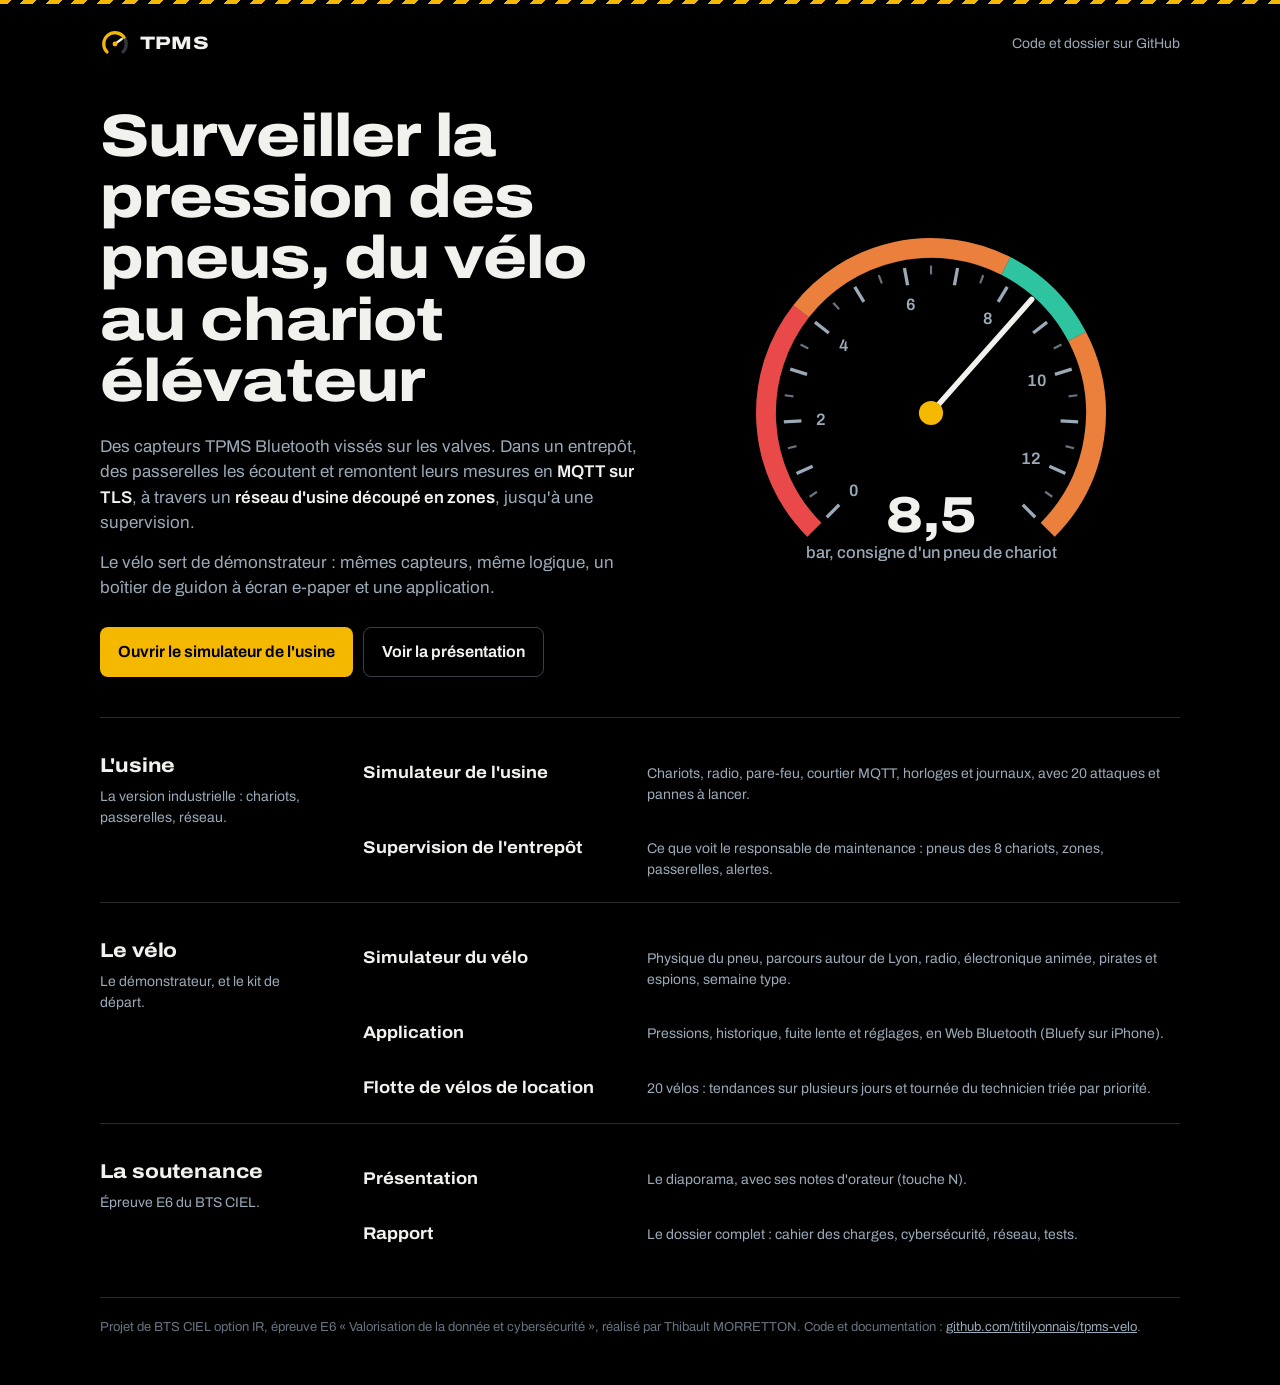
<file: index.html>
<!doctype html>
<html lang="fr">
<head>
  <meta charset="utf-8">
  <meta name="viewport" content="width=device-width, initial-scale=1">
  <title>TPMS · entrepôt et vélo</title>
  <meta name="description" content="Surveillance de la pression des pneus par capteurs TPMS Bluetooth : flotte de chariots élévateurs, réseau d'usine, et kit vélo démonstrateur. Projet BTS CIEL, épreuve E6.">
  <link rel="icon" href="data:image/svg+xml,%3Csvg xmlns=%27http://www.w3.org/2000/svg%27 viewBox=%270 0 32 32%27%3E%3Crect width=%2732%27 height=%2732%27 rx=%277%27 fill=%27%23000%27/%3E%3Cg fill=%27none%27 stroke-linecap=%27round%27%3E%3Cpath d=%27M7.51 25.49A12 12 0 1 1 24.49 25.49%27 stroke=%27%2333383e%27 stroke-width=%273.4%27/%3E%3Cpath d=%27M7.51 25.49A12 12 0 1 1 25.71 9.95%27 stroke=%27%23f5b800%27 stroke-width=%273.4%27/%3E%3Cpath d=%27M16 17L23.28 11.71%27 stroke=%27%23f1f2ee%27 stroke-width=%272.4%27/%3E%3C/g%3E%3Ccircle cx=%2716%27 cy=%2717%27 r=%272.6%27 fill=%27%23f5b800%27/%3E%3C/svg%3E">
  <link rel="preconnect" href="https://fonts.googleapis.com">
  <link rel="stylesheet" href="https://fonts.googleapis.com/css2?family=Archivo:wdth,wght@62..125,100..900&family=JetBrains+Mono:wght@400;500&display=swap">
  <!-- Page d'accueil de GitHub Pages : elle présente le projet et mène
       aux pages. Sans elle, l'adresse racine du site donnait 404. -->
  <style>
    body { margin: 0; color: var(--texte); line-height: 1.5; }
    .page { max-width: 1080px; margin: 0 auto; padding: 28px 24px 48px; }
    .entete { display: flex; align-items: center; justify-content: space-between; gap: 16px; }
    .marque { display: flex; align-items: center; gap: 10px; font-size: 18px; color: var(--texte); text-decoration: none; }
    .entete .lien-depot { color: var(--texte-2); text-decoration: none; font-size: 14px; }
    .entete .lien-depot:hover { color: var(--accent); }

    /* Ouverture : le titre et le manomètre */
    .ouverture { display: grid; grid-template-columns: minmax(0, 1.05fr) minmax(0, .95fr); gap: 32px; align-items: center; padding: 48px 0 40px; }
    .ouverture h1 { font-size: clamp(34px, 5.2vw, 60px); line-height: 1.02; font-weight: 800; font-stretch: 118%; letter-spacing: -.015em; margin: 0 0 22px; max-width: 15ch; }
    .ouverture p { color: var(--texte-2); font-size: 17px; max-width: 54ch; margin: 0 0 14px; }
    .ouverture p strong { color: var(--texte); font-weight: 600; }
    .actions { display: flex; flex-wrap: wrap; gap: 10px; margin-top: 26px; }
    .actions a { display: inline-flex; align-items: center; padding: 12px 18px; border-radius: var(--rayon-petit); font-weight: 650; text-decoration: none; }
    .actions .principal { background: var(--accent); color: var(--sur-accent); }
    .actions .principal:hover { background: var(--accent-clair); }
    .actions .second { border: 1px solid var(--bord-fort); color: var(--texte); }
    .actions .second:hover { border-color: var(--accent); }

    .cadran { width: 100%; max-width: 440px; justify-self: center; }
    .cadran .piste { fill: none; stroke: var(--tuile-3); stroke-width: 18; }
    .cadran .zone { fill: none; stroke-width: 18; }
    .cadran .graduation { stroke: var(--texte-3); stroke-width: 2; }
    .cadran .graduation.forte { stroke: var(--texte-2); stroke-width: 3; }
    .cadran .chiffre-cadran { fill: var(--texte-2); font: 600 15px var(--police); text-anchor: middle; }
    .cadran .aiguille { stroke: var(--texte); stroke-width: 5; stroke-linecap: round; transform-origin: 200px 210px; transform: rotate(-135deg); }
    .cadran.pret .aiguille { transform: rotate(var(--angle)); transition: transform 1.6s cubic-bezier(.3, 1.35, .45, 1); }
    .cadran .axe { fill: var(--accent); }
    .cadran .valeur { fill: var(--texte); font: 800 46px var(--police); font-stretch: 115%; text-anchor: middle; }
    .cadran .unite { fill: var(--texte-2); font: 500 15px var(--police); text-anchor: middle; }

    /* Les pages, classées par usage */
    .rubrique { border-top: 1px solid var(--bord); padding: 28px 0 8px; display: grid; grid-template-columns: 220px minmax(0, 1fr); gap: 24px; }
    .rubrique h2 { font-size: 20px; margin: 4px 0 0; }
    .rubrique > div > p { color: var(--texte-2); font-size: 14px; margin: 6px 0 0; }
    .liens { display: grid; gap: 2px; }
    .liens a { display: grid; grid-template-columns: minmax(0, 260px) minmax(0, 1fr); gap: 4px 24px; align-items: baseline;
      padding: 14px 16px; border-radius: var(--rayon-petit); color: inherit; text-decoration: none; border-left: 3px solid transparent; }
    .liens a:hover, .liens a:focus-visible { background: var(--tuile); border-left-color: var(--accent); }
    .liens b { font-size: 17px; font-weight: 700; font-stretch: 108%; }
    .liens span { color: var(--texte-2); font-size: 14px; }

    footer { border-top: 1px solid var(--bord); margin-top: 28px; padding-top: 20px; color: var(--texte-3); font-size: 13px; }
    footer a { color: var(--texte-2); }

    @media (max-width: 820px) {
      .ouverture { grid-template-columns: 1fr; padding-top: 28px; }
      .cadran { max-width: 320px; order: -1; }
      .rubrique { grid-template-columns: 1fr; gap: 10px; }
      .liens a { grid-template-columns: 1fr; }
    }
  </style>
  <link rel="stylesheet" href="charte/charte.css">
</head>
<body>
<div class="page">
  <header class="entete">
    <a class="marque" href="./"><span class="marque-logo"></span><span>TPMS</span></a>
    <a class="lien-depot" href="https://github.com/titilyonnais/tpms-velo">Code et dossier sur GitHub</a>
  </header>

  <section class="ouverture">
    <div>
      <h1>Surveiller la pression des pneus, du vélo au chariot élévateur</h1>
      <p>Des capteurs TPMS Bluetooth vissés sur les valves. Dans un entrepôt, des passerelles les écoutent et remontent leurs mesures en <strong>MQTT sur TLS</strong>, à travers un <strong>réseau d'usine découpé en zones</strong>, jusqu'à une supervision.</p>
      <p>Le vélo sert de démonstrateur : mêmes capteurs, même logique, un boîtier de guidon à écran e-paper et une application.</p>
      <div class="actions">
        <a class="principal" href="entrepot/simulateur.html">Ouvrir le simulateur de l'usine</a>
        <a class="second" href="presentation/">Voir la présentation</a>
      </div>
    </div>
    <svg class="cadran" id="cadran" viewBox="0 0 400 380" role="img" aria-label="Manomètre : 8,5 bar, la pression de consigne d'un pneu de chariot élévateur">
      <g id="gradu"></g>
      <line class="aiguille" x1="200" y1="210" x2="200" y2="72"/>
      <circle class="axe" cx="200" cy="210" r="11"/>
      <text class="valeur" x="200" y="318">8,5</text>
      <text class="unite" x="200" y="342">bar, consigne d'un pneu de chariot</text>
    </svg>
  </section>

  <section class="rubrique">
    <div><h2>L'usine</h2><p>La version industrielle : chariots, passerelles, réseau.</p></div>
    <nav class="liens" aria-label="Pages de l'usine">
      <a href="entrepot/simulateur.html"><b>Simulateur de l'usine</b><span>Chariots, radio, pare-feu, courtier MQTT, horloges et journaux, avec 20 attaques et pannes à lancer.</span></a>
      <a href="flotte/chariots.html"><b>Supervision de l'entrepôt</b><span>Ce que voit le responsable de maintenance : pneus des 8 chariots, zones, passerelles, alertes.</span></a>
    </nav>
  </section>

  <section class="rubrique">
    <div><h2>Le vélo</h2><p>Le démonstrateur, et le kit de départ.</p></div>
    <nav class="liens" aria-label="Pages du vélo">
      <a href="simulateur/"><b>Simulateur du vélo</b><span>Physique du pneu, parcours autour de Lyon, radio, électronique animée, pirates et espions, semaine type.</span></a>
      <a href="app/"><b>Application</b><span>Pressions, historique, fuite lente et réglages, en Web Bluetooth (Bluefy sur iPhone).</span></a>
      <a href="flotte/"><b>Flotte de vélos de location</b><span>20 vélos : tendances sur plusieurs jours et tournée du technicien triée par priorité.</span></a>
    </nav>
  </section>

  <section class="rubrique">
    <div><h2>La soutenance</h2><p>Épreuve E6 du BTS CIEL.</p></div>
    <nav class="liens" aria-label="Soutenance">
      <a href="presentation/"><b>Présentation</b><span>Le diaporama, avec ses notes d'orateur (touche N).</span></a>
      <a href="https://github.com/titilyonnais/tpms-velo/blob/main/docs/rapport-e6.md"><b>Rapport</b><span>Le dossier complet : cahier des charges, cybersécurité, réseau, tests.</span></a>
    </nav>
  </section>

  <footer>Projet de BTS CIEL option IR, épreuve E6 « Valorisation de la donnée et cybersécurité », réalisé par Thibault MORRETTON. Code et documentation : <a href="https://github.com/titilyonnais/tpms-velo">github.com/titilyonnais/tpms-velo</a>.</footer>
</div>

<script>
  // Le manomètre : graduations de 0 à 13 bar sur 270°, zones des seuils
  // des chariots (crevaison sous 4, basse sous 7,8, haute au-dessus de 9,5).
  (function () {
    var NS = "http://www.w3.org/2000/svg", g = document.getElementById("gradu");
    var cx = 200, cy = 210, r = 150, MAX = 13;
    function angle(bar) { return -135 + 270 * bar / MAX; }               // degrés, 0 = vers le haut
    function point(bar, rayon) { var a = (angle(bar) - 90) * Math.PI / 180; return [cx + rayon * Math.cos(a), cy + rayon * Math.sin(a)]; }
    function arc(de, a, rayon) {
      var p1 = point(de, rayon), p2 = point(a, rayon), grand = (a - de) / MAX * 270 > 180 ? 1 : 0;
      return "M" + p1[0].toFixed(1) + " " + p1[1].toFixed(1) + "A" + rayon + " " + rayon + " 0 " + grand + " 1 " + p2[0].toFixed(1) + " " + p2[1].toFixed(1);
    }
    function el(nom, att) { var e = document.createElementNS(NS, nom); for (var k in att) e.setAttribute(k, att[k]); g.appendChild(e); return e; }
    el("path", { "class": "piste", d: arc(0, MAX, r) });
    [[0, 4, "var(--alerte)"], [4, 7.8, "var(--attention)"], [7.8, 9.5, "var(--ok)"], [9.5, MAX, "var(--attention)"]].forEach(function (z) {
      el("path", { "class": "zone", d: arc(z[0], z[1], r), style: "stroke:" + z[2], "stroke-opacity": z[2] === "var(--ok)" ? 1 : .9 });
    });
    for (var b = 0; b <= MAX; b += 0.5) {
      var forte = b % 1 === 0, a = point(b, r - 16), c = point(b, r - (forte ? 32 : 24));
      el("line", { "class": "graduation" + (forte ? " forte" : ""), x1: a[0], y1: a[1], x2: c[0], y2: c[1] });
      if (forte && b % 2 === 0) { var t = point(b, r - 50); el("text", { "class": "chiffre-cadran", x: t[0], y: t[1] + 5 }).textContent = b; }
    }
    var cadran = document.getElementById("cadran");
    cadran.style.setProperty("--angle", angle(8.5) + "deg");
    // Une seule animation sur la page : l'aiguille monte à 8,5 bar.
    setTimeout(function () { cadran.classList.add("pret"); }, 80);
  })();
</script>
</body>
</html>
</file>
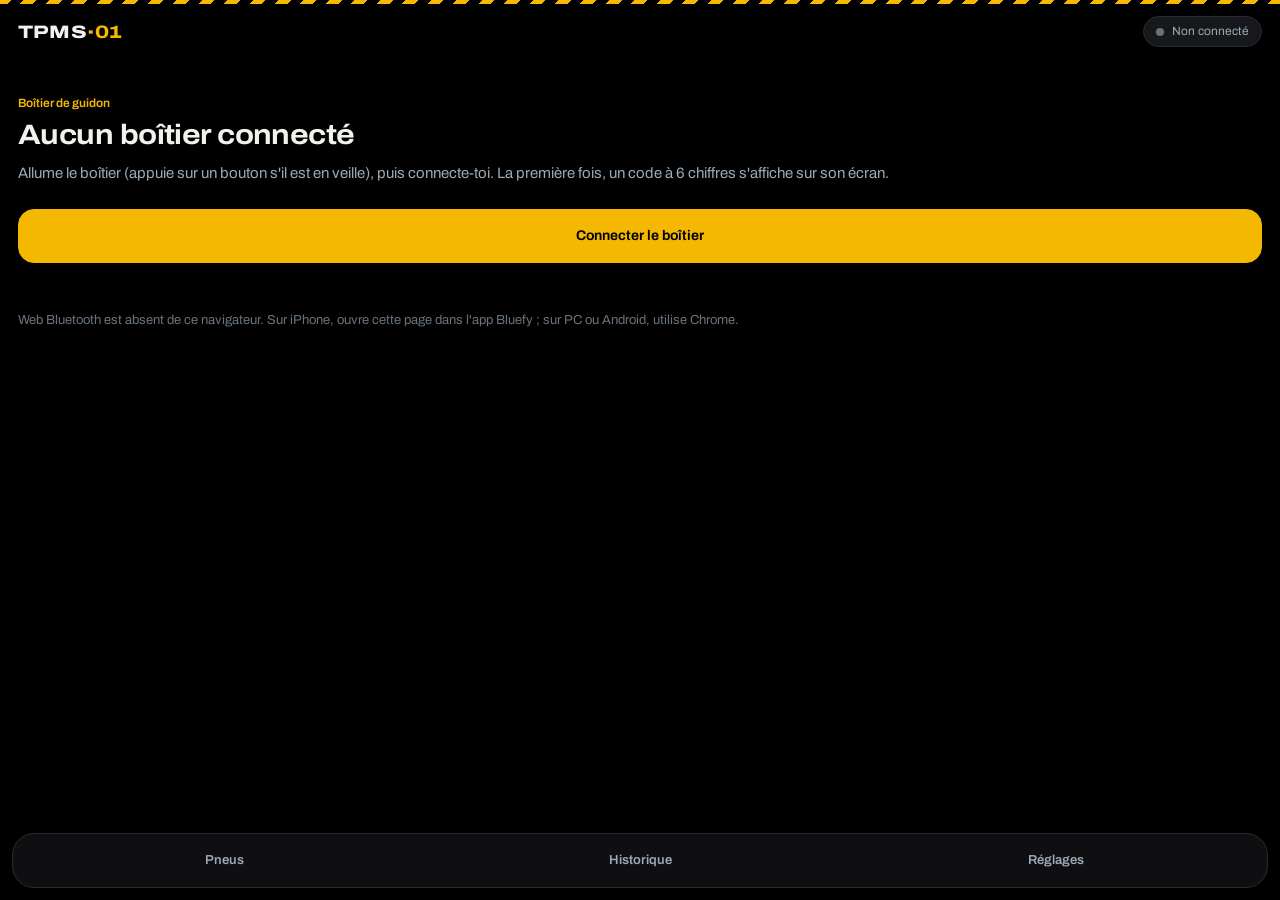
<file: app/index.html>
<!DOCTYPE html>
<html lang="fr">
<head>
  <meta charset="utf-8">
  <meta name="viewport" content="width=device-width, initial-scale=1, viewport-fit=cover">
  <title>TPMS vélo</title>
  <link rel="icon" href="data:image/svg+xml,%3Csvg xmlns=%27http://www.w3.org/2000/svg%27 viewBox=%270 0 32 32%27%3E%3Crect width=%2732%27 height=%2732%27 rx=%277%27 fill=%27%23000%27/%3E%3Cg fill=%27none%27 stroke-linecap=%27round%27%3E%3Cpath d=%27M7.51 25.49A12 12 0 1 1 24.49 25.49%27 stroke=%27%2333383e%27 stroke-width=%273.4%27/%3E%3Cpath d=%27M7.51 25.49A12 12 0 1 1 25.71 9.95%27 stroke=%27%23f5b800%27 stroke-width=%273.4%27/%3E%3Cpath d=%27M16 17L23.28 11.71%27 stroke=%27%23f1f2ee%27 stroke-width=%272.4%27/%3E%3C/g%3E%3Ccircle cx=%2716%27 cy=%2717%27 r=%272.6%27 fill=%27%23f5b800%27/%3E%3C/svg%3E">
  <link rel="preconnect" href="https://fonts.googleapis.com">
  <link rel="stylesheet" href="https://fonts.googleapis.com/css2?family=Archivo:wdth,wght@62..125,100..900&family=JetBrains+Mono:wght@400;500&display=swap">
  <link rel="stylesheet" href="app.css">
  <!-- Identité visuelle commune, chargée en dernier -->
  <link rel="stylesheet" href="../charte/charte.css">
</head>
<body>

<header class="barre">
  <div class="marque">TPMS<span>·01</span></div>
  <div class="etat-liaison" id="etatLiaison"><span class="pastille"></span><span id="texteLiaison">Non connecté</span></div>
</header>

<!-- ============ ÉCRAN DE CONNEXION ============ -->
<section class="vue" id="vueConnexion">
  <p class="surtitre">Boîtier de guidon</p>
  <h1>Aucun boîtier connecté</h1>
  <p class="texte">Allume le boîtier (appuie sur un bouton s'il est en veille), puis connecte-toi. La première fois, un code à 6 chiffres s'affiche sur son écran.</p>
  <button class="bouton plein" id="btnConnecter" type="button">Connecter le boîtier</button>
  <p class="erreur" id="erreurConnexion"></p>
  <p class="note" id="noteTransport"></p>
</section>

<!-- ============ CODE D'APPAIRAGE ============ -->
<section class="vue" id="vueCode" hidden>
  <p class="surtitre">Appairage</p>
  <h1>Code affiché sur le boîtier</h1>
  <p class="texte">Ce code prouve que tu as le boîtier sous les yeux : personne d'autre ne peut s'appairer à ta place.</p>
  <input class="champ-code" id="champCode" inputmode="numeric" maxlength="6" autocomplete="one-time-code" placeholder="••••••">
  <button class="bouton plein" id="btnValiderCode" type="button">Valider</button>
  <p class="erreur" id="erreurCode"></p>
</section>

<!-- ============ PNEUS ============ -->
<section class="vue" id="vuePneus" hidden>
  <div class="entete-vue">
    <h2>Pneus</h2>
    <span class="meta" id="metaSequence"></span>
  </div>
  <div class="roues">
    <article class="roue" id="roueAV">
      <h3>Avant</h3>
      <p class="pression"><span class="valeur">–,––</span> <span class="unite">bar</span></p>
      <p class="details"></p>
      <p class="etat"></p>
    </article>
    <article class="roue" id="roueAR">
      <h3>Arrière</h3>
      <p class="pression"><span class="valeur">–,––</span> <span class="unite">bar</span></p>
      <p class="details"></p>
      <p class="etat"></p>
    </article>
  </div>
  <dl class="grandeurs">
    <div><dt>Vitesse</dt><dd id="valVitesse">–</dd></div>
    <div><dt>Trajet</dt><dd id="valDistance">–</dd></div>
    <div><dt>Boîtier</dt><dd id="valBatterie">–</dd></div>
  </dl>
  <div class="actions">
    <button class="bouton" id="btnRaz" type="button">Remettre le trajet à zéro</button>
    <button class="bouton" id="btnAcquitter" type="button">Acquitter l'alerte</button>
  </div>
</section>

<!-- ============ HISTORIQUE ============ -->
<section class="vue" id="vueHistorique" hidden>
  <div class="entete-vue">
    <h2>Historique</h2>
    <div class="segments" id="choixPeriode">
      <button type="button" data-heures="6">6 h</button>
      <button type="button" data-heures="24" class="actif">24 h</button>
      <button type="button" data-heures="168">7 j</button>
      <button type="button" data-heures="0">Tout</button>
    </div>
  </div>
  <figure class="figure">
    <svg id="courbe" viewBox="0 0 340 200" preserveAspectRatio="none" role="img" aria-label="Pressions dans le temps"></svg>
    <figcaption><span class="trait-av"></span>Avant <span class="trait-ar"></span>Arrière <span class="trait-seuil"></span>Seuils bas</figcaption>
  </figure>
  <h3 class="intertitre">Tendance depuis le dernier regonflage</h3>
  <table class="tableau" id="tableTendance"></table>
  <p class="note">L'app repère des fuites trop lentes pour le boîtier, qui ne garde que 20 minutes de mesures : quelques centièmes de bar par jour suffisent.</p>
  <div class="actions">
    <button class="bouton" id="btnExporter" type="button">Exporter en CSV</button>
    <button class="bouton" id="btnEffacer" type="button">Effacer l'historique</button>
  </div>
</section>

<!-- ============ RÉGLAGES ============ -->
<section class="vue" id="vueReglages" hidden>
  <div class="entete-vue"><h2>Réglages du boîtier</h2></div>
  <form class="formulaire" id="formReglages">
    <fieldset>
      <legend>Roue</legend>
      <label>Circonférence <span class="unite">mm</span>
        <input type="number" id="regCirconference" min="1000" max="3000" step="1">
      </label>
    </fieldset>
    <fieldset>
      <legend>Seuils d'alerte <span class="unite">bar</span></legend>
      <label>Avant, bas <input type="number" id="regAVbas" step="0.05"></label>
      <label>Avant, haut <input type="number" id="regAVhaut" step="0.05"></label>
      <label>Arrière, bas <input type="number" id="regARbas" step="0.05"></label>
      <label>Arrière, haut <input type="number" id="regARhaut" step="0.05"></label>
    </fieldset>
    <fieldset>
      <legend>Énergie</legend>
      <label>Veille après <span class="unite">s</span>
        <input type="number" id="regVeille" min="10" max="3600" step="10">
      </label>
    </fieldset>
    <fieldset>
      <legend>Sécurité</legend>
      <label class="case"><input type="checkbox" id="regListeBlanche"> Liste blanche des capteurs</label>
      <label class="case"><input type="checkbox" id="regVraisemblance"> Contrôle de vraisemblance</label>
      <label class="case"><input type="checkbox" id="regRythme"> Contrôle du rythme</label>
    </fieldset>
    <fieldset>
      <legend>Capteurs appairés</legend>
      <label>Avant <input type="text" id="regAdresseAV" pattern="([0-9A-Fa-f]{2}:){4}[0-9A-Fa-f]{2}" spellcheck="false"></label>
      <label>Arrière <input type="text" id="regAdresseAR" pattern="([0-9A-Fa-f]{2}:){4}[0-9A-Fa-f]{2}" spellcheck="false"></label>
    </fieldset>
    <button class="bouton plein" type="submit">Envoyer au boîtier</button>
    <p class="message" id="messageReglages"></p>
  </form>
  <div class="actions">
    <button class="bouton" id="btnDeconnecter" type="button">Se déconnecter</button>
    <button class="bouton danger" id="btnOublier" type="button">Oublier ce boîtier</button>
  </div>
</section>

<nav class="onglets" id="onglets" hidden>
  <button type="button" data-vue="vuePneus" class="actif">Pneus</button>
  <button type="button" data-vue="vueHistorique">Historique</button>
  <button type="button" data-vue="vueReglages">Réglages</button>
</nav>

<!-- Logique partagée avec le simulateur et le firmware -->
<script src="../logique/trame.js"></script>
<script src="../logique/fuite.js"></script>
<script src="../logique/alertes.js"></script>
<script src="../logique/protocole.js"></script>
<!-- Deux façons de joindre le boîtier : la vraie radio, ou le simulateur -->
<script src="transport-ble.js"></script>
<script src="transport-simule.js"></script>
<script src="app.js"></script>
</body>
</html>
</file>
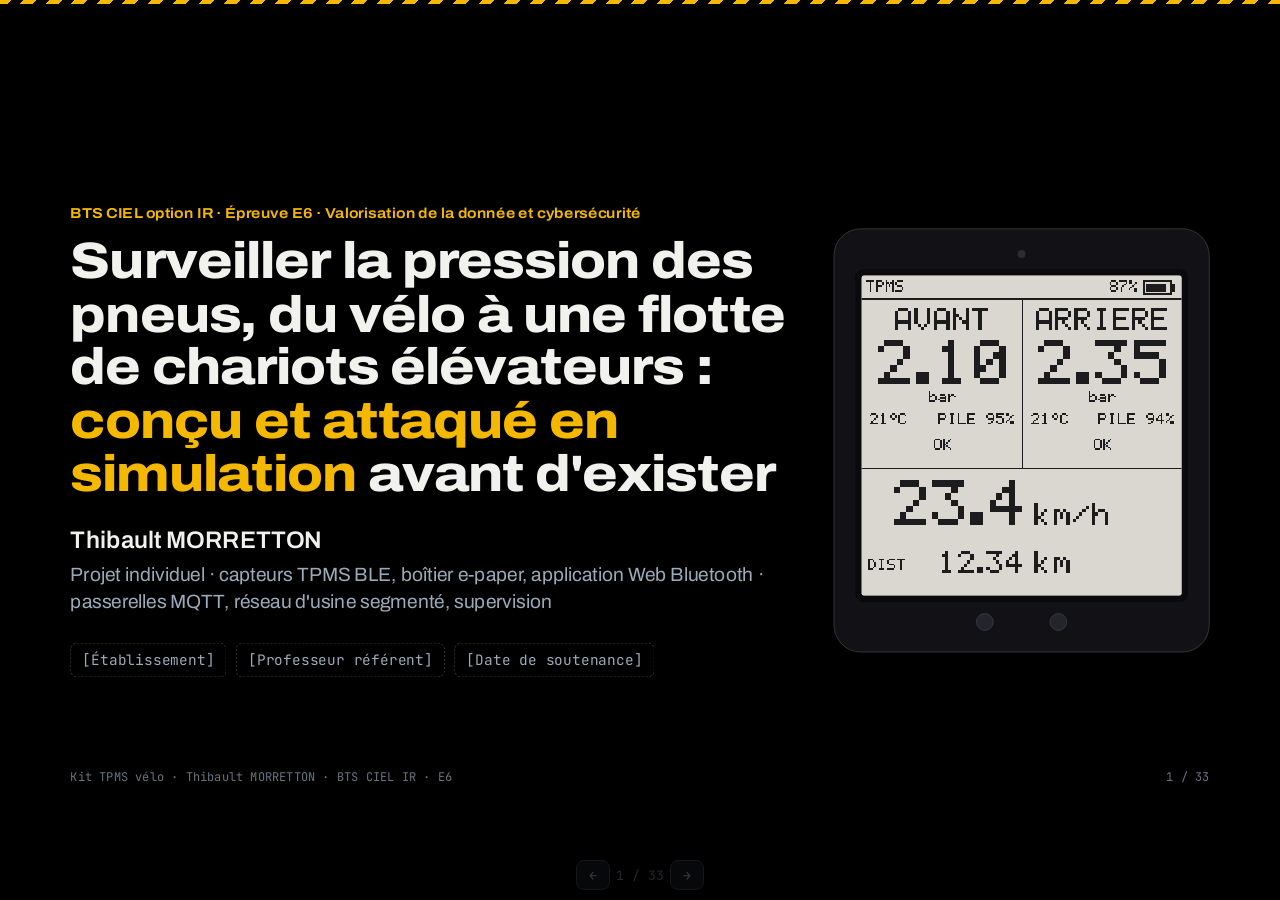
<file: presentation/index.html>
<!doctype html>
<html lang="fr">
<head>
  <meta charset="utf-8">
  <meta name="viewport" content="width=device-width, initial-scale=1">
  <title>Soutenance E6 · TPMS entrepôt et vélo</title>
  <meta name="description" content="Diaporama de soutenance E6 (BTS CIEL IR) de Thibault MORRETTON : surveillance de la pression des pneus d'une flotte de chariots élévateurs (passerelles MQTT, réseau d'usine segmenté), avec un kit vélo comme démonstrateur, conçu en simulation.">
  <link rel="icon" href="data:image/svg+xml,%3Csvg xmlns=%27http://www.w3.org/2000/svg%27 viewBox=%270 0 32 32%27%3E%3Crect width=%2732%27 height=%2732%27 rx=%277%27 fill=%27%23000%27/%3E%3Cg fill=%27none%27 stroke-linecap=%27round%27%3E%3Cpath d=%27M7.51 25.49A12 12 0 1 1 24.49 25.49%27 stroke=%27%2333383e%27 stroke-width=%273.4%27/%3E%3Cpath d=%27M7.51 25.49A12 12 0 1 1 25.71 9.95%27 stroke=%27%23f5b800%27 stroke-width=%273.4%27/%3E%3Cpath d=%27M16 17L23.28 11.71%27 stroke=%27%23f1f2ee%27 stroke-width=%272.4%27/%3E%3C/g%3E%3Ccircle cx=%2716%27 cy=%2717%27 r=%272.6%27 fill=%27%23f5b800%27/%3E%3C/svg%3E">
  <link rel="preconnect" href="https://fonts.googleapis.com">
  <link rel="preconnect" href="https://fonts.gstatic.com" crossorigin>
  <link rel="stylesheet" href="https://fonts.googleapis.com/css2?family=Archivo:wdth,wght@62..125,100..900&family=JetBrains+Mono:wght@400;500&display=swap">
  <link rel="stylesheet" href="presentation.css">
  <!-- Identité visuelle commune, chargée en dernier -->
  <link rel="stylesheet" href="../charte/charte.css">
</head>
<body>

<!--
  Diaporama de soutenance — épreuve E6 « Valorisation de la donnée et cybersécurité »
  Navigation : flèches, espace, Début/Fin, clic (tiers gauche = retour), glissement au doigt.
  N : notes d'orateur · F : plein écran · Ctrl+P : export PDF (une diapositive par page).
  Les chiffres viennent des fiches des faits des 22, 23 et 24/10/2026 et des documents de docs/.
-->

<div class="progression" id="progression"></div>

<main class="scene" id="scene">

<!-- ================================================================ 1 -->
<section class="diapo" data-notes="Se présenter. Projet seul. Le sujet : surveiller la pression des pneus, d'abord sur un vélo, qui sert de démonstrateur, puis sur une flotte de chariots élévateurs dans un entrepôt, avec un vrai réseau d'usine. Le matériel n'est pas encore arrivé : tout ce que je vais montrer a été conçu, testé et attaqué en simulation, et le réseau dans une maquette Docker. L'écran à droite est dessiné par le code du boîtier.">
  <div class="corps grille g-texte-visuel" style="align-items:center; grid-template-columns: 1fr 470px;">
    <div>
      <p class="repere">BTS CIEL option IR · Épreuve E6 · Valorisation de la donnée et cybersécurité</p>
      <h1 class="titre-principal">Surveiller la pression des pneus, du vélo à une flotte de chariots élévateurs : <em>conçu et attaqué en simulation</em> avant d'exister</h1>
      <p class="auteur">Thibault MORRETTON</p>
      <p class="discret" style="margin:0">Projet individuel · capteurs TPMS BLE, boîtier e-paper, application Web Bluetooth · passerelles MQTT, réseau d'usine segmenté, supervision</p>
      <div class="champs">
        <span class="champ">[Établissement]</span>
        <span class="champ">[Professeur référent]</span>
        <span class="champ">[Date de soutenance]</span>
      </div>
    </div>
    <div class="boitier">
      <div class="boitier-leds"><span class="led"></span></div>
      <div class="ecran-cadre"><canvas class="ecran" width="200" height="200" data-ecran="roulage" aria-label="Écran e-paper du boîtier en roulant"></canvas></div>
      <div class="boitier-boutons"><span class="bouton-boitier"></span><span class="bouton-boitier"></span></div>
    </div>
  </div>
</section>

<!-- ================================================================ 2 -->
<section class="diapo" data-notes="Le constat : une crevaison lente se voit trop tard. Les concurrents n'ont pas d'afficheur : il faut regarder son téléphone. Notre différence : un écran e-paper dédié, lisible au soleil, qui fonctionne sans smartphone.">
  <p class="repere">Le besoin et le produit</p>
  <h2>Une crevaison lente se remarque souvent quand le pneu est <em>déjà presque à plat</em></h2>
  <div class="corps grille g-large-etroit">
    <div>
      <div class="carte carte-accent" style="margin-bottom:24px">
        <span class="etiquette">Le kit</span>
        <div class="chiffre">≈ 89 €<small>prix de vente visé</small></div>
        <p class="discret">2 capteurs de pression vissés sur les valves · 1 boîtier de guidon à écran e-paper · 1 application web</p>
      </div>
      <div class="defile">
        <table>
          <thead><tr><th>Produit</th><th>Prix indicatif</th><th>Afficheur dédié</th></tr></thead>
          <tbody>
            <tr><td>SKS Airspy</td><td>≈ 100 € la paire de capteurs</td><td class="discret">Non, smartphone ou compteur</td></tr>
            <tr><td>Quarq TyreWiz</td><td>≈ 250 £ la paire</td><td class="discret">Non, smartphone ou compteur</td></tr>
            <tr class="retenu"><td><b>Ce projet</b></td><td>≈ 89 € le kit</td><td><b>Oui, e-paper</b></td></tr>
          </tbody>
        </table>
      </div>
    </div>
    <div class="grille" style="gap:16px">
      <div class="carte"><h3>Lisible en plein soleil</h3><p class="discret petit">E-paper réflectif, sans rétroéclairage ; une image affichée ne consomme rien.</p></div>
      <div class="carte"><h3>Sans smartphone</h3><p class="discret petit">L'application ne sert qu'aux réglages et à l'historique.</p></div>
      <div class="carte"><h3>Compteur intégré</h3><p class="discret petit">Vitesse et distance par aimant de rayon et interrupteur reed.</p></div>
    </div>
  </div>
</section>

<!-- ================================================================ 3 -->
<section class="diapo" data-notes="Un professeur m'a dit que le projet n'était pas assez industriel et manquait de réseau. Je n'ai pas changé de projet : je lui ai donné un contexte industriel. Une entreprise de logistique a des chariots élévateurs à pneus gonflables ; un pneu sous-gonflé rend le chariot instable, surtout charge levée : c'est de la sécurité au travail. Attention : beaucoup de chariots d'intérieur ont des bandages pleins ; je vise ceux à pneus gonflables, 7 à 10 bar, d'où des capteurs poids lourd 0 à 13 bar. Le vélo devient la maquette à petite échelle : mêmes valves, mêmes capteurs, même logique, et une vraie démonstration possible devant vous.">
  <p class="repere">Contexte industriel</p>
  <h2>Le même système surveille une <em>flotte de chariots élévateurs</em> ; le vélo devient le démonstrateur</h2>
  <div class="corps grille g-large-etroit">
    <div class="defile">
      <table class="serre" style="font-size:18px">
        <thead><tr><th>Existant (vélo)</th><th>Version industrielle (entrepôt)</th></tr></thead>
        <tbody>
          <tr><td>2 capteurs TPMS BLE</td><td>4 capteurs « poids lourd » (0 à 13 bar) par chariot, même trame</td></tr>
          <tr><td>Boîtier de guidon</td><td>Afficheur embarqué du cariste</td></tr>
          <tr><td>Logique : trame, vraisemblance, alertes, fuite</td><td><b>Réutilisée telle quelle</b> par le serveur et la supervision</td></tr>
          <tr><td>Liaison radio capteurs → boîtier</td><td><b>Passerelles BLE → MQTT</b> au plafond, une par zone</td></tr>
          <tr><td>Serveur de flotte (vélos de location)</td><td>Reçoit aussi les chariots, par MQTT sur TLS</td></tr>
          <tr class="retenu"><td>—</td><td><b>Réseau d'usine</b> en 4 zones, pare-feu, NTP, syslog</td></tr>
        </tbody>
      </table>
    </div>
    <div class="grille" style="gap:16px">
      <div class="carte carte-accent"><h3>Sécurité au travail</h3><p class="discret petit">Un pneu sous-gonflé rend le chariot instable, surtout charge levée ; il s'use et peut éclater.</p></div>
      <div class="carte"><h3>Pneus gonflables, 7 à 10 bar</h3><p class="discret petit">Pas les bandages pleins des chariots d'intérieur. Capteurs « poids lourd » : hypothèse à confirmer.</p></div>
      <div class="carte"><h3>Une vraie infrastructure</h3><p class="discret petit">Zones et conduits (IEC 62443), MQTT, certificats, maquette Docker de 10 conteneurs.</p></div>
    </div>
  </div>
</section>

<!-- ================================================================ 4 -->
<section class="diapo" data-notes="Chaque exigence a un critère mesurable. Je les retrouverai plus loin : crevaison en moins de 10 s, autonomie d'au moins une semaine, fuite lente, cybersécurité.">
  <p class="repere">Cahier des charges</p>
  <h2>Six exigences mesurables guident toute la conception</h2>
  <div class="corps grille g3 grands" style="grid-auto-rows: 1fr;">
    <div class="carte"><span class="etiquette rouge">EF-09</span><div class="chiffre">&lt; 10 s</div><p class="discret petit">entre le passage sous 0,5 bar et l'alerte CREVAISON (bip + LED + écran)</p></div>
    <div class="carte"><span class="etiquette orange">EF-08</span><div class="chiffre">−0,15<small>bar/h</small></div><p class="discret petit">pente de la pression qui déclenche FUITE LENTE, calculée sur 10 à 20 min d'historique</p></div>
    <div class="carte"><span class="etiquette vert">ENF-01</span><div class="chiffre">≥ 7<small>jours</small></div><p class="discret petit">d'autonomie pour le boîtier (LiPo 500 mAh), en visant plusieurs semaines</p></div>
    <div class="carte"><span class="etiquette">EF-12</span><div class="chiffre">0<small>smartphone</small></div><p class="discret petit">nécessaire en roulant : pression, température, piles, vitesse et distance sur l'e-paper</p></div>
    <div class="carte"><span class="etiquette">ENF-12 à 17</span><div class="chiffre">4<small>protections</small></div><p class="discret petit">liste blanche, vraisemblance, contrôle du rythme, liaison app appairée et chiffrée</p></div>
    <div class="carte"><span class="etiquette">EF-13 à 15</span><div class="chiffre">1<small>page web</small></div><p class="discret petit">Web Bluetooth : réglages, courbes, fuite sur plusieurs jours, export CSV ; iPhone via Bluefy</p></div>
  </div>
</section>

<!-- ================================================================ 5 -->
<section class="diapo" data-notes="Deux liaisons radio de nature opposée. Capteurs vers boîtier : des annonces en clair, que je ne maîtrise pas, c'est là que porte l'analyse de risques. Boîtier vers application : une connexion que je maîtrise, appairée par code et chiffrée. Safari ne gère pas Web Bluetooth, d'où Bluefy sur iPhone.">
  <p class="repere">Architecture</p>
  <h2>Trois éléments reliés par deux liaisons radio : <em>l'une subie, l'autre maîtrisée</em></h2>
  <div class="corps">
    <div class="defile defile-schema"><svg class="schema" viewBox="0 0 1424 500" role="img" aria-label="Capteurs TPMS vers boîtier XIAO nRF52840, boîtier vers application Web Bluetooth">
      <defs>
        <marker id="fl-rouge" viewBox="0 0 10 10" refX="9" refY="5" markerWidth="8" markerHeight="8" orient="auto"><path d="M0,0 L10,5 L0,10 z" fill="#ff4d4d"/></marker>
        <marker id="fl-gris" viewBox="0 0 10 10" refX="9" refY="5" markerWidth="8" markerHeight="8" orient="auto"><path d="M0,0 L10,5 L0,10 z" fill="#6b6b76"/></marker>
        <marker id="fl-vert" viewBox="0 0 10 10" refX="9" refY="5" markerWidth="8" markerHeight="8" orient="auto-start-reverse"><path d="M0,0 L10,5 L0,10 z" fill="#2ec4a0"/></marker>
      </defs>
      <!-- Capteurs -->
      <rect x="0" y="20" width="290" height="120" rx="16" fill="#0e0e11" stroke="#24242c"/>
      <text x="22" y="58" font-size="24" font-weight="600">Capteur avant</text>
      <text x="22" y="90" font-size="18" fill="#a1a1aa">TPMS BLE, bouchon de valve</text>
      <text x="22" y="116" font-size="18" fill="#a1a1aa">pile CR1632</text>
      <rect x="0" y="170" width="290" height="120" rx="16" fill="#0e0e11" stroke="#24242c"/>
      <text x="22" y="208" font-size="24" font-weight="600">Capteur arrière</text>
      <text x="22" y="240" font-size="18" fill="#a1a1aa">TPMS BLE, bouchon de valve</text>
      <text x="22" y="266" font-size="18" fill="#a1a1aa">pile CR1632</text>
      <rect x="0" y="350" width="290" height="100" rx="16" fill="#0e0e11" stroke="#24242c"/>
      <text x="22" y="388" font-size="22" font-weight="600">Aimant + reed</text>
      <text x="22" y="420" font-size="18" fill="#a1a1aa">un top par tour de roue</text>

      <!-- Liaison capteurs → boîtier -->
      <path d="M296,80 C420,80 440,170 556,170" fill="none" stroke="#ff4d4d" stroke-width="2.5" stroke-dasharray="8 6" marker-end="url(#fl-rouge)"/>
      <path d="M296,230 C420,230 440,200 556,200" fill="none" stroke="#ff4d4d" stroke-width="2.5" stroke-dasharray="8 6" marker-end="url(#fl-rouge)"/>
      <path d="M296,400 L556,400" fill="none" stroke="#6b6b76" stroke-width="2.5" marker-end="url(#fl-gris)"/>
      <text x="426" y="26" font-size="18" text-anchor="middle" fill="#ff4d4d" font-weight="600">Annonces BLE en clair</text>
      <text x="426" y="50" font-size="16" text-anchor="middle" fill="#a1a1aa">18 octets, sans chiffrement</text>
      <text x="426" y="70" font-size="16" text-anchor="middle" fill="#a1a1aa">ni signature</text>
      <text x="426" y="388" font-size="16" text-anchor="middle" fill="#a1a1aa">fil, entrée GPIO</text>

      <!-- Boîtier -->
      <rect x="562" y="20" width="350" height="430" rx="22" fill="#19160b" stroke="#f5b800" stroke-opacity=".55"/>
      <text x="590" y="62" font-size="26" font-weight="600">Boîtier de guidon</text>
      <text x="590" y="100" font-size="19" fill="#f5b800" class="mono">Seeed XIAO nRF52840</text>
      <text x="590" y="146" font-size="19" fill="#d4d4d8">E-paper 1,54″ 200 × 200</text>
      <text x="590" y="180" font-size="19" fill="#d4d4d8">Buzzer + LED d'alerte</text>
      <text x="590" y="214" font-size="19" fill="#d4d4d8">2 LED d'éclairage latérales</text>
      <text x="590" y="248" font-size="19" fill="#d4d4d8">2 boutons étanches</text>
      <text x="590" y="282" font-size="19" fill="#d4d4d8">LiPo 500 mAh</text>
      <text x="590" y="316" font-size="19" fill="#d4d4d8">Recharge magnétique</text>
      <text x="590" y="350" font-size="19" fill="#d4d4d8">Boîtier 3D visé IPX7</text>
      <text x="590" y="384" font-size="19" fill="#d4d4d8">Baromètre BMP280, évent</text>
      <text x="590" y="428" font-size="17" fill="#a1a1aa">Décode, filtre, alerte, affiche</text>

      <!-- Liaison boîtier ↔ app -->
      <path d="M922,235 L1126,235" fill="none" stroke="#2ec4a0" stroke-width="3" marker-start="url(#fl-vert)" marker-end="url(#fl-vert)"/>
      <text x="1024" y="196" font-size="18" text-anchor="middle" fill="#2ec4a0" font-weight="600">BLE appairée</text>
      <text x="1024" y="218" font-size="18" text-anchor="middle" fill="#2ec4a0" font-weight="600">et chiffrée</text>
      <text x="1024" y="266" font-size="15" text-anchor="middle" fill="#a1a1aa">LE Secure Connections</text>
      <text x="1024" y="288" font-size="15" text-anchor="middle" fill="#a1a1aa">code à 6 chiffres</text>
      <text x="1024" y="310" font-size="15" text-anchor="middle" fill="#a1a1aa">affiché sur l'e-paper</text>

      <!-- Application -->
      <rect x="1134" y="90" width="290" height="290" rx="22" fill="#0e0e11" stroke="#24242c"/>
      <text x="1156" y="132" font-size="24" font-weight="600">Application web</text>
      <text x="1156" y="166" font-size="18" fill="#f5b800" class="mono">Web Bluetooth</text>
      <text x="1156" y="206" font-size="18" fill="#d4d4d8">iPhone : Bluefy</text>
      <text x="1156" y="234" font-size="18" fill="#d4d4d8">PC, Android : Chrome</text>
      <text x="1156" y="278" font-size="17" fill="#a1a1aa">Réglages, seuils</text>
      <text x="1156" y="304" font-size="17" fill="#a1a1aa">Historique, fuite lente</text>
      <text x="1156" y="330" font-size="17" fill="#a1a1aa">Export CSV</text>
    </svg></div>
  </div>
  <p class="note-bas">Safari n'implémente pas Web Bluetooth : sur l'iPhone, la page s'ouvre dans le navigateur Bluefy. Flutter a été écarté, car compiler pour iOS exige un Mac.</p>
</section>

<!-- ================================================================ 6 -->
<section class="diapo" data-notes="Être honnête : la commande est passée le 20/10, rien n'est arrivé. C'est ce qui a motivé la simulation complète. Le schéma électrique est fait (révision C du 24/10, 34 composants), il manque quelques composants (MOSFET, diode, résistances). Le 24/10, j'ai ajouté un baromètre BMP280 et une coupure de la recharge par grand froid : ces pièces ne sont pas encore chiffrées. Le XIAO n'avait plus de broches : j'ai supprimé le fil BUSY de l'écran (attente fixe, plus longue au froid, à mesurer à l'oscilloscope), branché le baromètre sur le bus SPI de l'écran et mis les deux boutons sur une seule broche lue en analogique. Conséquence : le geste pour oublier les téléphones devient bouton 1 maintenu 5 s au démarrage.">
  <p class="repere">Matériel</p>
  <h2>Le matériel est commandé pour 86,61 € TTC, <em>mais pas encore reçu</em></h2>
  <div class="corps grille" style="grid-template-columns: 650px 1fr; gap: 40px; align-items:start;">
    <div class="defile">
      <table class="serre" style="font-size:18px">
        <tbody>
          <tr><td>Lot de 2 capteurs TPMS BLE</td><td class="n">22,19 €</td></tr>
          <tr><td>Seeed XIAO nRF52840</td><td class="n">11,99 €</td></tr>
          <tr><td>E-paper WeAct 1,54″ (SSD1681)</td><td class="n">8,49 €</td></tr>
          <tr><td>LiPo 3,7 V 500 mAh</td><td class="n">5,59 €</td></tr>
          <tr><td>Aimant de rayon + reed PS-3150</td><td class="n">3,95 €</td></tr>
          <tr><td>2 boutons étanches, buzzer, LED, joints, connecteur</td><td class="n">7,52 €</td></tr>
          <tr><td class="discret">Frais de port</td><td class="n discret">26,88 €</td></tr>
          <tr class="retenu"><td><b>Total TTC (AliExpress, 20/10/2026)</b></td><td class="n"><b>86,61 €</b></td></tr>
        </tbody>
      </table>
      <p class="discret tres-petit" style="margin:16px 0 0">À commander en plus : 2 MOSFET canal N, 1 diode 1N4148, résistances. Sur place : imprimante 3D, fer à souder CMS, oscilloscope ; pas de mesureur de consommation.</p>
      <p class="discret tres-petit" style="margin:10px 0 0"><b class="orange">Ajouté le 24/10, pas encore chiffré :</b> baromètre GY-BMP280, interrupteur TPS22918, 2N7002, 100 kΩ, 1 MΩ, 2,2 kΩ, pastille ePTFE Ø 10 mm. Broches libérées : fil BUSY de l'écran supprimé, deux boutons sur D5.</p>
    </div>
    <figure style="margin:0">
      <div class="image-schema"><img src="../docs/schema/schema-boitier.svg" alt="Schéma électrique du boîtier de guidon"></div>
      <figcaption class="discret tres-petit" style="margin-top:8px">Schéma électrique du boîtier (docs/schema/schema-boitier.svg)</figcaption>
    </figure>
  </div>
</section>

<!-- ================================================================ 7 -->
<section class="diapo" data-notes="Version 2 du boîtier : la première était trop carrée. Forme de compteur GPS, PETG, aucune pièce n'a besoin de support. Les cotes sont calculées à partir des composants, chacune marquée fiche, mesurée au plan, hypothèse ou choix. Joint radial plutôt que plat : son écrasement ne dépend que des dimensions, pas du serrage ; une façade de 2,4 mm fléchirait entre deux vis distantes de 57 mm. Fixation : collier fendu et bride serrés par une vis M3, cales pour 4 diamètres de cintre ; le boîtier glisse en queue d'aronde et se verrouille par un cran, la butée reprend les appuis sur les boutons. Imprimante inconnue : les jeux sont des paramètres, réglés avec la pièce test_jeux. Contrôle d'interférences : chaque pièce contre chaque composant et contre les autres pièces, intersections vides, parois d'au moins 2 mm ; 7 défauts trouvés et corrigés, par exemple la gorge où le joint écrasé débordait de 95 mm³ dans la façade. Le 24/10 : un évent de 3 mm sous le fond, fermé par une pastille ePTFE qui laisse passer l'air mais pas l'eau, pour que le baromètre voie l'altitude ; la carte du BMP280 est posée juste au-dessus, sous les boutons. Contrôle refait : 36 calculs en 80 s, aucune collision. Reste à imprimer.">
  <p class="repere">Boîtier mécanique · OpenSCAD</p>
  <h2>Un boîtier de 46 × 64 × 28 mm, <em>dimensionné à partir des composants</em></h2>
  <div class="corps grille g-apercu">
    <figure class="apercu-3d">
      <img src="../boitier-3d/rendus/eclate.png" alt="Rendu OpenSCAD du boîtier en vue éclatée : vis M2, façade avec l'écran et le joint torique, coque avec boutons et LED, collier, demi-cales, bride et vis M3 autour d'un cintre">
    </figure>
    <div class="grille cartes-serrees" style="gap:12px; align-content:start">
      <div class="carte carte-accent">
        <div class="chiffre">46 × 64 × 28<small>mm</small></div>
        <p class="discret petit">Forme de compteur GPS, en PETG, imprimé sans support ; hauteur imposée par les écrous des boutons de 12 mm.</p>
      </div>
      <div class="carte">
        <h3>Joint torique radial 53 × 1,8, écrasé 21,3 %</h3>
        <p class="discret petit">15,7 à 27 % avec ±0,1 mm d'erreur d'impression ; gorge remplie à 66 %. Un joint plat dépendrait du serrage des vis.</p>
      </div>
      <div class="carte">
        <h3>Collier vissé, boîtier amovible sans outil</h3>
        <p class="discret petit">Collier et bride serrés par une vis M3, cales de 22,2 à 31,8 mm ; le boîtier s'enclenche par une glissière à cran.</p>
      </div>
      <div class="carte">
        <span class="etiquette rouge">Pas encore imprimé</span>
        <h3>Aucune interférence, parois ≥ 2 mm</h3>
        <p class="discret petit">10 pièces contrôlées contre chaque composant et entre elles : 7 défauts corrigés ; évent ePTFE sous le fond pour le baromètre. Restent les jeux (test_jeux) et l'étanchéité.</p>
      </div>
    </div>
  </div>
</section>

<!-- ================================================================ 8 -->
<section class="diapo" data-notes="Principe central : la logique est écrite une seule fois, sous forme de fonctions pures. Le temps est un paramètre, ce qui permet de simuler une semaine en quelques secondes. La même fonction existe en JS et en C++ : exemple de la compensation en température.">
  <p class="repere">Méthode</p>
  <h2>Sans matériel, le projet est devenu un jumeau numérique : <em>la même logique tourne partout</em></h2>
  <div class="corps">
    <div class="defile defile-schema"><svg class="schema" viewBox="0 0 1424 300" role="img" aria-label="Le dossier logique est utilisé par le simulateur, l'application et le firmware">
      <defs>
        <marker id="fl-violet" viewBox="0 0 10 10" refX="9" refY="5" markerWidth="8" markerHeight="8" orient="auto"><path d="M0,0 L10,5 L0,10 z" fill="#f5b800"/></marker>
      </defs>
      <rect x="432" y="0" width="560" height="112" rx="18" fill="#19160b" stroke="#f5b800" stroke-opacity=".6"/>
      <text x="712" y="40" font-size="24" font-weight="600" text-anchor="middle" class="mono" fill="#f5b800">logique/</text>
      <text x="712" y="72" font-size="18" text-anchor="middle" fill="#d4d4d8">trame · vitesse · fuite · alertes · sécurité · protocole</text>
      <text x="712" y="98" font-size="16" text-anchor="middle" fill="#a1a1aa">fonctions pures : ni page web, ni horloge, ni radio</text>
      <path d="M560,114 L230,190" stroke="#f5b800" stroke-width="2" fill="none" marker-end="url(#fl-violet)"/>
      <path d="M712,114 L712,190" stroke="#f5b800" stroke-width="2" fill="none" marker-end="url(#fl-violet)"/>
      <path d="M864,114 L1194,190" stroke="#f5b800" stroke-width="2" fill="none" marker-end="url(#fl-violet)"/>
      <rect x="0" y="196" width="450" height="104" rx="18" fill="#0e0e11" stroke="#24242c"/>
      <text x="24" y="232" font-size="22" font-weight="600">Simulateur · JavaScript</text>
      <text x="24" y="262" font-size="17" fill="#a1a1aa">sources simulées : monde physique,</text>
      <text x="24" y="286" font-size="17" fill="#a1a1aa">radio, pirate</text>
      <rect x="487" y="196" width="450" height="104" rx="18" fill="#0e0e11" stroke="#24242c"/>
      <text x="511" y="232" font-size="22" font-weight="600">Application · JavaScript</text>
      <text x="511" y="262" font-size="17" fill="#a1a1aa">fichiers inclus tels quels,</text>
      <text x="511" y="286" font-size="17" fill="#a1a1aa">transport Web Bluetooth</text>
      <rect x="974" y="196" width="450" height="104" rx="18" fill="#0e0e11" stroke="#24242c"/>
      <text x="998" y="232" font-size="22" font-weight="600">Firmware XIAO · C++</text>
      <text x="998" y="262" font-size="17" fill="#a1a1aa">traduction fidèle ; sources réelles :</text>
      <text x="998" y="286" font-size="17" fill="#a1a1aa">scan BLE, reed, boutons</text>
    </svg></div>
    <div class="grille g2" style="margin-top:26px; gap:20px">
      <div>
        <p class="tres-petit discret" style="margin:0 0 6px">logique/fuite.js</p>
<pre class="code"><span class="kw">TPMS.pressionCompenseeBar</span> = function (pressionRelBar, temperatureC) {
  var absolue = pressionRelBar + 1.01325;
  return absolue * 293.15 / (temperatureC + 273.15) - 1.01325;
};</pre>
      </div>
      <div>
        <p class="tres-petit discret" style="margin:0 0 6px">firmware/tpms_boitier/src/logique/fuite.cpp</p>
<pre class="code">float <span class="kw">pressionCompenseeBar</span>(float pressionRelBar, float temperatureC) {
  float absolue = pressionRelBar + 1.01325f;
  return absolue * 293.15f / (temperatureC + 273.15f) - 1.01325f;
}</pre>
      </div>
    </div>
  </div>
  <p class="note-bas">Le temps est toujours un paramètre : <code>maintenantMs</code> dans le simulateur, <code>millis()</code> dans le firmware. Une semaine se rejoue en quelques secondes.</p>
</section>

<!-- ================================================================ 9 -->
<section class="diapo" data-notes="Autour du boîtier simulé, un monde physique : pneu, météo, vélo, radio, électronique. Pas fixes de 50 ms : même graine et mêmes actions donnent exactement le même résultat, ce qui permet de rejouer une sortie.">
  <p class="repere">Le monde simulé</p>
  <h2>Autour du boîtier, la simulation reproduit <em>la physique, la radio et l'électricité</em></h2>
  <div class="corps grille g3 grands" style="grid-auto-rows: 1fr; gap:20px">
    <div class="carte"><h3>Pneu</h3><p class="discret petit">Loi des gaz parfaits, échauffement au soleil et en roulant, perméation de la chambre, crevaison, fuite lente, pompe.</p></div>
    <div class="carte"><h3>Atmosphère</h3><p class="discret petit">Pression selon l'altitude : le capteur mesure par rapport à 1 013 hPa, d'où une erreur en montagne, que corrige le baromètre du boîtier. Météo heure par heure.</p></div>
    <div class="carte"><h3>Vélo et cycliste</h3><p class="discret petit">Poids, roulement selon la pression, air, freins, pentes ; 4 parcours réels autour de Lyon ; passages de l'aimant devant le reed.</p></div>
    <div class="carte"><h3>Radio BLE</h3><p class="discret petit">Distance, ombrage, masquage par la jante, canaux 37/38/39, collisions, Wi-Fi, brouillage, vélos voisins, pirate.</p></div>
    <div class="carte"><h3>Électronique</h3><p class="discret petit">LiPo et chargeur, courant de chaque composant selon l'état du boîtier, schéma animé ; température du boîtier, recharge coupée par grand froid ; batterie vide, boîtier éteint.</p></div>
    <div class="carte carte-accent"><h3>Temps reproductible</h3><p class="discret petit">Pas fixes de 50 ms en roulant, 1 s au calme ; ≈ 12,7 µs par pas. Graine + actions horodatées : rejeu identique.</p></div>
  </div>
</section>

<!-- ================================================================ 10 -->
<section class="diapo" data-notes="La donnée de départ : 18 octets diffusés en clair. Expliquer le little-endian sur la pression. Point important pour la cybersécurité : l'adresse est fixe et il n'y a ni compteur ni signature. Format supposé, à vérifier à la réception des capteurs.">
  <p class="repere">La donnée brute</p>
  <h2>Chaque capteur diffuse 18 octets <em>en clair</em>, décodés octet par octet</h2>
  <div class="corps">
    <div class="trame" aria-label="Trame d'exemple : capteur avant, 2,1 bar, 20,5 °C, pile 95 %">
      <div class="octet c-fab"><span class="val" data-octet="0">00</span><span class="idx">0</span></div>
      <div class="octet c-fab"><span class="val" data-octet="1">01</span><span class="idx">1</span></div>
      <div class="octet c-num"><span class="val" data-octet="2">80</span><span class="idx">2</span></div>
      <div class="octet c-adr"><span class="val" data-octet="3">EA</span><span class="idx">3</span></div>
      <div class="octet c-adr"><span class="val" data-octet="4">CA</span><span class="idx">4</span></div>
      <div class="octet c-adr"><span class="val" data-octet="5">3F</span><span class="idx">5</span></div>
      <div class="octet c-adr"><span class="val" data-octet="6">1B</span><span class="idx">6</span></div>
      <div class="octet c-adr"><span class="val" data-octet="7">07</span><span class="idx">7</span></div>
      <div class="octet c-pres"><span class="val" data-octet="8">50</span><span class="idx">8</span></div>
      <div class="octet c-pres"><span class="val" data-octet="9">34</span><span class="idx">9</span></div>
      <div class="octet c-pres"><span class="val" data-octet="10">03</span><span class="idx">10</span></div>
      <div class="octet c-pres"><span class="val" data-octet="11">00</span><span class="idx">11</span></div>
      <div class="octet c-temp"><span class="val" data-octet="12">02</span><span class="idx">12</span></div>
      <div class="octet c-temp"><span class="val" data-octet="13">08</span><span class="idx">13</span></div>
      <div class="octet c-temp"><span class="val" data-octet="14">00</span><span class="idx">14</span></div>
      <div class="octet c-temp"><span class="val" data-octet="15">00</span><span class="idx">15</span></div>
      <div class="octet c-pile"><span class="val" data-octet="16">5F</span><span class="idx">16</span></div>
      <div class="octet c-alarm"><span class="val" data-octet="17">00</span><span class="idx">17</span></div>
    </div>
    <div class="champs-trame">
      <div class="champ-trame" style="grid-column: span 2"><b>Fabricant</b>00 01</div>
      <div class="champ-trame c-num"><b>N°</b>1</div>
      <div class="champ-trame c-adr" style="grid-column: span 5"><b>Adresse fixe</b>EA:CA:3F:1B:07</div>
      <div class="champ-trame c-pres" style="grid-column: span 4"><b>Pression</b>2,10 bar</div>
      <div class="champ-trame c-temp" style="grid-column: span 4"><b>Température</b>20,50 °C</div>
      <div class="champ-trame"><b>Pile</b>95 %</div>
      <div class="champ-trame c-alarm"><b>Alarme</b>non</div>
    </div>
    <div class="grille g2" style="margin-top:30px; gap:22px">
      <div class="calcul">
        <span class="fl">pression, little-endian :</span><br>
        50 34 03 00 → 0x00033450 = 210 000 Pa → <span class="vert">2,10 bar</span><br>
        <span class="fl">température, centièmes de °C :</span><br>
        02 08 00 00 → 0x00000802 = 2 050 → <span class="orange">20,50 °C</span>
      </div>
      <div class="carte" style="padding:22px 26px">
        <span class="etiquette rouge">Conséquence pour la sécurité</span>
        <p class="petit">Ni compteur, ni signature : rien ne distingue une trame rejouée ou imitée d'une vraie. L'adresse fixe permet aussi de reconnaître un vélo.</p>
      </div>
    </div>
  </div>
  <p class="note-bas">Octets recalculés à l'ouverture par <code>TPMS.encoderTrame</code> (logique/trame.js). Format supposé, d'après github.com/schlumpf2009/TPMS : à confirmer à la réception des capteurs.</p>
</section>

<!-- ================================================================ 11 -->
<section class="diapo" data-notes="Valorisation de la donnée : la trame brute devient une information fiable. Trois contrôles avant d'accepter. L'historique est compensé en température : sans cela, un pneu qui refroidit simulait une fuite. La pente est une régression linéaire. Les mêmes données alimentent écran, alertes et application. L'écran et les alertes utilisent la pression corrigée de l'altitude ; l'historique garde la pression du capteur : c'est la diapositive suivante.">
  <p class="repere">Chaîne de la donnée</p>
  <h2>De la trame à l'alerte, la donnée est <em>filtrée, compensée, puis interprétée</em></h2>
  <div class="corps">
    <div class="chaine">
      <div class="etape"><span class="num">1</span><b>Réception</b>Écoute 3 s toutes les 5 s, position variable ; 15 s d'écoute renforcée si doute</div>
      <div class="etape"><span class="num">2</span><b>Décodage</b>18 octets, identifiant fabricant, n° ≥ 0x80 ; sinon trame invalide</div>
      <div class="etape"><span class="num">3</span><b>Contrôles</b>Liste blanche, rythme des trames, vraisemblance physique</div>
      <div class="etape"><span class="num">4</span><b>Historique</b>Pression du capteur ramenée à 20 °C ; 1 point toutes les 30 s, 40 points = 20 min</div>
      <div class="etape"><span class="num">5</span><b>Fuite lente</b>Pente par moindres carrés, après 10 min ; alerte sous −0,15 bar/h</div>
      <div class="etape"><span class="num">6</span><b>État</b>Du plus grave au moins grave : suspect, perdu, crevaison, basse, haute, fuite, OK</div>
    </div>
    <div class="sorties">
      <div class="carte"><h3>Écran e-paper</h3><p class="discret petit">Pression corrigée de l'altitude ; rafraîchi au plus toutes les 2 s, et seulement si l'image change.</p></div>
      <div class="carte"><h3>Bip + LED</h3><p class="discret petit">À l'apparition d'une alerte ; acquittement par appui long.</p></div>
      <div class="carte"><h3>Application</h3><p class="discret petit">Mesures toutes les 5 s, historique local sur plusieurs jours, export CSV.</p></div>
    </div>
    <div class="carte carte-formule">
      <div class="formule">P<sub>20</sub> = (P + 1,013) × 293,15 / (T + 273,15) − 1,013</div>
      <p class="discret petit">Gaz parfait à volume constant : sans cette compensation, un pneu chauffé au soleil puis refroidi déclenchait une fausse fuite lente.</p>
    </div>
  </div>
</section>

<!-- ================================================================ 12 -->
<section class="diapo" data-notes="Ajout du 24/10. Les capteurs retirent une pression fixe de 1 013,25 hPa : à 1 500 m, ils annoncent 0,17 bar de moins que le manomètre de la pompe. Un baromètre BMP280, derrière un évent à membrane, mesure l'air réel et corrige. Le point important pour la valorisation : la même trame donne deux pressions. L'écran et les alertes utilisent la pression manomètre, celle avec laquelle le cycliste regonfle et règle ses seuils. L'historique de la fuite lente et la prévision gardent la pression du capteur, qui suit la quantité d'air : sinon, une descente de col ressemblerait à une fuite, environ −0,55 bar/h d'après l'atmosphère standard du simulateur, plus de trois fois le seuil. L'application fait pareil : elle retire la correction, transmise dans l'octet 19 de MESURES. Le même BMP280 donne la température : la recharge est coupée hors de 2 à 43 °C.">
  <p class="repere">Valorisation de la donnée · baromètre</p>
  <h2>Une seule trame, deux pressions : <em>l'une pour l'écran, l'autre pour l'historique</em></h2>
  <div class="corps">
    <div class="pastilles">
      <span>BMP280 derrière un évent ePTFE</span><span>1 mesure toutes les 10 s</span><span>≈ 0,4 µA</span><span>1 500 m : 846 hPa → +0,17 bar</span><span>Lyon : ≈ 993 hPa → +0,02 bar</span>
    </div>
    <div class="carte carte-formule">
      <div class="formule">P<sub>manomètre</sub> = P<sub>capteur</sub> + (1 013,25 − P<sub>air</sub>) / 1 000</div>
      <p class="discret petit">Le capteur retire 1 013,25 hPa fixes, le manomètre retire l'air réel. Exemple vérifié par un test : capteur 2,00 bar sous 846 hPa → 2,17 bar.</p>
    </div>
    <div class="grille g2" style="gap:24px; margin-top:22px">
      <div class="carte carte-accent">
        <span class="etiquette">Écran et alertes · « suis-je assez gonflé ? »</span>
        <div class="chiffre">1,87<small>bar affichés, pas d'alerte</small></div>
        <p class="discret petit">Pression « manomètre », celle de la pompe et des seuils. Capteur 1,70 bar à 1 500 m, seuil bas 1,8 bar : sans baromètre, le boîtier aurait bipé pour rien.</p>
      </div>
      <div class="carte">
        <span class="etiquette vert">Historique · « est-ce que je perds de l'air ? »</span>
        <div class="chiffre">≈ −0,55<small>bar/h de fausse fuite évitée</small></div>
        <p class="discret petit">Pression du capteur, qui suit la quantité d'air. Sinon, descendre 1 000 m en 12 min (calcul) dépasserait trois fois le seuil de fuite lente. L'app retire aussi la correction (octet 19 de MESURES).</p>
      </div>
    </div>
  </div>
  <p class="note-bas">Le même BMP280 donne la température : recharge coupée hors de 2 à 43 °C (hystérésis 3 °C). Simulateur : à −5,7 °C dehors, coupée 90 min ; reprise ≈ 11 min après le retour à la maison.</p>
</section>

<!-- ================================================================ 13 -->
<section class="diapo" data-notes="Ces trois écrans ne sont pas des images : ils sont dessinés à l'ouverture de la page par ecran.js, epaper.js et la police 5x7, le code qui sera recopié dans le firmware. En alerte, la colonne passe en négatif, visible d'un coup d'œil.">
  <p class="repere">Écran du boîtier</p>
  <h2>Ces écrans sont dessinés par <em>le code destiné au boîtier</em>, au pixel près</h2>
  <div class="corps trois-ecrans ecran-petit">
    <figure>
      <div class="boitier">
        <div class="boitier-leds"><span class="led"></span></div>
        <div class="ecran-cadre"><canvas class="ecran" width="200" height="200" data-ecran="roulage" aria-label="Écran en roulant"></canvas></div>
        <div class="boitier-boutons"><span class="bouton-boitier"></span><span class="bouton-boitier"></span></div>
      </div>
      <figcaption><b>En roulant</b><span class="discret">pressions, températures, piles, vitesse, distance</span></figcaption>
    </figure>
    <figure>
      <div class="boitier">
        <div class="boitier-leds"><span class="led allumee"></span></div>
        <div class="ecran-cadre"><canvas class="ecran" width="200" height="200" data-ecran="crevaison" aria-label="Écran avec crevaison arrière"></canvas></div>
        <div class="boitier-boutons"><span class="bouton-boitier"></span><span class="bouton-boitier"></span></div>
      </div>
      <figcaption><b class="rouge">Crevaison arrière</b><span class="discret">colonne en négatif, bip et LED</span></figcaption>
    </figure>
    <figure>
      <div class="boitier">
        <div class="boitier-leds"><span class="led allumee"></span></div>
        <div class="ecran-cadre"><canvas class="ecran" width="200" height="200" data-ecran="suspect" aria-label="Écran avec signal suspect à l'avant"></canvas></div>
        <div class="boitier-boutons"><span class="bouton-boitier"></span><span class="bouton-boitier"></span></div>
      </div>
      <figcaption><b class="orange">Signal suspect</b><span class="discret">pression masquée plutôt que fausse</span></figcaption>
    </figure>
  </div>
  <p class="note-bas">200 × 200 pixels noir et blanc, soit 5 000 octets d'image · police 5×7 identique en JavaScript et en C++ · chiffres de 28 pixels de haut (≈ 3,9 mm) · valeurs d'exemple.</p>
</section>

<!-- ================================================================ 14 -->
<section class="diapo" data-notes="Valorisation sur plusieurs jours : un relevé compensé en température par sortie, une régression linéaire, et on divise la marge restante par la perte par jour. Au 3e jour, 16 jours annoncés ; le seuil est atteint vers le 18e ; l'erreur finit à 1 ou 2 jours. Pas de prévision avant 4 relevés sur 2 jours. Les statistiques par jour et par semaine viennent du même enregistrement.">
  <p class="repere">Valorisation de la donnée</p>
  <h2>Le boîtier prévoit le regonflage : <em>16 jours annoncés au 3e jour, seuil atteint vers le 18e</em></h2>
  <div class="corps grille g-prevision">
    <div>
      <svg class="schema" viewBox="0 0 820 400" role="img" aria-label="Allure de la pression sur 21 jours, prévision faite au 3e jour">
        <line x1="70" y1="40" x2="70" y2="360" stroke="#33333d"/>
        <line x1="70" y1="360" x2="790" y2="360" stroke="#33333d"/>
        <text x="58" y="100" font-size="21" text-anchor="end" fill="#a1a1aa">2,2</text>
        <text x="58" y="206" font-size="21" text-anchor="end" fill="#a1a1aa">2,0</text>
        <text x="58" y="312" font-size="21" text-anchor="end" fill="#a1a1aa">1,8</text>
        <text x="0" y="26" font-size="19" fill="#6b6b76">bar (à 20 °C)</text>
        <g font-size="19" fill="#6b6b76" text-anchor="middle">
          <text x="70" y="390">J0</text><text x="172.9" y="390">J3</text><text x="275.7" y="390">J6</text><text x="378.6" y="390">J9</text>
          <text x="481.5" y="390">J12</text><text x="584.3" y="390">J15</text><text x="687.2" y="390">J18</text><text x="790" y="390">J21</text>
        </g>
        <line x1="70" y1="306.7" x2="790" y2="306.7" stroke="#ff4d4d" stroke-width="1.5" stroke-dasharray="6 5"/>
        <text x="786" y="292" font-size="19" text-anchor="end" fill="#ff4d4d">seuil bas 1,8 bar</text>
        <line x1="70" y1="93.3" x2="687.2" y2="306.7" stroke="#6b6b76" stroke-width="2.5"/>
        <line x1="172.9" y1="128.9" x2="721.5" y2="306.7" stroke="#f5b800" stroke-width="2.5" stroke-dasharray="9 6"/>
        <circle cx="70" cy="93.3" r="6" fill="#f5b800"/><circle cx="104.3" cy="105.2" r="6" fill="#f5b800"/>
        <circle cx="138.6" cy="117" r="6" fill="#f5b800"/><circle cx="172.9" cy="128.9" r="6" fill="#f5b800"/>
        <circle cx="721.5" cy="306.7" r="7" fill="none" stroke="#f5b800" stroke-width="2.5"/>
        <circle cx="687.2" cy="306.7" r="7" fill="#ff4d4d"/>
        <text x="200" y="118" font-size="22" fill="#f5b800" font-weight="600">au J3 : « regonfler dans 16 j »</text>
        <text x="200" y="146" font-size="19" fill="#a1a1aa">4 relevés, droite des moindres carrés</text>
        <text x="640" y="342" font-size="21" text-anchor="end" fill="#f4f4f6">seuil atteint ≈ J18</text>
      </svg>
      <p class="discret tres-petit" style="margin:6px 0 0">Allure schématique · mesure sur 3 semaines simulées : chambre butyle, 2,2 bar, seuil 1,8 bar ; erreur finale 1 à 2 jours.</p>
      <p class="petit" style="margin:16px 0 0"><span class="violet mono">jours = (P − seuil) / perte par jour</span><br><span class="discret">1 relevé compensé à 20 °C par sortie · au moins 4 relevés sur 2 jours · « stable » sous 0,005 bar/j · un regonflage efface les relevés</span></p>
    </div>
    <figure style="margin:0; text-align:center" class="ecran-petit">
      <div class="boitier">
        <div class="boitier-leds"><span class="led"></span></div>
        <div class="ecran-cadre"><canvas class="ecran" width="200" height="200" data-ecran="trajet" aria-label="Page 2 de l'écran : statistiques du trajet et prévision du regonflage"></canvas></div>
        <div class="boitier-boutons"><span class="bouton-boitier"></span><span class="bouton-boitier"></span></div>
      </div>
      <figcaption class="petit" style="margin-top:12px"><b>Page 2 de l'écran</b><br><span class="discret">dernière ligne : « REGONFLER AV 12J AR 15J »</span></figcaption>
    </figure>
    <div class="carte">
      <h3>Statistiques par jour et par semaine</h3>
      <ul class="discret petit">
        <li>distance et minutes de roulage</li>
        <li>pression moyenne en roulant, pondérée par le temps</li>
        <li>pression minimale</li>
        <li>regonflages repérés (hausse &gt; 0,2 bar)</li>
        <li>minutes en alerte</li>
        <li>énergie consommée par le boîtier</li>
      </ul>
      <p class="discret tres-petit" style="margin-top:12px">Calculées à partir de l'enregistrement (<code>logique/statistiques.js</code>), page Données du simulateur.</p>
    </div>
  </div>
</section>

<!-- ================================================================ 15 -->
<section class="diapo" data-notes="EBIOS Risk Manager simplifiée, 15 scénarios, gravité fois vraisemblance. Usurpation et rejeu passent d'élevé à faible. Le seul risque élevé restant est le pistage S12 : il vient des capteurs du commerce (adresse fixe en clair), le boîtier n'y peut rien. Avec la proposition de capteurs v2, il tomberait à 3.">
  <p class="repere">Analyse de risques · EBIOS RM simplifiée</p>
  <h2>15 scénarios pour le kit : un seul reste élevé, <em>le pistage</em>, hors de portée du boîtier</h2>
  <div class="corps matrices">
    <div class="matrice-bloc">
      <h3>Avant les mesures</h3>
      <div class="matrice">
        <div class="axe">4</div><div class="case moyen"></div><div class="case eleve"></div><div class="case eleve"></div><div class="case eleve"></div>
        <div class="axe">3</div><div class="case faible"><span>S6</span><span>S13</span></div><div class="case moyen"><span>S7</span><span>S8</span></div><div class="case eleve"><span>S3</span><span>S4</span><span>S12</span></div><div class="case eleve"></div>
        <div class="axe">2</div><div class="case faible"><span>S15</span></div><div class="case moyen"><span>S5</span><span>S9</span></div><div class="case moyen"><span>S1</span><span>S2</span><span>S14</span></div><div class="case eleve"></div>
        <div class="axe">1</div><div class="case faible"></div><div class="case faible"><span>S10</span></div><div class="case faible"></div><div class="case moyen"></div>
        <div></div><div class="axe">1</div><div class="axe">2</div><div class="axe">3</div><div class="axe">4</div>
      </div>
      <p class="titre-axe">gravité (vertical) × vraisemblance (horizontal)</p>
    </div>
    <div class="matrice-bloc">
      <h3>Après les mesures</h3>
      <div class="matrice">
        <div class="axe">4</div><div class="case moyen"></div><div class="case eleve"></div><div class="case eleve"></div><div class="case eleve"></div>
        <div class="axe">3</div><div class="case faible"><span>S3</span><span>S4</span><span class="residuel">S6</span><span>S7</span><span>S8</span><span class="residuel">S13</span></div><div class="case moyen"></div><div class="case eleve"><span class="residuel">S12</span></div><div class="case eleve"></div>
        <div class="axe">2</div><div class="case faible"><span>S2</span><span>S9</span></div><div class="case moyen"></div><div class="case moyen"><span class="residuel">S1</span><span class="residuel">S11</span></div><div class="case eleve"></div>
        <div class="axe">1</div><div class="case faible"><span>S10</span><span>S15</span></div><div class="case faible"><span>S5</span></div><div class="case faible"><span>S14</span></div><div class="case moyen"></div>
        <div></div><div class="axe">1</div><div class="axe">2</div><div class="axe">3</div><div class="axe">4</div>
      </div>
      <div class="legende-niveaux">
        <span><i style="background:rgba(46, 196, 160,.35)"></i>faible 1–3</span>
        <span><i style="background:rgba(255, 138, 61,.4)"></i>moyen 4–6</span>
        <span><i style="background:rgba(255, 77, 77,.5)"></i>élevé 8–16</span>
        <span><i style="outline:1.5px solid #a1a1aa"></i>résiduel assumé</span>
      </div>
      <p class="discret tres-petit" style="margin:8px 0 0">Avec les capteurs v2 proposés : S12 passerait de 9 à 3 (faible).</p>
    </div>
    <ul class="liste-scenarios">
      <li><span class="code">S1</span>Écoute et traçage du vélo</li>
      <li><span class="code">S2</span>Capteur d'un vélo voisin</li>
      <li><span class="code">S3</span>Usurpation d'adresse</li>
      <li><span class="code">S4</span>Rejeu de trames</li>
      <li><span class="code">S5</span>Brouillage radio</li>
      <li><span class="code">S6</span>Brouillage + imitation du rythme</li>
      <li><span class="code">S7</span>Appairage malveillant</li>
      <li><span class="code">S8</span>Code d'appairage par essais</li>
      <li><span class="code">S9</span>Réglages absurdes</li>
      <li><span class="code">S10</span>Vol des données de l'app</li>
      <li><span class="code">S11</span>Fausse intrusion (déni de service)</li>
      <li><span class="code">S12</span><b>Pistage par un réseau de récepteurs</b></li>
      <li><span class="code">S13</span>Pirate synchronisé</li>
      <li><span class="code">S14</span>Inondation d'annonces</li>
      <li><span class="code">S15</span>Effacement des traces du journal</li>
    </ul>
  </div>
</section>

<!-- ================================================================ 16 -->
<section class="diapo" data-notes="L'attaque est réaliste : une carte ESP32 sait écouter et émettre des annonces BLE. Les études sur les TPMS automobiles (Rouf et al., USENIX 2010) ont montré le même défaut. Sans protection, le boîtier affiche une fausse crevaison et le cycliste s'arrête.">
  <p class="repere">Démonstration de l'attaque</p>
  <h2>Une carte à environ 5 € suffit pour <em>se faire passer pour un capteur</em></h2>
  <div class="corps grille" style="grid-template-columns: 1fr 400px; gap: 56px; align-items:start;">
    <div>
      <ol class="etapes">
        <li>Le pirate écoute l'air<span>Une application de scan BLE ou une carte ESP32 lit les annonces en clair.</span></li>
        <li>Il recopie l'identité du capteur avant<span>Numéro 0x80 et adresse fixe EA:CA:3F:1B:07.</span></li>
        <li>Il émet 0,3 bar avec cette identité, une trame par seconde<span>Le vrai capteur continue d'annoncer 2,2 bar toutes les 3 s.</span></li>
        <li>Variante : le rejeu<span>Il renvoie octet pour octet des trames enregistrées la veille, pneu bien gonflé, pour masquer une vraie crevaison.</span></li>
      </ol>
      <p class="discret petit" style="margin:4px 0 0">Même défaut que celui démontré sur les TPMS automobiles : Rouf et al., USENIX Security 2010. Le pirate est simulé par <code>simulateur/sources/pirate.js</code>.</p>
    </div>
    <figure style="margin:0; text-align:center" class="ecran-petit">
      <div class="boitier">
        <div class="boitier-leds"><span class="led allumee"></span></div>
        <div class="ecran-cadre"><canvas class="ecran" width="200" height="200" data-ecran="pirate" aria-label="Écran trompé : fausse crevaison à l'avant"></canvas></div>
        <div class="boitier-boutons"><span class="bouton-boitier"></span><span class="bouton-boitier"></span></div>
      </div>
      <figcaption class="petit" style="margin-top:12px"><b class="rouge">Sans protection</b><br><span class="discret">fausse crevaison affichée à l'avant</span></figcaption>
    </figure>
  </div>
</section>

<!-- ================================================================ 17 -->
<section class="diapo" data-notes="On ne peut pas prouver qu'une trame vient du vrai capteur : on ne peut que trier. C'est l'empilement qui arrête le pirate. Le rythme ignore les trames rapprochées quand la pression baisse (vraie crevaison) ; un pirate mêlé au vrai capteur fait forcément remonter la valeur. Résultat : 0 fausse valeur sur 300 décalages.">
  <p class="repere">Les parades</p>
  <h2>Trois filtres empilés : la fausse crevaison du pirate <em>n'est jamais acceptée</em> (0 sur 300 décalages)</h2>
  <div class="corps grille" style="grid-template-columns: 410px 1fr 372px; gap: 26px; align-items:start;">
    <div class="filtres">
      <div class="filtre"><b>1 · Liste blanche</b>seules les 2 adresses appairées sont lues</div>
      <div class="fleche-bas">↓</div>
      <div class="filtre"><b>2 · Rythme</b>2 trames d'une adresse à moins de 2 s, sans baisse de pression = anomalie ; 3 en 60 s = SIGNAL SUSPECT, quarantaine 60 s</div>
      <div class="fleche-bas">↓</div>
      <div class="filtre"><b>3 · Vraisemblance</b>au plus 0,3 bar/s ; au-delà, 3 trames concordantes, jamais pendant un doute</div>
    </div>
    <div class="defile">
      <table style="font-size:18px">
        <thead><tr><th>Protections actives</th><th>Résultat</th></tr></thead>
        <tbody>
          <tr><td>Liste blanche seule</td><td class="rouge">fausses trames acceptées</td></tr>
          <tr><td>+ vraisemblance</td><td class="rouge">le pirate rapide finit par passer</td></tr>
          <tr class="retenu"><td><b>Les trois</b></td><td><span class="vert">SIGNAL SUSPECT ; 0 fausse valeur acceptée sur 300 décalages</span></td></tr>
          <tr><td>Rejeu pour masquer une vraie crevaison</td><td><span class="vert">alerte dans 120 cas sur 120</span>, au pire en 5 s</td></tr>
        </tbody>
      </table>
      <p class="discret petit" style="margin:16px 0 0"><b class="orange">Limite assumée :</b> une fausse pression proche de la vraie (0,8 à 1,5 bar) peut s'afficher jusqu'à 6 s avant le SIGNAL SUSPECT.</p>
    </div>
    <figure style="margin:0; text-align:center" class="ecran-petit">
      <div class="boitier">
        <div class="boitier-leds"><span class="led allumee"></span></div>
        <div class="ecran-cadre"><canvas class="ecran" width="200" height="200" data-ecran="suspect" aria-label="Écran protégé : signal suspect à l'avant"></canvas></div>
        <div class="boitier-boutons"><span class="bouton-boitier"></span><span class="bouton-boitier"></span></div>
      </div>
      <figcaption class="petit" style="margin-top:12px"><b class="vert">Avec les protections</b><br><span class="discret">intrusion signalée</span></figcaption>
    </figure>
  </div>
</section>

<!-- ================================================================ 18 -->
<section class="diapo" data-notes="Quatre menaces ajoutées. Pirate synchronisé : le délai aléatoire de la norme BLE l'empêche de se superposer, le rythme le repère, mais une vraie crevaison peut être masquée par moments. Inondation : on la détecte, on ne peut pas l'empêcher ; sans liste blanche elle suffirait. Homme du milieu : c'est le code à 6 chiffres sur l'e-paper qui le bloque. Le 24/10 : le téléphone déjà appairé, volé, ou une page piégée dans Bluefy. Couper une protection ou changer de capteur ne s'applique qu'après un appui long sur le bouton 2 du boîtier ; l'écran affiche CONFIRMER et la liste exacte ; tout autre bouton, 30 s, la veille ou la déconnexion annulent. Piège évité : la commande ACQUITTER de l'application fait la même chose qu'un appui long, mais elle ne peut pas confirmer ; un test le vérifie.">
  <p class="repere">Nouvelles attaques</p>
  <h2>Quatre menaces de plus : chacune est détectée ou bloquée, <em>avec sa limite</em></h2>
  <div class="corps defile">
    <table style="font-size:19px">
      <thead><tr><th style="width:270px">Attaque simulée</th><th>Ce que fait le boîtier</th><th style="width:420px">Limite</th></tr></thead>
      <tbody>
        <tr>
          <td><b>Pirate synchronisé</b><br><span class="discret petit">émet en même temps que le vrai capteur, à 1 m</span></td>
          <td>Le délai aléatoire de 0 à 10 ms de la norme BLE empêche la superposition exacte : le boîtier reçoit les deux trames, <span class="vert">SIGNAL SUSPECT en 1 s</span></td>
          <td class="discret">Entre deux quarantaines, une vraie crevaison reste masquée <b class="orange">98 s sur 240 s</b></td>
        </tr>
        <tr>
          <td><b>Inondation</b><br><span class="discret petit">500 annonces/s à adresses aléatoires</span></td>
          <td>« Radio saturée » détectée en <span class="vert">16 s</span>, SATURE affiché, ligne au journal ; 22 à 23 trames de nos capteurs encore acceptées en 60 s</td>
          <td class="discret">On la détecte, on ne peut pas l'empêcher. <b class="rouge">Sans liste blanche</b> : 0 trame correcte, état INTRUSION</td>
        </tr>
        <tr>
          <td><b>Homme du milieu</b><br><span class="discret petit">à l'appairage de l'application</span></td>
          <td>Sans code (Just Works), le pirate règle le seuil bas à 0,5 bar sans que le cycliste le voie. Avec le <span class="vert">code à 6 chiffres affiché sur l'e-paper</span> : 3 essais faux, blocage 1 min</td>
          <td class="discret">≈ 5 mois d'essais sans interruption pour une chance sur deux</td>
        </tr>
        <tr>
          <td><b>Téléphone appairé volé</b><br><span class="discret petit">ou page piégée dans Bluefy (24/10)</span></td>
          <td>Couper une protection ou changer de capteur : rien n'est appliqué, l'écran affiche <span class="vert">CONFIRMER ?</span> et la liste ; <span class="vert">appui long sur le bouton 2</span> du boîtier, sinon annulé (autre bouton, 30 s, veille, déconnexion)</td>
          <td class="discret">La commande ACQUITTER de l'app ne confirme pas. Qui a le vélo <b class="orange">et</b> le téléphone déverrouillé peut tout changer</td>
        </tr>
      </tbody>
    </table>
  </div>
  <p class="note-bas">Avec les capteurs v2 proposés : trames du pirate synchronisé ignorées, crevaison signalée en 4 s ; 163 à 173 trames rejouées refusées en 4 min.</p>
</section>

<!-- ================================================================ 19 -->
<section class="diapo" data-notes="Le risque le plus réaliste n'est pas le pirate mais l'espion : aucune compétence, des récepteurs à 40 euros. Avec les capteurs du commerce, il relie tous les trajets et trouve l'heure et le lieu de départ. C'est une donnée personnelle au sens du RGPD. Le boîtier ne peut rien y faire : l'adresse fixe est émise par le capteur.">
  <p class="repere">Vie privée</p>
  <h2>Avec 20 récepteurs à 40 €, un espion relie <em>10 trajets en 5 jours</em> au même vélo</h2>
  <div class="corps">
    <div class="pastilles">
      <span>20 récepteurs espions</span><span>≈ 40 € pièce</span><span>un tous les ≈ 700 m</span><span>antenne 5 dBi, −98 dBm</span><span>semaine type, 5 jours</span>
    </div>
    <div class="grille g2" style="gap:24px; margin-top:24px">
      <div class="carte">
        <span class="etiquette rouge">Capteurs du commerce · produit actuel</span>
        <div class="chiffre">10 trajets<small>reliés sur 5 jours</small></div>
        <p class="discret petit">2 adresses fixes suivies, 89 passages chacune. L'espion en déduit un départ chaque matin à 7 h 46 près du même récepteur, et un retour à 17 h 31.</p>
      </div>
      <div class="carte carte-accent">
        <span class="etiquette vert">Capteurs v2 · proposition</span>
        <div class="chiffre">77 adresses<small>différentes</small></div>
        <p class="discret petit">Aucune adresse vue sur plus d'un trajet : des passages isolés, impossibles à relier entre eux.</p>
      </div>
    </div>
    <div class="carte" style="margin-top:24px">
      <p class="petit"><b class="rouge">S12 : 3 × 3 = 9, élevé.</b> <span class="discret">Aucune parade possible avec des capteurs du commerce : adresse fixe émise en clair, programme non modifiable. Trajets et horaires sont des données personnelles (RGPD). Risque signalé dans la notice ; la vraie correction demande des capteurs v2.</span></p>
    </div>
  </div>
  <p class="note-bas">Récepteurs simulés le long des parcours en ville, avec le bilan de liaison du modèle radio (<code>simulateur/sources/mouchards.js</code>, page Vie privée).</p>
</section>

<!-- ================================================================ 20 -->
<section class="diapo" data-notes="Proposition pour une version 2, simulée mais pas réalisée : elle demande des capteurs dont on écrit le programme. Une clé par capteur, partagée à l'appairage. L'adresse change tous les quarts d'heure, seul le boîtier sait la reconnaître. Le compteur arrête le rejeu, la signature arrête l'imitation.">
  <p class="repere">Proposition · capteurs version 2</p>
  <h2>Des capteurs v2 qui <em>changent d'adresse et signent chaque trame</em></h2>
  <div class="corps">
    <div class="trame-v2" aria-label="Trame v2 de 26 octets : 18 octets comme la v1, compteur de 4 octets, signature de 4 octets">
      <div class="seg seg-v1"><b>18 octets comme la v1</b>adresse privée · pression · température · pile</div>
      <div class="seg seg-cpt"><b>Compteur</b>4 octets</div>
      <div class="seg seg-sig"><b>Signature</b>4 octets</div>
    </div>
    <p class="discret tres-petit" style="margin:8px 0 0">26 octets : tient dans une annonce BLE de 31 octets · clé secrète de 16 octets par capteur, partagée avec le boîtier à l'appairage (QR code dans la boîte)</p>
    <div class="grille g3" style="gap:20px; margin-top:28px; grid-auto-rows:1fr">
      <div class="carte">
        <span class="etiquette">Adresse privée</span>
        <div class="chiffre">15<small>min</small></div>
        <p class="discret petit">entre deux changements : 2 octets au hasard ‖ HMAC(clé, 01 ‖ alea) tronqué à 3 octets ; le boîtier reconnaît son capteur en recalculant.</p>
      </div>
      <div class="carte">
        <span class="etiquette">Compteur</span>
        <div class="chiffre">0<small>rejeu accepté</small></div>
        <p class="discret petit">Un compteur déjà vu est refusé : 163 à 173 trames rejouées refusées en 4 min, crevaison signalée.</p>
      </div>
      <div class="carte">
        <span class="etiquette">Signature HMAC-SHA256</span>
        <div class="chiffre">1 / 4<small>milliards</small></div>
        <p class="discret petit">de chances qu'une fausse trame passe, par essai. Les trames en clair sont ignorées : plus besoin du contrôle du rythme.</p>
      </div>
    </div>
  </div>
  <p class="note-bas">Proposition simulée (<code>logique/trame2.js</code>, traduite en C++), non réalisée : les capteurs commandés restent en version 1.</p>
</section>

<!-- ================================================================ 21 -->
<section class="diapo" data-notes="Chaque ligne contient l'empreinte de la précédente : modifier une ligne casse la chaîne à cet endroit. Limite honnête : quelqu'un qui réécrit tout le journal en recalculant les empreintes passe la vérification ; d'où la copie de la dernière empreinte sur le téléphone. SHA-256 écrit à la main en JS et en C++, vérifié avec les vecteurs officiels.">
  <p class="repere">Traçabilité</p>
  <h2>Le journal de sécurité est chaîné par SHA-256 : <em>une ligne modifiée casse la chaîne</em></h2>
  <div class="corps">
    <div class="defile defile-schema"><svg class="schema" viewBox="0 0 1424 230" role="img" aria-label="Trois lignes du journal ; chacune contient l'empreinte de la précédente ; la ligne 42 modifiée casse la chaîne">
      <defs>
        <marker id="fl-violet-j" viewBox="0 0 10 10" refX="9" refY="5" markerWidth="8" markerHeight="8" orient="auto"><path d="M0,0 L10,5 L0,10 z" fill="#f5b800"/></marker>
        <marker id="fl-rouge-j" viewBox="0 0 10 10" refX="9" refY="5" markerWidth="8" markerHeight="8" orient="auto"><path d="M0,0 L10,5 L0,10 z" fill="#ff4d4d"/></marker>
      </defs>
      <rect x="0" y="10" width="400" height="200" rx="16" fill="#0e0e11" stroke="#24242c"/>
      <text x="24" y="50" font-size="22" font-weight="600">Ligne 41</text>
      <text x="24" y="84" font-size="17" fill="#a1a1aa">instant · texte</text>
      <text x="24" y="116" font-size="17" fill="#a1a1aa" class="mono">précédente = E40</text>
      <text x="24" y="180" font-size="19" fill="#f5b800" class="mono">empreinte E41</text>
      <path d="M404,172 C460,172 450,116 508,116" fill="none" stroke="#f5b800" stroke-width="2.5" marker-end="url(#fl-violet-j)"/>
      <rect x="512" y="10" width="400" height="200" rx="16" fill="#1a0f12" stroke="#ff4d4d"/>
      <text x="536" y="50" font-size="22" font-weight="600">Ligne 42</text>
      <text x="536" y="84" font-size="17" fill="#ff4d4d">texte modifié</text>
      <text x="536" y="116" font-size="17" fill="#a1a1aa" class="mono">précédente = E41</text>
      <text x="536" y="180" font-size="19" fill="#ff4d4d" class="mono">recalculée ≠ E42</text>
      <path d="M916,172 C972,172 962,116 1020,116" fill="none" stroke="#ff4d4d" stroke-width="2.5" stroke-dasharray="7 5" marker-end="url(#fl-rouge-j)"/>
      <text x="968" y="214" font-size="16" text-anchor="middle" fill="#ff4d4d">chaîne cassée</text>
      <rect x="1024" y="10" width="400" height="200" rx="16" fill="#0e0e11" stroke="#24242c"/>
      <text x="1048" y="50" font-size="22" font-weight="600">Ligne 43</text>
      <text x="1048" y="84" font-size="17" fill="#a1a1aa">instant · texte</text>
      <text x="1048" y="116" font-size="17" fill="#a1a1aa" class="mono">précédente = E42</text>
      <text x="1048" y="180" font-size="19" fill="#f5b800" class="mono">empreinte E43</text>
    </svg></div>
    <div class="carte carte-formule" style="margin-top:22px">
      <div class="formule">E(n) = SHA-256( n | instant | texte | E(n−1) )</div>
      <p class="discret petit">SHA-256 et HMAC écrits en JavaScript et en C++, vérifiés avec les vecteurs officiels (FIPS 180-4, RFC 4231).</p>
    </div>
    <div class="grille g2" style="gap:20px; margin-top:20px">
      <div class="carte"><h3>64 lignes, ≈ 15 Ko</h3><p class="discret petit">sur 256 Ko de RAM ; l'empreinte de la dernière ligne oubliée sert d'ancre.</p></div>
      <div class="carte"><span class="etiquette orange">Limite</span><p class="discret petit">Tout réécrire en recalculant les empreintes passe la vérification. Parade : la dernière empreinte est copiée sur le téléphone ; un journal réécrit ne la contient plus.</p></div>
    </div>
  </div>
</section>

<!-- ================================================================ 22 -->
<section class="diapo" data-notes="Cas entreprise : une société de location équipe 20 vélos. Les boîtiers envoient leurs mesures à un serveur ; la liaison (passerelle en station ou LTE-M) est une hypothèse. Le serveur repère les fuites trop lentes pour le boîtier, sur plusieurs jours, et trie la tournée du technicien. Ouvrir la démonstration : elle tourne aussi sans serveur, dans le navigateur.">
  <p class="repere">Mode flotte · cas entreprise</p>
  <h2>En location, les mesures de 20 vélos deviennent <em>une tournée de maintenance triée par priorité</em></h2>
  <div class="corps">
    <div class="defile defile-schema"><svg class="schema" viewBox="0 0 1424 250" role="img" aria-label="Vélos, passerelle, serveur Node.js avec API et SQLite, supervision, technicien">
      <defs>
        <marker id="fl-violet-f" viewBox="0 0 10 10" refX="9" refY="5" markerWidth="8" markerHeight="8" orient="auto"><path d="M0,0 L10,5 L0,10 z" fill="#f5b800"/></marker>
        <marker id="fl-gris-f" viewBox="0 0 10 10" refX="9" refY="5" markerWidth="8" markerHeight="8" orient="auto"><path d="M0,0 L10,5 L0,10 z" fill="#6b6b76"/></marker>
      </defs>
      <rect x="0" y="0" width="250" height="150" rx="16" fill="#0e0e11" stroke="#24242c"/>
      <text x="20" y="40" font-size="22" font-weight="600">20 vélos</text>
      <text x="20" y="72" font-size="17" fill="#a1a1aa">boîtier + 2 capteurs</text>
      <text x="20" y="98" font-size="17" fill="#a1a1aa">lots de mesures</text>
      <text x="20" y="124" font-size="17" fill="#a1a1aa">signés HMAC</text>
      <rect x="293" y="0" width="250" height="150" rx="16" fill="#0e0e11" stroke="#24242c" stroke-dasharray="6 5"/>
      <text x="313" y="40" font-size="22" font-weight="600">Passerelle</text>
      <text x="313" y="72" font-size="17" fill="#a1a1aa">en station ou LTE-M</text>
      <text x="313" y="98" font-size="17" fill="#ff8a3d">hypothèse</text>
      <rect x="586" y="0" width="250" height="150" rx="16" fill="#19160b" stroke="#f5b800" stroke-opacity=".6"/>
      <text x="606" y="40" font-size="22" font-weight="600">Serveur</text>
      <text x="606" y="72" font-size="17" fill="#f5b800" class="mono">Node.js · API REST</text>
      <text x="606" y="98" font-size="17" fill="#f5b800" class="mono">SQLite</text>
      <text x="606" y="124" font-size="17" fill="#a1a1aa">aucune dépendance</text>
      <rect x="879" y="0" width="250" height="150" rx="16" fill="#0e0e11" stroke="#24242c"/>
      <text x="899" y="40" font-size="22" font-weight="600">Supervision</text>
      <text x="899" y="72" font-size="17" fill="#a1a1aa">tendance sur plusieurs</text>
      <text x="899" y="98" font-size="17" fill="#a1a1aa">jours, alertes, priorité</text>
      <rect x="1174" y="0" width="250" height="150" rx="16" fill="#0e0e11" stroke="#24242c"/>
      <text x="1194" y="40" font-size="22" font-weight="600">Technicien</text>
      <text x="1194" y="72" font-size="17" fill="#a1a1aa">regonfle ou change</text>
      <text x="1194" y="98" font-size="17" fill="#a1a1aa">la chambre</text>
      <path d="M252,75 L289,75" stroke="#f5b800" stroke-width="2.5" marker-end="url(#fl-violet-f)"/>
      <path d="M545,75 L582,75" stroke="#f5b800" stroke-width="2.5" marker-end="url(#fl-violet-f)"/>
      <path d="M838,75 L875,75" stroke="#f5b800" stroke-width="2.5" marker-end="url(#fl-violet-f)"/>
      <path d="M1131,75 L1170,75" stroke="#f5b800" stroke-width="2.5" marker-end="url(#fl-violet-f)"/>
      <path d="M1299,152 C1299,232 125,232 125,156" fill="none" stroke="#6b6b76" stroke-width="2" stroke-dasharray="7 6" marker-end="url(#fl-gris-f)"/>
      <text x="712" y="226" font-size="16" text-anchor="middle" fill="#a1a1aa">boucle fermée : la tournée suit la priorité</text>
    </svg></div>
    <div class="grille g4" style="gap:18px; margin-top:24px">
      <div class="carte"><div class="chiffre">14<small>jours</small></div><p class="discret petit">de flotte simulés en 31 s et envoyés au serveur</p></div>
      <div class="carte"><div class="chiffre">1 120<small>lots</small></div><p class="discret petit">acceptés sur 1 120, soit 40 356 mesures</p></div>
      <div class="carte"><div class="chiffre">8,7<small>jours</small></div><p class="discret petit">en moyenne entre deux regonflages (SQL, fonction LAG)</p></div>
      <div class="carte"><div class="chiffre">&lt; 1,5<small>jour</small></div><p class="discret petit">pour repérer une fuite de −0,15 à −0,5 bar/j ; 0 fausse alerte sur 6 × 21 jours</p></div>
    </div>
    <div style="display:flex; align-items:center; gap:24px; margin-top:24px; flex-wrap:wrap">
      <a class="bouton-lien" href="../flotte/index.html" target="_blank" rel="noopener">Démonstration <span aria-hidden="true">→</span></a>
      <span class="mono discret petit">titilyonnais.github.io/tpms-velo/flotte/</span>
    </div>
  </div>
</section>

<!-- ================================================================ 23 -->
<section class="diapo" data-notes="Chaque vélo a sa clé. Un lot n'est accepté que s'il est signé, récent et jamais vu : le numéro de séquence est gardé en base, donc l'anti-rejeu tient après un redémarrage. Toutes les requêtes SQL sont paramétrées. Le banc d'essai de la page de démonstration rejoue ces six cas. Pour la lecture, depuis le 24/10 : connexion par mot de passe, dont le serveur ne garde que le sel et l'empreinte scrypt, une fonction volontairement lente faite pour les mots de passe ; un compte inconnu reçoit la même réponse dans le même temps. Puis un jeton de session de 256 bits, dont seule l'empreinte SHA-256 est gardée ; la session se ferme après 15 min sans requête et au plus tard après 8 h, 3 sessions au plus par compte, et la déconnexion la détruit côté serveur. Rôles technicien ou gestionnaire. HTTPS dès qu'un certificat est présent : le script fait confiance à ce certificat précis au lieu de couper la vérification. RGPD : aucune position pendant une location, effacée par le serveur même si un boîtier l'envoie ; mesures gardées 30 jours, journal des IP 6 mois. Limites : sessions en mémoire, pas de second facteur, certificat auto-signé, secrets de démo publics.">
  <p class="repere">Mode flotte · sécurité de l'API</p>
  <h2>Le serveur n'accepte que des lots <em>signés, récents et jamais vus</em>, et ne répond qu'aux <em>comptes autorisés</em></h2>
  <div class="corps grille" style="grid-template-columns: 1fr 1fr; gap: 48px; align-items:start;">
    <div class="filtres">
      <div class="filtre"><b>1 · Signature HMAC-SHA256</b>clé propre à chaque vélo ; comparaison à temps constant</div>
      <div class="filtre"><b>2 · Anti-rejeu en deux couches</b>horodatage à ±60 s ; séquence croissante gardée en base</div>
      <div class="filtre"><b>3 · Validation par liste blanche</b>champs, types, plages physiques, dates ; corps ≤ 64 Kio</div>
      <div class="filtre"><b>4 · SQL toujours paramétré</b><code>V01'; DROP TABLE…</code> est refusé, sans effet</div>
      <div class="filtre"><b>5 · Débit limité</b>par vélo ; IP bloquée 5 min après 30 refus par minute</div>
    </div>
    <div>
      <div class="defile">
        <table class="serre" style="font-size:18px">
          <thead><tr><th>Banc d'essai · lot envoyé</th><th class="n">Réponse</th></tr></thead>
          <tbody>
            <tr class="retenu"><td>Lot valide</td><td class="n vert">201</td></tr>
            <tr><td>Même lot rejoué</td><td class="n rouge">401</td></tr>
            <tr><td>Pression modifiée après signature</td><td class="n rouge">401</td></tr>
            <tr><td>Signé avec la clé d'un autre vélo</td><td class="n rouge">401</td></tr>
            <tr><td>Lot vieux de 2 min</td><td class="n rouge">401</td></tr>
            <tr><td>Pression à 12 bar</td><td class="n orange">400</td></tr>
          </tbody>
        </table>
      </div>
      <div class="carte carte-accent cartes-serrees" style="margin-top:18px; padding:16px 24px">
        <span class="etiquette">Lecture et données personnelles</span>
        <p class="discret petit"><b class="violet">Comptes</b> : mot de passe haché par scrypt ; session de 15 min sans requête, 8 h au plus, vraie déconnexion (401) ; rôles technicien / gestionnaire (403)</p>
        <p class="discret petit"><b class="violet">HTTPS</b> : TLS 1.2 minimum, HSTS ; certificat vérifié, jamais ignoré</p>
        <p class="discret petit"><b class="vert">RGPD</b> : pas de position en location ; mesures 30 j, journal 6 mois</p>
      </div>
    </div>
  </div>
  <p class="note-bas"><b class="orange">Limites :</b> sessions en mémoire, pas de second facteur, certificat auto-signé, secrets de démo publics, débit limité en mémoire. 133 tests du serveur.</p>
</section>

<!-- ================================================================ 24 -->
<section class="diapo" data-notes="L'architecture de l'entrepôt. Les capteurs émettent en Bluetooth ; trois passerelles au plafond, une par zone, les écoutent et publient un lot toutes les 10 s au courtier MQTT, en TLS, avec un certificat chacune. Le réseau est découpé en 4 zones, selon IEC 62443 : l'atelier (OT), les serveurs, la bureautique, la DMZ. Un seul passage entre elles, le pare-feu, qui refuse tout sauf 5 conduits numérotés. La bureautique, où arrivent les courriels piégés, ne peut jamais joindre l'atelier ; elle ne voit que la page de supervision, en HTTPS, avec un compte. Plan d'adressage : 10.10.VLAN.0/24, pare-feu en .254 partout.">
  <p class="repere">Version industrielle · réseau</p>
  <h2>Un réseau d'usine en <em>4 zones</em>, reliées par un seul pare-feu qui refuse tout sauf <em>5 conduits</em></h2>
  <div class="corps grille" style="grid-template-columns: 1fr 470px; gap: 40px; align-items:start;">
    <div class="defile defile-schema"><svg class="schema" viewBox="0 0 900 520" role="img" aria-label="Zones du réseau de l'entrepôt, pare-feu et conduits autorisés">
      <defs>
        <marker id="fl-vert-r" viewBox="0 0 10 10" refX="9" refY="5" markerWidth="8" markerHeight="8" orient="auto"><path d="M0,0 L10,5 L0,10 z" fill="#2ec4a0"/></marker>
      </defs>
      <!-- Zones -->
      <rect x="0" y="0" width="330" height="200" rx="18" fill="#0e0e11" stroke="#ff8a3d" stroke-opacity=".6"/>
      <text x="22" y="38" font-size="22" font-weight="600">VLAN 10 · atelier (OT)</text>
      <text x="22" y="70" font-size="17" fill="#a1a1aa" class="mono">10.10.10.0/24</text>
      <text x="22" y="110" font-size="18" fill="#d4d4d8">3 passerelles BLE → MQTT</text>
      <text x="22" y="140" font-size="18" fill="#d4d4d8">au plafond, une par zone</text>
      <text x="22" y="178" font-size="16" fill="#a1a1aa">capteurs des chariots (Bluetooth)</text>
      <rect x="570" y="0" width="330" height="230" rx="18" fill="#19160b" stroke="#f5b800" stroke-opacity=".7"/>
      <text x="592" y="38" font-size="22" font-weight="600">VLAN 20 · serveurs</text>
      <text x="592" y="70" font-size="17" fill="#a1a1aa" class="mono">10.10.20.0/24</text>
      <text x="592" y="110" font-size="18" fill="#d4d4d8">courtier MQTT · .10 · 8883</text>
      <text x="592" y="140" font-size="18" fill="#d4d4d8">supervision · .20 · 8443</text>
      <text x="592" y="170" font-size="18" fill="#d4d4d8">NTP · .30 · syslog · .40</text>
      <text x="592" y="208" font-size="16" fill="#a1a1aa">Node.js, SQLite, Mosquitto</text>
      <rect x="0" y="320" width="330" height="200" rx="18" fill="#0e0e11" stroke="#5aa9e6" stroke-opacity=".6"/>
      <text x="22" y="358" font-size="22" font-weight="600">VLAN 30 · bureautique</text>
      <text x="22" y="390" font-size="17" fill="#a1a1aa" class="mono">10.10.30.0/24</text>
      <text x="22" y="430" font-size="18" fill="#d4d4d8">poste du responsable</text>
      <text x="22" y="460" font-size="18" fill="#d4d4d8">de maintenance</text>
      <text x="22" y="498" font-size="16" fill="#a1a1aa">courriels, clés USB : zone exposée</text>
      <rect x="570" y="320" width="330" height="200" rx="18" fill="#0e0e11" stroke="#33333d" stroke-dasharray="7 6"/>
      <text x="592" y="358" font-size="22" font-weight="600">VLAN 40 · DMZ</text>
      <text x="592" y="390" font-size="17" fill="#a1a1aa" class="mono">10.10.40.0/24</text>
      <text x="592" y="430" font-size="18" fill="#d4d4d8">accès distant d'un</text>
      <text x="592" y="460" font-size="18" fill="#d4d4d8">prestataire (prévu)</text>
      <!-- Pare-feu -->
      <rect x="360" y="225" width="180" height="70" rx="14" fill="rgba(245, 184, 0,.14)" stroke="#f5b800"/>
      <text x="450" y="256" font-size="21" font-weight="600" text-anchor="middle">Pare-feu</text>
      <text x="450" y="281" font-size="15" fill="#a1a1aa" text-anchor="middle">nftables · tout refusé</text>
      <!-- Conduits -->
      <path d="M330,120 C400,120 410,200 420,222" fill="none" stroke="#2ec4a0" stroke-width="2.5" marker-end="url(#fl-vert-r)"/>
      <path d="M480,222 C490,150 520,120 566,120" fill="none" stroke="#2ec4a0" stroke-width="2.5" marker-end="url(#fl-vert-r)"/>
      <text x="450" y="70" font-size="16" fill="#2ec4a0" text-anchor="middle" font-weight="600">① MQTT TLS 8883</text>
      <text x="450" y="94" font-size="16" fill="#2ec4a0" text-anchor="middle" font-weight="600">② NTP 123 · ③ syslog 514</text>
      <path d="M330,420 C400,420 410,330 420,298" fill="none" stroke="#2ec4a0" stroke-width="2.5" marker-end="url(#fl-vert-r)"/>
      <text x="345" y="315" font-size="16" fill="#2ec4a0" font-weight="600">④ HTTPS 8443</text>
      <path d="M570,420 C500,420 490,330 482,298" fill="none" stroke="#2ec4a0" stroke-width="2.5" stroke-dasharray="6 5" marker-end="url(#fl-vert-r)"/>
      <text x="500" y="460" font-size="16" fill="#2ec4a0" font-weight="600">⑤ prévu</text>
      <line x1="165" y1="205" x2="165" y2="315" stroke="#ff4d4d" stroke-width="2.5" stroke-dasharray="7 6"/>
      <text x="178" y="265" font-size="17" fill="#ff4d4d" font-weight="600">✕ jamais</text>
    </svg></div>
    <div class="filtres">
      <div class="filtre"><b>Zones et conduits</b>norme IEC 62443 : on regroupe par niveau de confiance, on n'ouvre que le nécessaire</div>
      <div class="filtre"><b>Politique « tout refusé »</b>5 conduits numérotés, chacun avec un compteur ; refus comptés par sens</div>
      <div class="filtre"><b>Plan d'adressage</b>10.10.<i>VLAN</i>.0/24, pare-feu en .254 dans chaque zone</div>
      <div class="filtre"><b>L'heure et les journaux</b>NTP de l'usine pour dater les mesures ; syslog central pour tracer</div>
    </div>
  </div>
</section>

<!-- ================================================================ 25 -->
<section class="diapo" data-notes="Les passerelles parlent MQTT, le protocole de l'IoT industriel : elles publient, le serveur s'abonne, le courtier Mosquitto fait le lien. J'ai écrit le client MQTT sans bibliothèque pour pouvoir l'expliquer octet par octet ; les tests comparent mes paquets à la norme. Trois mécanismes font la fiabilité : QoS 1, le courtier accuse réception ; stocker puis transmettre, la passerelle garde 1 h de lots ; le testament, si une passerelle disparaît, le courtier publie hors ligne à sa place. Le serveur applique les mêmes contrôles que le boîtier : la logique sert maintenant à quatre endroits. Je n'ai pas de commutateur ni de pare-feu : tout le réseau tourne dans une maquette Docker, une commande, 10 conteneurs. Ouvrir la supervision de l'entrepôt : en ligne, elle simule l'entrepôt dans le navigateur.">
  <p class="repere">Version industrielle · collecte</p>
  <h2>Des passerelles <em>BLE → MQTT</em>, et tout le réseau de l'usine dans une <em>maquette Docker</em></h2>
  <div class="corps grille" style="grid-template-columns: 1fr 1fr; gap: 48px; align-items:start;">
    <div class="filtres">
      <div class="filtre"><b>Client MQTT 3.1.1 écrit à la main</b>290 lignes, sans bibliothèque : CONNECT, PUBLISH, SUBSCRIBE, vérifiés octet par octet</div>
      <div class="filtre"><b>QoS 1</b>le courtier accuse réception de chaque lot, toutes les 10 s</div>
      <div class="filtre"><b>Stocker puis transmettre</b>courtier injoignable : la passerelle garde 1 h de lots et les renvoie</div>
      <div class="filtre"><b>Testament</b>passerelle disparue : le courtier publie « hors ligne » à sa place</div>
      <div class="filtre"><b>La même logique, à 4 endroits</b>boîtier, application, serveur et supervision : trame, liste blanche, vraisemblance</div>
    </div>
    <div>
      <div class="grille g2" style="gap:16px">
        <div class="carte"><div class="chiffre">10<small>conteneurs</small></div><p class="discret petit">pare-feu, courtier, supervision, NTP, syslog, 3 passerelles, poste, entrepôt simulé</p></div>
        <div class="carte"><div class="chiffre">1<small>commande</small></div><p class="discret petit"><span class="mono">docker compose up</span></p></div>
        <div class="carte"><div class="chiffre">8<small>chariots</small></div><p class="discret petit">32 pneus, 3 zones : quais, allées, cour</p></div>
        <div class="carte"><div class="chiffre">11 à 21<small>ms</small></div><p class="discret petit">d'écart d'horloge NTP mesuré sur les passerelles</p></div>
      </div>
      <div style="display:flex; align-items:center; gap:24px; margin-top:24px; flex-wrap:wrap">
        <a class="bouton-lien" href="../entrepot/simulateur.html" target="_blank" rel="noopener">Simulateur de l'usine <span aria-hidden="true">→</span></a>
        <span class="mono discret petit">…/entrepot/simulateur.html</span>
      </div>
    </div>
  </div>
  <p class="note-bas">Pièges trouvés en faisant marcher la maquette : Docker masquait l'adresse des paquets routés (réponses perdues, vu avec tcpdump), et choisissait lui-même le réseau du port publié.</p>
</section>

<!-- ================================================================ 26 -->
<section class="diapo" data-notes="La démonstration : node entrepot/demonstration.js, 14 essais, chacun avec sa preuve. Le pare-feu bloque le bureau vers l'atelier, les compteurs le prouvent. Le courtier refuse un client sans certificat ou signé par une AC pirate. Le plus important : même avec le certificat volé d'une passerelle, l'intrus ne peut ni parler au nom d'une autre, les ACL jettent le message, ni fausser une pression, le serveur refait les contrôles du boîtier. Une identité prouvée ne rend pas le contenu vrai. Enfin la continuité : passerelle coupée vue hors ligne en moins d'une seconde, courtier arrêté 30 s sans perte. Et une faille trouvée dans ma propre maquette : le serveur web donnait la clé privée du courtier, parce que le dépôt était monté en entier. Corrigée, testée, ajoutée à la démonstration.">
  <p class="repere">Version industrielle · démonstration</p>
  <h2><em>14 essais sur 14</em> : chaque couche suppose que la précédente peut tomber</h2>
  <div class="corps grille" style="grid-template-columns: 1.35fr 1fr; gap: 40px; align-items:start;">
    <div class="defile">
      <table class="serre" style="font-size:16.5px">
        <thead><tr><th style="width:110px">Couche</th><th>Essai</th><th>Résultat</th></tr></thead>
        <tbody>
          <tr><td class="violet">Pare-feu</td><td>nmap d'une passerelle depuis le bureau</td><td>4 ports filtrés, compteur +4</td></tr>
          <tr><td class="violet">Pare-feu</td><td>Bureau → courtier ; atelier → supervision</td><td>bloqués, comptés</td></tr>
          <tr><td class="violet">Courtier</td><td>Sans certificat ; AC pirate ; certificat volé révoqué</td><td>refusés (alertes TLS 116, 48, 44)</td></tr>
          <tr><td class="violet">Courtier</td><td>Certificat <b>volé</b> de la passerelle 1, au nom de la 2</td><td>jeté par les ACL, rien reçu</td></tr>
          <tr><td class="violet">Serveur</td><td>Certificat volé : capteur inconnu, 20 bar, rejeu de 3 h, lot incohérent</td><td>rejetés ; pression affichée inchangée</td></tr>
          <tr><td class="violet">Continuité</td><td>Passerelle 2 coupée net</td><td>« hors ligne » en &lt; 1 s</td></tr>
          <tr><td class="violet">Continuité</td><td>Courtier arrêté 30 s</td><td>lots rattrapés, 0 perte</td></tr>
          <tr><td class="violet">Serveur web</td><td>Clé privée du courtier demandée</td><td>403</td></tr>
        </tbody>
      </table>
    </div>
    <div class="grille" style="gap:16px">
      <div class="carte carte-accent"><span class="etiquette rouge">Faille trouvée et corrigée</span><p class="discret petit" style="margin-top:10px">Le serveur sert les fichiers du dépôt, monté en entier dans la maquette : <span class="mono">…/certificats/courtier.cle</span> répondait <b>200</b>. Puis <span class="mono">/Entrepot/…</span> passait encore (disque Windows insensible à la casse). Corrigé, 2 tests, essai n° 4.</p></div>
      <div class="carte"><h3>8 scénarios réseau</h3><p class="discret petit">S24 à S31 dans l'analyse de risques : aucun ne reste élevé ; deux dénis de service restent moyens.</p></div>
      <pre class="code">node entrepot/demonstration.js</pre>
    </div>
  </div>
  <p class="note-bas"><b class="orange">Limites :</b> toutes les zones sur un seul PC ; NTP non authentifié ; clé des passerelles lisible si on les vole (révoquée ensuite, essai 7).</p>
</section>

<!-- ================================================================ 27 -->
<section class="diapo" data-notes="Principal apport de la simulation : des défauts qu'on n'aurait trouvés qu'en roulant, voire jamais. Les trois derniers sont nouveaux : la fausse intrusion pendant une vraie crevaison, la fausse perte en montée lente sur la Croix-Rousse, et l'alerte qui se rallumait en boucle, corrigée par une hystérésis.">
  <p class="repere">Ce que la simulation a appris</p>
  <h2>La simulation a révélé <em>11 défauts</em>, corrigés avant de recevoir le matériel</h2>
  <div class="corps defile">
    <table class="serre" style="font-size:16.5px">
      <thead><tr><th style="width:90px">Où</th><th>Défaut observé</th><th>Correction</th></tr></thead>
      <tbody>
        <tr><td class="violet">Sécurité</td><td>Pirate + écoute par fenêtres : une fausse valeur passait dans 145 décalages sur 300</td><td>Temps de calcul plafonné à 5 s, aucune confirmation tant que le rythme est douteux</td></tr>
        <tr><td class="violet">Sécurité</td><td>Vraie crevaison prise pour une intrusion : SIGNAL SUSPECT au lieu de CREVAISON pendant 60 s (1 cas sur 6)</td><td>Trames rapprochées normales si la pression baisse : 0 fausse intrusion sur 12 crevaisons</td></tr>
        <tr><td class="violet">Radio</td><td>Capteur garé (une annonce par minute) jamais entendu : verrouillage de phase avec la fenêtre</td><td>Fenêtre placée de façon pseudo-aléatoire dans chaque période</td></tr>
        <tr><td class="violet">Radio</td><td>Crevaison signalée jusqu'à 34 s après, avec une fenêtre variable de 2 s</td><td>Fenêtre de 3 s + écoute renforcée de 15 s : 9 s au pire</td></tr>
        <tr><td class="violet">Alertes</td><td>Fausse alerte « capteur perdu » à l'arrêt et juste après une quarantaine</td><td>60 s en roulant, 600 s à l'arrêt ; silence compté depuis la fin de la quarantaine</td></tr>
        <tr><td class="violet">Alertes</td><td>Fausse perte en montée lente (3,5 à 4,3 km/h) : 8 alertes en 60 h, le capteur se croit à l'arrêt</td><td>Délai de 60 s seulement au-dessus de 10 km/h, sinon 10 min : 0 fausse perte</td></tr>
        <tr><td class="violet">Alertes</td><td>Alerte de pression basse rallumée en boucle autour du seuil (nuit fraîche, bruit)</td><td>Hystérésis de 0,05 bar avant d'éteindre l'alerte</td></tr>
        <tr><td class="violet">Donnée</td><td>Fausse fuite lente : un pneu chauffé au soleil qui refroidit perd de la pression</td><td>Historique compensé en température (ramené à 20 °C)</td></tr>
        <tr><td class="violet">Réglages</td><td>Circonférence par défaut fausse de 4 %, seuils fixes inadaptés au vélo de route</td><td>Circonférence réelle et seuils à 80 % et 125 % de la pression choisie</td></tr>
        <tr><td class="discret">Modèle</td><td>Vélo garé en pente qui dévale et réveille le boîtier</td><td>Béquille dans le modèle du vélo</td></tr>
        <tr><td class="discret">Modèle</td><td>Freinage à l'arrêt qui chauffait la jante</td><td>Chaleur de freinage proportionnelle à la vitesse</td></tr>
      </tbody>
    </table>
  </div>
</section>

<!-- ================================================================ 28 -->
<section class="diapo" data-notes="Le vrai compromis du projet : écouter plus longtemps coûte de l'énergie mais réduit la latence. La fenêtre de 3 s couvre au moins une période d'émission du capteur ; avec l'écoute renforcée, le pire cas passe de 34 à 9 s. Ça coûte 12 jours d'autonomie sur 76, il en reste 63,7, très au-dessus de l'exigence de 7 jours.">
  <p class="repere">Compromis énergie / latence</p>
  <h2>Fenêtre d'écoute de 3&nbsp;s : pire délai d'alerte ramené <em>de 34&nbsp;s à 9&nbsp;s</em>, pour 63,7&nbsp;jours d'autonomie</h2>
  <div class="corps grille" style="grid-template-columns: 1.15fr 1fr; gap: 48px; align-items:start;">
    <div>
      <p class="petit discret" style="margin:0 0 16px">Délai entre le début d'une crevaison (0,15 bar/s) et la première alerte · 60 décalages</p>
      <div class="barres">
        <div class="barre-ligne"><span class="nom">Écoute permanente</span><div class="piste"><div class="barre mediane" style="width:14.3%"></div><span class="barre-val" style="left:calc(14.3% + 8px)">5 s</span><div class="barre pire" style="width:17.1%"></div><span class="barre-val b" style="left:calc(17.1% + 8px)">6 s</span></div></div>
        <div class="barre-ligne"><span class="nom">Fenêtre fixe 2 s</span><div class="piste"><div class="barre mediane" style="width:20%"></div><span class="barre-val" style="left:calc(20% + 8px)">7 s</span><div class="barre pire" style="width:31.4%"></div><span class="barre-val b" style="left:calc(31.4% + 8px)">11 s</span></div></div>
        <div class="barre-ligne"><span class="nom">Fenêtre 2 s variable</span><div class="piste"><div class="barre mediane" style="width:25.7%"></div><span class="barre-val" style="left:calc(25.7% + 8px)">9 s</span><div class="barre pire" style="width:97.1%"></div><span class="barre-val b" style="left:calc(97.1% - 40px); color:#fff">34 s</span></div></div>
        <div class="barre-ligne retenu"><span class="nom">Fenêtre 3 s variable + écoute renforcée (retenu)</span><div class="piste"><div class="barre mediane" style="width:22.9%"></div><span class="barre-val" style="left:calc(22.9% + 8px)">8 s</span><div class="barre pire" style="width:25.7%"></div><span class="barre-val b" style="left:calc(25.7% + 8px)">9 s</span></div></div>
      </div>
      <div class="legende-niveaux" style="margin-top:18px"><span><i style="background:#6b6b76"></i>médiane</span><span><i style="background:#ff4d4d"></i>pire cas</span></div>
    </div>
    <div>
      <div class="defile">
        <table style="font-size:19px">
          <thead><tr><th>Fenêtre / 5 s</th><th class="n">mAh/jour</th><th class="n">Autonomie</th></tr></thead>
          <tbody>
            <tr><td>1 s</td><td class="n">4,729</td><td class="n">95,2 j</td></tr>
            <tr><td>2 s</td><td class="n">5,896</td><td class="n">76,3 j</td></tr>
            <tr class="retenu"><td><b>3 s (retenu)</b></td><td class="n"><b>7,063</b></td><td class="n"><b>63,7 j</b></td></tr>
            <tr><td>5 s (continue)</td><td class="n">9,396</td><td class="n">47,9 j</td></tr>
          </tbody>
        </table>
      </div>
      <p class="tres-petit discret" style="margin:20px 0 4px">Journée type de 7,063 mAh (1 h de roulage, 15 min d'éclairage) · LiPo 450 mAh utiles</p>
      <div class="empile">
        <div style="width:49.6%; background:#f5b800" title="Écoute radio 3,500 mAh"></div>
        <div style="width:35.4%; background:#ff8a3d" title="Éclairage 2,500 mAh"></div>
        <div style="width:12.7%; background:#2ec4a0" title="Écran 0,900 mAh"></div>
        <div style="width:2.3%; background:#6b6b76" title="Veille, processeur, app 0,162 mAh"></div>
      </div>
      <div class="legende-empile">
        <span><i style="background:#f5b800"></i>radio 3,500</span>
        <span><i style="background:#ff8a3d"></i>éclairage 2,500</span>
        <span><i style="background:#2ec4a0"></i>écran 0,900</span>
        <span><i style="background:#6b6b76"></i>reste 0,162</span>
      </div>
    </div>
  </div>
  <p class="note-bas">Crevaison : état CREVAISON 0,7 s à 6,7 s après le passage sous 0,5 bar (médiane 1,7 s), EF-09 tenue. Cas défavorable (2 h de roulage, 2 h d'éclairage, écoute continue) : 13,7 jours, ENF-01 tenue.</p>
</section>

<!-- ================================================================ 29 -->
<section class="diapo" data-notes="Planning semaine type : trajets domicile-travail en semaine, sorties le week-end, recharge le dimanche soir. Une semaine se calcule en environ 41 s. Le boîtier dort 95 % du temps ; la batterie ne descend qu'à 92,6 %. Aucune fausse alerte sur la semaine.">
  <p class="repere">Une semaine simulée</p>
  <h2>Une semaine entière : 12 sorties, <em>0 minute d'alerte</em>, batterie à 92,6 % avant la recharge</h2>
  <div class="corps grille" style="grid-template-columns: 1fr 560px; gap: 48px; align-items:start;">
    <div>
      <div class="semaine">
        <span class="jour">Lun</span><div class="jour-piste"><span class="evt" style="left:32.3%"></span><span class="evt" style="left:72.9%"></span></div>
        <span class="jour">Mar</span><div class="jour-piste"><span class="evt" style="left:32.3%"></span><span class="evt" style="left:72.9%"></span></div>
        <span class="jour">Mer</span><div class="jour-piste"><span class="evt" style="left:32.3%"></span><span class="evt" style="left:72.9%"></span></div>
        <span class="jour">Jeu</span><div class="jour-piste"><span class="evt" style="left:32.3%"></span><span class="evt" style="left:72.9%"></span></div>
        <span class="jour">Ven</span><div class="jour-piste"><span class="evt" style="left:32.3%"></span><span class="evt" style="left:72.9%"></span></div>
        <span class="jour">Sam</span><div class="jour-piste"><span class="evt" style="left:41.7%"></span></div>
        <span class="jour">Dim</span><div class="jour-piste"><span class="evt" style="left:39.6%"></span><span class="evt charge" style="left:83.3%; width:12.5%"></span></div>
        <div class="heures"><span style="left:0">0 h</span><span style="left:25%">6 h</span><span style="left:50%">12 h</span><span style="left:75%">18 h</span><span style="left:100%; transform:translateX(-100%)">24 h</span></div>
      </div>
      <div class="legende-niveaux" style="margin-top:14px">
        <span><i style="background:#f5b800"></i>départ d'une sortie (7 h 45, 17 h 30, samedi 10 h, dimanche 9 h 30)</span>
        <span><i style="background:#2ec4a0"></i>recharge 20 h – 23 h</span>
      </div>
      <p class="discret petit" style="margin:18px 0 0">Parcours choisi : boucle des berges du Rhône (lyon-ville), graine 8 · 14 événements par semaine · calcul de la semaine ≈ 41 s.</p>
    </div>
    <div class="grille g2" style="gap:16px">
      <div class="carte"><div class="chiffre">462<small>min</small></div><p class="discret petit">de roulage</p></div>
      <div class="carte"><div class="chiffre">94,9<small>%</small></div><p class="discret petit">du temps en veille</p></div>
      <div class="carte"><div class="chiffre">≈ 5,6<small>mAh/j</small></div><p class="discret petit">≈ 37 mAh en 6,6 jours, sans éclairage</p></div>
      <div class="carte"><div class="chiffre">99,6<small>%</small></div><p class="discret petit">de batterie après la recharge du dimanche</p></div>
      <div class="carte"><div class="chiffre">8 685</div><p class="discret petit">trames acceptées</p></div>
      <div class="carte"><div class="chiffre vert">0<small>min</small></div><p class="discret petit">d'alerte sur la semaine</p></div>
    </div>
  </div>
</section>

<!-- ================================================================ 30 -->
<section class="diapo" data-notes="777 tests JavaScript en 9 suites et 139 tests C++. Le 24/10, 79 tests JavaScript et 27 tests C++ de plus : confirmation par bouton, baromètre et recharge par grand froid, deux boutons sur une broche, sessions du serveur ; puis 49 pour la version industrielle : client MQTT octet par octet, passerelles, réception des lots piégés, et les fichiers secrets jamais servis. Le serveur en a 135, dont les tests de HTTPS avec un certificat temporaire fabriqué par le test, et 16 nouveaux pour la connexion par mot de passe et les sessions qui expirent. GitHub Actions les relance à chaque push : une tâche Node pour le JavaScript, une tâche qui compile la logique C++ avec g++ et l'exécute. C'est la première fois que le code C++ tourne vraiment sur un processeur. SHA-256 vérifié avec les vecteurs officiels.">
  <p class="repere">Vérification</p>
  <h2><em>777 tests JavaScript et 139 tests C++</em>, relancés par GitHub à chaque push</h2>
  <div class="corps grille" style="grid-template-columns: 1.2fr 1fr; gap: 56px; align-items:start;">
    <div class="barres tests-barres" style="gap:16px">
      <div class="barre-ligne"><span class="nom">Logique et boîtier</span><div class="piste"><div class="barre" style="width:100%"></div></div><span class="total">214</span></div>
      <div class="barre-ligne"><span class="nom">Serveur de flotte</span><div class="piste"><div class="barre" style="width:63.1%"></div></div><span class="total">135</span></div>
      <div class="barre-ligne"><span class="nom">Électronique</span><div class="piste"><div class="barre" style="width:41.6%"></div></div><span class="total">89</span></div>
      <div class="barre-ligne"><span class="nom">Pneu, météo, capteur</span><div class="piste"><div class="barre" style="width:34.6%"></div></div><span class="total">74</span></div>
      <div class="barre-ligne"><span class="nom">Vélo et parcours</span><div class="piste"><div class="barre" style="width:29.8%"></div></div><span class="total">62</span></div>
      <div class="barre-ligne"><span class="nom">Radio</span><div class="piste"><div class="barre" style="width:29.9%"></div></div><span class="total">64</span></div>
      <div class="barre-ligne"><span class="nom">Version industrielle et simulateur de l'usine</span><div class="piste"><div class="barre" style="width:37.9%"></div></div><span class="total">81</span></div>
      <div class="barre-ligne"><span class="nom">Monde complet, de bout en bout</span><div class="piste"><div class="barre" style="width:27.1%"></div></div><span class="total">58</span></div>
      <div class="barre-ligne cpp"><span class="nom">Logique C++ du firmware</span><div class="piste"><div class="barre" style="width:65%"></div></div><span class="total">139</span></div>
      <pre class="code" style="margin-top:6px">node simulateur/tests/tout.js</pre>
    </div>
    <div class="grille" style="gap:16px">
      <div class="carte carte-accent"><h3>GitHub Actions, à chaque push</h3><p class="discret petit">Une tâche JavaScript (Node 24) et une tâche C++ : la logique du firmware est compilée avec g++ puis exécutée.</p></div>
      <div class="carte"><h3>Vecteurs officiels</h3><p class="discret petit">SHA-256 (FIPS 180-4) et HMAC (RFC 4231), en JavaScript et en C++.</p></div>
      <div class="carte"><h3>De bout en bout</h3><p class="discret petit">Crevaison, pirate, semaine type, pistage v1 / v2, baromètre avec et sans évent, recharge par grand froid, flotte envoyée au serveur, lot signé en HTTPS, session qui expire, client MQTT contre un faux courtier ; rejeu identique d'un scénario. Plus les 14 essais sur la maquette réseau.</p></div>
    </div>
  </div>
</section>

<!-- ================================================================ 31 -->
<section class="diapo" data-notes="Ouvrir le simulateur dans un nouvel onglet. Scénario conseillé : sortie normale, puis crevaison arrière, puis pirate sans protection et avec protections, enfin avance rapide d'une semaine. Puis la supervision de l'entrepôt : banc d'essai des lots piégés, et couper la passerelle 2 pour voir son testament. Si la maquette Docker tourne sur le PC : node entrepot/demonstration.js. Si le temps le permet : page Vie privée, puis flotte de vélos. Revenir ensuite au diaporama, diapositive 32.">
  <p class="repere">Démonstration</p>
  <h2>Démonstration en direct : <em>quatre scénarios</em> dans le simulateur, puis <em>l'entrepôt</em></h2>
  <div class="corps grille" style="grid-template-columns: 1fr 520px; gap: 56px; align-items:start;">
    <ol class="etapes">
      <li>Sortie normale<span>Vue d'ensemble : écran du boîtier, vitesse, distance, trames reçues.</span></li>
      <li>Crevaison arrière<span>Pneus : chute de pression, état CREVAISON, bip et LED.</span></li>
      <li>Attaque pirate<span>Radio et sécurité : protections coupées, fausse crevaison ; protections actives, SIGNAL SUSPECT.</span></li>
      <li>Semaine type<span>Avance rapide jusqu'au dimanche : batterie, veille, export CSV.</span></li>
      <li>Entrepôt<span>Supervision des chariots : lots piégés rejetés, passerelle coupée vue « hors ligne » ; sur la maquette, les 14 essais.</span></li>
    </ol>
    <div>
      <a class="bouton-lien" href="../simulateur/index.html" target="_blank" rel="noopener">Ouvrir le simulateur <span aria-hidden="true">→</span></a>
      <p class="mono discret petit" style="margin:16px 0 34px">titilyonnais.github.io/tpms-velo/simulateur/</p>
      <a class="bouton-lien secondaire" href="../app/index.html" target="_blank" rel="noopener">Ouvrir l'application</a>
      <p class="mono discret petit" style="margin:16px 0 26px">titilyonnais.github.io/tpms-velo/app/</p>
      <a class="bouton-lien secondaire" href="../entrepot/simulateur.html" target="_blank" rel="noopener">Ouvrir le simulateur de l'usine</a>
      <p class="mono discret petit" style="margin:16px 0 0">titilyonnais.github.io/tpms-velo/entrepot/simulateur.html</p>
      <p class="discret petit" style="margin:26px 0 0">Rien à installer : des pages web, qui tournent aussi sans serveur.</p>
    </div>
  </div>
</section>

<!-- ================================================================ 32 -->
<section class="diapo" data-notes="Être clair sur les limites : la simulation repose sur des hypothèses. Les plus importantes : format des trames, intervalle d'annonce et seuil de rotation du capteur, consommations, étanchéité du boîtier. Pour la consommation, pas de PPK2 : résistance shunt et oscilloscope. Depuis le 24/10 : la durée de BUSY au froid, à mesurer avant de couper le fil ; la tension de D5 avec le bouton 2 ; la membrane de l'évent ; la pression du baromètre comparée à une station météo ; l'absence de courant de charge au froid. Les capteurs v2 et la liaison vers le serveur restent des propositions. Pour l'entrepôt : les capteurs poids lourd et leur trame, la portée réelle du Bluetooth au milieu des racks, et le fait que la maquette tourne sur un seul PC.">
  <p class="repere">Limites</p>
  <h2>Ce qui reste à valider, <em>surtout avec le matériel</em></h2>
  <div class="corps defile">
    <table style="font-size:17px">
      <thead><tr><th>Hypothèse</th><th>Valeur dans le code</th><th>Vérification prévue</th></tr></thead>
      <tbody>
        <tr><td>Format des trames</td><td>18 octets, fabricant 00 01, pression en Pa</td><td>Capture avec une application de scan BLE, comparaison à un manomètre</td></tr>
        <tr><td>Plage des capteurs</td><td>0 à 3,5 bar par défaut (réglable 5 ou 8)</td><td>Essai au gonfleur ; la fiche du vendeur ne la donne pas</td></tr>
        <tr><td>Rythme d'annonce</td><td>3 s en roulant, 60 s à l'arrêt ; rotation détectée dès 4,4 km/h</td><td>Mesure ; l'intervalle doit rester au-dessus de 2 s pour le contrôle du rythme</td></tr>
        <tr><td>Consommations</td><td>valeurs de fiches techniques (63,7 j)</td><td>Résistance shunt et oscilloscope</td></tr>
        <tr><td>Appairage sur iPhone</td><td>Bluefy, code à 6 chiffres</td><td>Essai avec l'iPhone et le boîtier réel</td></tr>
        <tr><td>Firmware</td><td>139 tests C++ exécutés sur PC, jamais sur la carte</td><td>Compilation Arduino, tests de la logique sur le XIAO</td></tr>
        <tr><td>Ajouts du 24/10</td><td>écran sans BUSY : 2,5 s / 0,6 s (× 2 sous 0 °C) ; D5 ≈ 0,48 V avec SW2 ; recharge coupée sous 2 °C</td><td>BUSY à l'oscilloscope au froid avant de couper le fil ; D5 au multimètre ; station météo ; aucun courant de charge au froid</td></tr>
        <tr><td>Boîtier 3D</td><td>10 pièces rendues, sans interférence ; jeux en paramètres ; évent ePTFE</td><td>Pièces test_jeux et essai_joint, impression, essai de l'évent, immersion 30 min à 1 m</td></tr>
        <tr><td>Seuil d'inondation</td><td>50 annonces inconnues par seconde</td><td>Compter les annonces BLE dans une rue fréquentée</td></tr>
        <tr><td>Capteurs v2</td><td>proposition simulée</td><td>Demande des capteurs dont on écrit le programme</td></tr>
        <tr><td>Mode flotte</td><td>liaison supposée ; certificat auto-signé ; sessions en mémoire</td><td>Passerelle ou LTE-M ; Let's Encrypt, OpenID Connect en production</td></tr>
        <tr><td>Entrepôt</td><td>capteurs « poids lourd » 0-13 bar, 8,5 bar ; portée BLE ≈ 24 m ; toutes les zones sur un PC</td><td>Choix des capteurs, plaque des chariots ; portée mesurée avec le démonstrateur ; vrais VLAN ou Packet Tracer ; révocation des certificats</td></tr>
      </tbody>
    </table>
  </div>
</section>

<!-- ================================================================ 33 -->
<section class="diapo" data-notes="Conclure sur la démarche : concevoir, tester et attaquer avant d'avoir le matériel. Le projet est devenu industriel sans changer de cœur : la même logique sert du vélo jusqu'à l'entrepôt, à travers un réseau segmenté que j'ai attaqué moi-même. La donnée sert du cycliste jusqu'à la flotte d'entreprise, et la même trame donne deux pressions selon la question posée ; la sécurité est mesurée, limites comprises, y compris le pistage que seul un capteur v2 corrigerait. Trois évolutions du 24/10 : confirmation par bouton, baromètre avec recharge coupée par grand froid, sessions de la flotte. Prochaine étape : réception du matériel et commande des pièces ajoutées. Remercier le jury.">
  <p class="repere">Conclusion</p>
  <h2>Un système conçu, testé et attaqué <em>avant d'avoir reçu une seule pièce</em>, du vélo à l'entrepôt</h2>
  <div class="grille g3" style="gap:22px">
    <div class="carte"><span class="etiquette">Donnée</span><div class="chiffre">18 octets</div><p class="discret">deviennent une pression corrigée et compensée, une prévision de regonflage, la tournée de 20 vélos, et la supervision de 32 pneus de chariots remontés par MQTT.</p></div>
    <div class="carte"><span class="etiquette rouge">Cybersécurité</span><div class="chiffre">31 scénarios</div><p class="discret">analysés (kit, serveur, réseau) ; 0 fausse crevaison acceptée sur 300 ; 14 essais réseau sur 14 ; seul le pistage du cycliste reste élevé, d'où la proposition de capteurs v2.</p></div>
    <div class="carte"><span class="etiquette vert">Méthode</span><div class="chiffre">11 défauts</div><p class="discret">trouvés en simulation et corrigés, plus une faille de la maquette ; 777 tests JS et 139 tests C++ relancés à chaque push.</p></div>
  </div>
  <div class="carte" style="margin-top:22px">
    <h3>Prochaines étapes</h3>
    <p class="discret">Réception du matériel et commande des pièces ajoutées (BMP280, TPS22918, pastille ePTFE) → capture des vraies trames → mesure de BUSY au froid et des consommations → impression du boîtier → essais sur le vélo → mesure de la portée Bluetooth pour dimensionner les passerelles de l'entrepôt.</p>
  </div>
  <p class="note-bas" style="font-size:34px; color:var(--texte); font-weight:600">Merci. Questions ?</p>
</section>

</main>

<!-- Commandes discrètes (masquées à l'impression et sur téléphone) -->
<nav class="commandes" aria-label="Navigation du diaporama">
  <button type="button" id="btnPrec" aria-label="Diapositive précédente">←</button>
  <span id="compteur">1 / 33</span>
  <button type="button" id="btnSuiv" aria-label="Diapositive suivante">→</button>
</nav>
<div class="notes" id="notes" hidden></div>

<!-- Code du projet : dessin de l'écran e-paper et codage des trames.
     Ce sont les fichiers du dépôt, pas des copies. -->
<script src="../logique/trame.js"></script>
<script src="../logique/alertes.js"></script>
<script src="../logique/fuite.js"></script>
<script src="../simulateur/boitier/police5x7.js"></script>
<script src="../simulateur/boitier/epaper.js"></script>
<script src="../simulateur/boitier/ecran.js"></script>
<script src="presentation.js"></script>
</body>
</html>
</file>
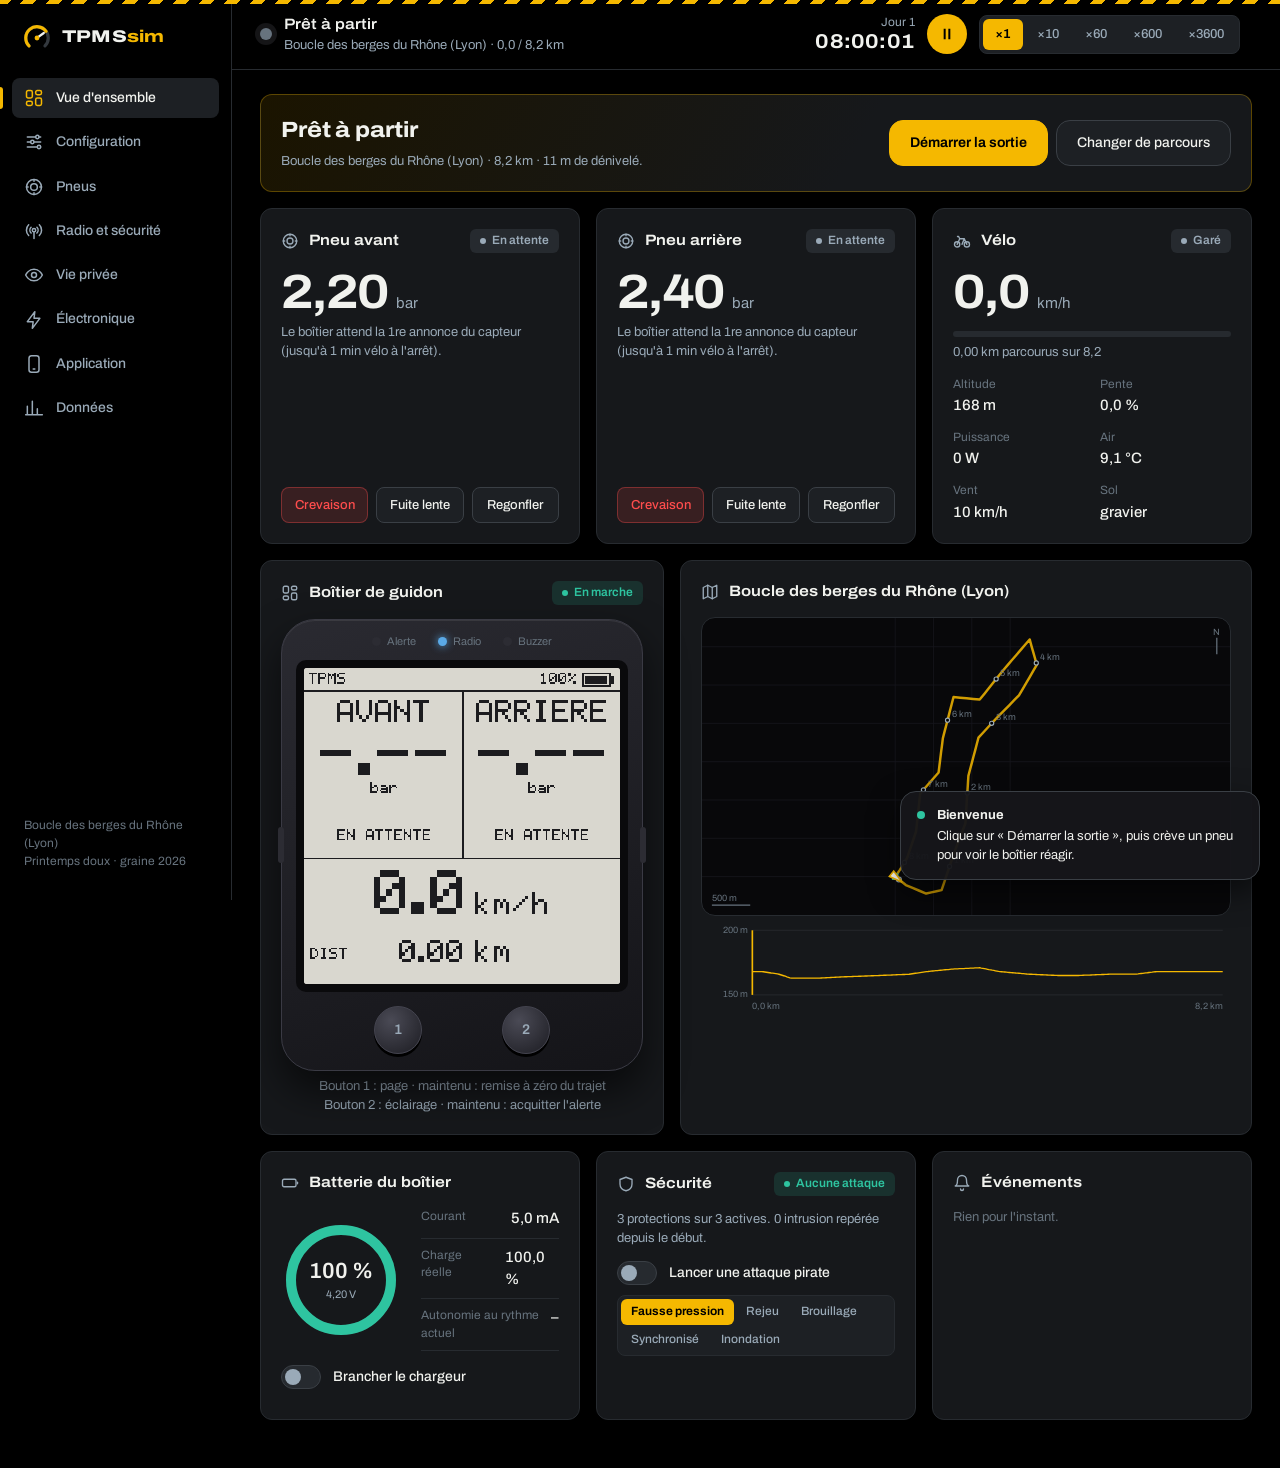
<file: simulateur/index.html>
<!DOCTYPE html>
<html lang="fr">
<head>
  <meta charset="utf-8">
  <meta name="viewport" content="width=device-width, initial-scale=1">
  <title>TPMS · Simulation</title>
  <link rel="icon" href="data:image/svg+xml,%3Csvg xmlns=%27http://www.w3.org/2000/svg%27 viewBox=%270 0 32 32%27%3E%3Crect width=%2732%27 height=%2732%27 rx=%277%27 fill=%27%23000%27/%3E%3Cg fill=%27none%27 stroke-linecap=%27round%27%3E%3Cpath d=%27M7.51 25.49A12 12 0 1 1 24.49 25.49%27 stroke=%27%2333383e%27 stroke-width=%273.4%27/%3E%3Cpath d=%27M7.51 25.49A12 12 0 1 1 25.71 9.95%27 stroke=%27%23f5b800%27 stroke-width=%273.4%27/%3E%3Cpath d=%27M16 17L23.28 11.71%27 stroke=%27%23f1f2ee%27 stroke-width=%272.4%27/%3E%3C/g%3E%3Ccircle cx=%2716%27 cy=%2717%27 r=%272.6%27 fill=%27%23f5b800%27/%3E%3C/svg%3E">
  <link rel="preconnect" href="https://fonts.googleapis.com">
  <link rel="stylesheet" href="https://fonts.googleapis.com/css2?family=Archivo:wdth,wght@62..125,100..900&family=JetBrains+Mono:wght@400;500&display=swap">
  <link rel="stylesheet" href="style.css">
  <!-- Identité visuelle commune, chargée en dernier -->
  <link rel="stylesheet" href="../charte/charte.css">
</head>
<body>

<!-- Icônes (traits simples, couleur du texte) -->
<svg width="0" height="0" style="position:absolute" aria-hidden="true">
  <symbol id="i-accueil" viewBox="0 0 24 24"><rect x="3" y="3" width="7" height="9" rx="2"/><rect x="14" y="3" width="7" height="5" rx="2"/><rect x="14" y="12" width="7" height="9" rx="2"/><rect x="3" y="16" width="7" height="5" rx="2"/></symbol>
  <symbol id="i-reglages" viewBox="0 0 24 24"><path d="M4 6h10M18 6h2M4 12h4M12 12h8M4 18h12M20 18h0"/><circle cx="16" cy="6" r="2"/><circle cx="10" cy="12" r="2"/><circle cx="18" cy="18" r="2"/></symbol>
  <symbol id="i-pneu" viewBox="0 0 24 24"><circle cx="12" cy="12" r="9"/><circle cx="12" cy="12" r="4"/><path d="M12 3v2M12 19v2M3 12h2M19 12h2"/></symbol>
  <symbol id="i-radio" viewBox="0 0 24 24"><path d="M12 13v8"/><circle cx="12" cy="11" r="2"/><path d="M8.5 7.5a5 5 0 0 0 0 7M15.5 7.5a5 5 0 0 1 0 7M5.6 4.6a9 9 0 0 0 0 12.8M18.4 4.6a9 9 0 0 1 0 12.8"/></symbol>
  <symbol id="i-eclair" viewBox="0 0 24 24"><path d="M13 2 4 14h7l-1 8 9-12h-7z"/></symbol>
  <symbol id="i-tel" viewBox="0 0 24 24"><rect x="6" y="2" width="12" height="20" rx="3"/><path d="M11 18h2"/></symbol>
  <symbol id="i-donnees" viewBox="0 0 24 24"><path d="M4 20V10M10 20V4M16 20v-7M22 20H2"/></symbol>
  <symbol id="i-play" viewBox="0 0 24 24"><path d="M7 4v16l13-8z"/></symbol>
  <symbol id="i-pause" viewBox="0 0 24 24"><path d="M7 4h3v16H7zM14 4h3v16h-3z"/></symbol>
  <symbol id="i-bouclier" viewBox="0 0 24 24"><path d="M12 3 4 6v6c0 5 3.5 8 8 9 4.5-1 8-4 8-9V6z"/></symbol>
  <symbol id="i-batterie" viewBox="0 0 24 24"><rect x="2" y="7" width="18" height="10" rx="2"/><path d="M22 11v2"/></symbol>
  <symbol id="i-velo" viewBox="0 0 24 24"><circle cx="5.5" cy="16.5" r="3.5"/><circle cx="18.5" cy="16.5" r="3.5"/><path d="M5.5 16.5 9 9h6l3.5 7.5M9 9 7.5 6H6M15 9l-3 7.5"/></symbol>
  <symbol id="i-carte" viewBox="0 0 24 24"><path d="m3 6 6-3 6 3 6-3v15l-6 3-6-3-6 3z"/><path d="M9 3v15M15 6v15"/></symbol>
  <symbol id="i-oeil" viewBox="0 0 24 24"><path d="M2 12s3.5-7 10-7 10 7 10 7-3.5 7-10 7S2 12 2 12z"/><circle cx="12" cy="12" r="3"/></symbol>
  <symbol id="i-cloche" viewBox="0 0 24 24"><path d="M6 8a6 6 0 1 1 12 0c0 7 3 8 3 8H3s3-1 3-8M10 20a2 2 0 0 0 4 0"/></symbol>
</svg>

<div class="appli">
  <!-- ================= NAVIGATION ================= -->
  <nav class="navigation" id="navigation">
    <div class="marque"><span class="marque-logo"></span><span>TPMS<b>sim</b></span></div>
    <button type="button" data-page="accueil" class="actif"><svg><use href="#i-accueil"/></svg><span>Vue d'ensemble</span></button>
    <button type="button" data-page="config"><svg><use href="#i-reglages"/></svg><span>Configuration</span></button>
    <button type="button" data-page="pneus"><svg><use href="#i-pneu"/></svg><span>Pneus</span></button>
    <button type="button" data-page="radio"><svg><use href="#i-radio"/></svg><span>Radio et sécurité</span></button>
    <button type="button" data-page="privee"><svg><use href="#i-oeil"/></svg><span>Vie privée</span></button>
    <button type="button" data-page="elec"><svg><use href="#i-eclair"/></svg><span>Électronique</span></button>
    <button type="button" data-page="app"><svg><use href="#i-tel"/></svg><span>Application</span></button>
    <button type="button" data-page="donnees"><svg><use href="#i-donnees"/></svg><span>Données</span></button>
    <div class="navigation-pied" id="infoMonde"></div>
  </nav>

  <div class="contenu">
    <!-- ================= BARRE DU HAUT ================= -->
    <header class="barre-haute">
      <div class="etat-global" id="etatGlobal">
        <span class="point-etat"></span>
        <div>
          <div class="etat-titre" id="etatTitre">Préparation…</div>
          <div class="etat-detail" id="etatDetail"></div>
        </div>
      </div>
      <div class="temps">
        <div class="horloge"><span id="txtJour">Jour 1</span><b id="horloge">08:00:00</b></div>
        <button type="button" class="bouton-rond" id="btnPause" title="Pause / lecture"><svg><use href="#i-pause"/></svg></button>
        <div class="pilules" id="choixFacteur" role="group" aria-label="Vitesse du temps">
          <button type="button" data-facteur="1" class="actif">×1</button>
          <button type="button" data-facteur="10">×10</button>
          <button type="button" data-facteur="60">×60</button>
          <button type="button" data-facteur="600">×600</button>
          <button type="button" data-facteur="3600">×3600</button>
        </div>
        <span class="charge" id="txtCharge"></span>
      </div>
    </header>

    <main>
      <!-- =============== VUE D'ENSEMBLE =============== -->
      <section class="page" id="page-accueil">
        <div class="grille">
          <article class="tuile large-12 tuile-action" id="tuileDepart">
            <div>
              <h2 id="actionTitre">Sortie prête</h2>
              <p id="actionTexte" class="discret"></p>
            </div>
            <div class="rangee">
              <button type="button" class="bouton principal grand" id="btnSortie">Démarrer la sortie</button>
              <button type="button" class="bouton grand" id="btnSaut" hidden>Avancer jusqu'à la prochaine sortie</button>
              <button type="button" class="bouton grand" id="btnAllerConfig">Changer de parcours</button>
            </div>
          </article>

          <article class="tuile large-4 tuile-pneu" data-roue="AV">
            <header><svg><use href="#i-pneu"/></svg><h3>Pneu avant</h3><span class="puce" data-etat></span></header>
            <div class="grand-chiffre"><span data-pression>–</span><small>bar</small></div>
            <p class="discret" data-sous-titre></p>
            <svg class="mini-graphe" viewBox="0 0 300 60" data-graphe></svg>
            <div class="rangee petits">
              <button type="button" class="bouton danger" data-act="percer">Crevaison</button>
              <button type="button" class="bouton" data-act="fuite">Fuite lente</button>
              <button type="button" class="bouton" data-act="regonfler">Regonfler</button>
            </div>
          </article>
          <article class="tuile large-4 tuile-pneu" data-roue="AR">
            <header><svg><use href="#i-pneu"/></svg><h3>Pneu arrière</h3><span class="puce" data-etat></span></header>
            <div class="grand-chiffre"><span data-pression>–</span><small>bar</small></div>
            <p class="discret" data-sous-titre></p>
            <svg class="mini-graphe" viewBox="0 0 300 60" data-graphe></svg>
            <div class="rangee petits">
              <button type="button" class="bouton danger" data-act="percer">Crevaison</button>
              <button type="button" class="bouton" data-act="fuite">Fuite lente</button>
              <button type="button" class="bouton" data-act="regonfler">Regonfler</button>
            </div>
          </article>
          <article class="tuile large-4">
            <header><svg><use href="#i-velo"/></svg><h3>Vélo</h3><span class="puce" id="puceCycliste"></span></header>
            <div class="grand-chiffre"><span id="valVitesse">0</span><small>km/h</small></div>
            <div class="progression"><div id="barreParcours"></div></div>
            <p class="discret" id="txtParcoursAvance"></p>
            <dl class="petites-mesures" id="mesuresVelo"></dl>
          </article>

          <article class="tuile large-5 tuile-boitier">
            <header><svg><use href="#i-accueil"/></svg><h3>Boîtier de guidon</h3><span class="puce" id="puceBoitier"></span></header>
            <div class="boitier">
              <div class="boitier-haut">
                <span class="voyant"><span class="led led-alerte" id="ledAlerte"></span>Alerte</span>
                <span class="voyant"><span class="led led-radio" id="voyantRadio"></span>Radio</span>
                <span class="voyant"><span class="led led-buzzer" id="buzzer"></span>Buzzer</span>
              </div>
              <div class="boitier-milieu">
                <span class="led-eclairage" id="ledEclairageG"></span>
                <div class="ecran-cadre"><canvas id="ecran" width="200" height="200"></canvas></div>
                <span class="led-eclairage" id="ledEclairageD"></span>
              </div>
              <div class="boitier-bas">
                <button class="bouton-physique" id="bouton1" type="button">1</button>
                <button class="bouton-physique" id="bouton2" type="button">2</button>
              </div>
            </div>
            <p class="discret centre">Bouton 1 : page · maintenu : remise à zéro du trajet<br>Bouton 2 : éclairage · maintenu : acquitter l'alerte</p>
          </article>
          <article class="tuile large-7">
            <header><svg><use href="#i-carte"/></svg><h3 id="titreCarte">Carte</h3></header>
            <svg id="carte" viewBox="0 0 640 360" class="carte"></svg>
            <svg id="profil" viewBox="0 0 640 110" class="graphe"></svg>
          </article>

          <article class="tuile large-4">
            <header><svg><use href="#i-batterie"/></svg><h3>Batterie du boîtier</h3></header>
            <div class="jauge-zone">
              <svg viewBox="0 0 120 120" class="jauge" id="jaugeBatterie">
                <circle cx="60" cy="60" r="50" class="jauge-fond"/>
                <circle cx="60" cy="60" r="50" class="jauge-valeur" id="jaugeArc"/>
                <text x="60" y="58" text-anchor="middle" class="jauge-texte" id="jaugeTexte">100 %</text>
                <text x="60" y="78" text-anchor="middle" class="jauge-sous" id="jaugeSous">4,20 V</text>
              </svg>
              <dl class="petites-mesures colonne" id="mesuresBatterie"></dl>
            </div>
            <label class="interrupteur"><input type="checkbox" id="chkRecharge"><span></span>Brancher le chargeur</label>
          </article>
          <article class="tuile large-4">
            <header><svg><use href="#i-bouclier"/></svg><h3>Sécurité</h3><span class="puce" id="puceSecurite"></span></header>
            <p class="discret" id="txtSecurite"></p>
            <label class="interrupteur"><input type="checkbox" id="chkPirateAccueil"><span></span>Lancer une attaque pirate</label>
            <div class="pilules petites" id="choixAttaqueAccueil">
              <button type="button" data-attaque="usurpation" class="actif">Fausse pression</button>
              <button type="button" data-attaque="rejeu">Rejeu</button>
              <button type="button" data-attaque="brouillage">Brouillage</button>
              <button type="button" data-attaque="synchro">Synchronisé</button>
              <button type="button" data-attaque="inondation">Inondation</button>
            </div>
          </article>
          <article class="tuile large-4">
            <header><svg><use href="#i-cloche"/></svg><h3>Événements</h3></header>
            <ol class="fil-evenements" id="evenementsAccueil"></ol>
          </article>
        </div>
      </section>

      <!-- =============== CONFIGURATION =============== -->
      <section class="page" id="page-config" hidden>
        <div class="grille">
          <article class="tuile large-6">
            <header><h3>Nouvelle simulation</h3></header>
            <div class="formulaire">
              <label><span>Parcours</span><select id="cfgParcours"></select></label>
              <p class="discret" id="cfgDescription"></p>
              <label><span>Déroulement</span>
                <select id="cfgPlanning">
                  <option value="une" selected>Une seule sortie</option>
                  <option value="semaine">Semaine type (4 semaines)</option>
                </select>
              </label>
              <p class="discret" id="cfgPlanningAide" hidden>Du lundi au vendredi : trajet domicile-travail à 7 h 45 et 17 h 30. Samedi et dimanche : une sortie sur le parcours choisi. Dimanche soir : boîtier en charge de 20 h à 23 h.</p>
              <label><span>Météo</span><select id="cfgMeteo"></select></label>
              <label><span>Heure de départ</span><span class="champ-unite"><input type="number" id="cfgHeure" min="0" max="23.5" step="0.5" value="8"><i>h</i></span></label>
              <label><span>Capteurs</span>
                <select id="cfgCapteurs">
                  <option value="commerce" selected>Du commerce (adresse fixe, en clair)</option>
                  <option value="v2">Version 2 (adresse changeante, trames signées)</option>
                </select>
              </label>
              <label><span>Chambres à air</span><select id="cfgChambre"><option value="butyle">Butyle (standard)</option><option value="latex">Latex (perd vite)</option><option value="tubeless">Tubeless</option></select></label>
              <label><span>Pression avant</span><span class="champ-unite"><input type="number" id="cfgPAV" step="0.1" value="2.2"><i>bar</i></span></label>
              <label><span>Pression arrière</span><span class="champ-unite"><input type="number" id="cfgPAR" step="0.1" value="2.4"><i>bar</i></span></label>
              <label><span>Poids du cycliste</span><span class="champ-unite"><input type="number" id="cfgPoids" min="30" max="150" step="1" value="75"><i>kg</i></span></label>
              <p class="discret" id="cfgConseil"></p>
              <button type="button" class="bouton" id="btnConseil">Utiliser les pressions conseillées</button>
              <label><span>Plage des capteurs</span>
                <select id="cfgPlage">
                  <option value="3.5" selected>0 à 3,5 bar (hypothèse)</option>
                  <option value="5">0 à 5 bar</option>
                  <option value="8">0 à 8 bar</option>
                </select>
              </label>
              <p class="avertissement" id="cfgAvertissement" hidden></p>
              <label><span>Baromètre du boîtier</span>
                <select id="cfgBarometre">
                  <option value="evente" selected>BMP280 derrière un évent (corrige l'altitude)</option>
                  <option value="sans-event">BMP280 sans évent (air piégé : ne voit pas l'altitude)</option>
                  <option value="aucun">Aucun (pas de correction ni de coupure de recharge)</option>
                </select>
              </label>
              <label><span>Recharge du boîtier</span>
                <select id="cfgRecharge">
                  <option value="maison" selected>À la maison (19 °C)</option>
                  <option value="dehors">Dehors, à l'air (voir la coupure par grand froid)</option>
                </select>
              </label>
              <label><span>Vélos équipés autour</span><input type="number" id="cfgVoisins" min="0" max="20" step="1" value="2"></label>
              <label><span>Graine du hasard</span><input type="number" id="cfgGraine" min="0" step="1" value="2026"></label>
            </div>
            <p class="discret">Même graine et mêmes actions donnent exactement la même sortie.</p>
            <button type="button" class="bouton principal grand" id="btnNouveau">Lancer cette simulation</button>
          </article>
          <article class="tuile large-6">
            <header><h3>Réglages du boîtier</h3></header>
            <div class="formulaire">
              <label><span>Circonférence de roue</span>
                <select id="selCirconference">
                  <option value="2096">700×23C — 2096 mm</option>
                  <option value="2105" selected>700×25C — 2105 mm</option>
                  <option value="2136">700×28C — 2136 mm</option>
                  <option value="2155">700×35C — 2155 mm</option>
                  <option value="2200">700×40C — 2200 mm</option>
                  <option value="2055">26×2,0 — 2055 mm</option>
                  <option value="2180">27,5×2,25 — 2180 mm</option>
                  <option value="2288">29×2,2 — 2288 mm</option>
                </select>
              </label>
              <p class="discret" id="txtCirconferenceReelle"></p>
              <label><span>Alerte avant si sous</span><span class="champ-unite"><input type="number" id="seuilAVbas" step="0.1"><i>bar</i></span></label>
              <label><span>Alerte avant si au-dessus</span><span class="champ-unite"><input type="number" id="seuilAVhaut" step="0.1"><i>bar</i></span></label>
              <label><span>Alerte arrière si sous</span><span class="champ-unite"><input type="number" id="seuilARbas" step="0.1"><i>bar</i></span></label>
              <label><span>Alerte arrière si au-dessus</span><span class="champ-unite"><input type="number" id="seuilARhaut" step="0.1"><i>bar</i></span></label>
              <label><span>Écoute radio</span>
                <select id="selEcoute">
                  <option value="2000/5000">2 s toutes les 5 s</option>
                  <option value="3000/5000" selected>3 s toutes les 5 s</option>
                  <option value="5000/5000">Permanente</option>
                </select>
              </label>
              <label><span>Écran en roulant</span>
                <select id="selPeriodeEcran">
                  <option value="1000">1 image par seconde</option>
                  <option value="2000" selected>1 image toutes les 2 s</option>
                  <option value="5000">1 image toutes les 5 s</option>
                </select>
              </label>
              <label><span>Veille après</span>
                <select id="selVeille">
                  <option value="30000">30 s immobile</option>
                  <option value="60000">1 min immobile</option>
                  <option value="300000" selected>5 min immobile</option>
                </select>
              </label>
            </div>
            <label class="interrupteur"><input type="checkbox" id="chkSon" checked><span></span>Son du buzzer</label>
          </article>
        </div>
      </section>

      <!-- =============== PNEUS =============== -->
      <section class="page" id="page-pneus" hidden>
        <div class="grille" id="grillePneus">
          <article class="tuile large-12">
            <header><h3>Pression réelle et pression affichée par le boîtier</h3>
              <div class="pilules petites" id="choixRouePneu">
                <button type="button" data-roue="AV" class="actif">Avant</button>
                <button type="button" data-roue="AR">Arrière</button>
              </div>
            </header>
            <svg id="graphePneu" viewBox="0 0 900 220" class="graphe"></svg>
            <p class="legende"><span class="trait s1"></span>réelle <span class="trait s2"></span>affichée par le boîtier</p>
          </article>
          <article class="tuile large-12">
            <header><h3>Dernières trames des capteurs</h3><span class="discret">18 octets, format supposé</span></header>
            <div id="registres"></div>
          </article>
        </div>
      </section>

      <!-- =============== RADIO ET SÉCURITÉ =============== -->
      <section class="page" id="page-radio" hidden>
        <div class="grille">
          <article class="tuile large-5">
            <header><h3>Vue de dessus</h3>
              <div class="pilules petites" id="choixZoomRadio">
                <button type="button" data-rayon="2.5" class="actif">Vélo</button>
                <button type="button" data-rayon="30">Alentours</button>
              </div>
            </header>
            <svg id="vueRadio" viewBox="0 0 440 440" class="vue-radio"></svg>
            <p class="discret" id="txtEnvRadio"></p>
          </article>
          <article class="tuile large-7">
            <header><h3>Ce que deviennent les annonces</h3></header>
            <div id="barresRadio" class="barres-horizontales"></div>
            <h4>Puissance reçue (RSSI)</h4>
            <svg id="grapheRssi" viewBox="0 0 600 170" class="graphe"></svg>
            <p class="legende"><span class="trait s1"></span>capteur avant <span class="trait s2"></span>capteur arrière</p>
          </article>
          <article class="tuile large-6">
            <header><h3>Attaquant</h3><span class="puce" id="pucePirate"></span></header>
            <label class="interrupteur"><input type="checkbox" id="chkPirate"><span></span>Pirate actif</label>
            <div class="formulaire">
              <label><span>Attaque</span>
                <span class="pilules petites" id="choixAttaque">
                  <button type="button" data-attaque="usurpation" class="actif">Fausse pression</button>
                  <button type="button" data-attaque="rejeu">Rejeu</button>
                  <button type="button" data-attaque="brouillage">Brouillage</button>
                  <button type="button" data-attaque="synchro">Synchronisé</button>
                  <button type="button" data-attaque="inondation">Inondation</button>
                </span>
              </label>
              <label><span>Roue visée</span>
                <span class="pilules petites" id="choixCible"><button type="button" data-cible="AV" class="actif">Avant</button><button type="button" data-cible="AR">Arrière</button></span>
              </label>
              <label><span>Position</span>
                <span class="pilules petites" id="choixPosition"><button type="button" data-suit="1" class="actif">Suit le vélo</button><button type="button" data-suit="0">Posté au départ</button></span>
              </label>
              <label><span>Distance au vélo</span><span class="curseur-zone"><input type="range" id="curDistancePirate" min="1" max="60" step="1" value="8"><output id="txtDistancePirate">8 m</output></span></label>
              <label><span>Puissance</span><span class="curseur-zone"><input type="range" id="curPuissancePirate" min="-20" max="20" step="1" value="4"><output id="txtPuissancePirate">+4 dBm</output></span></label>
              <label id="ligneCadence"><span>Cadence</span>
                <span class="pilules petites" id="choixCadence"><button type="button" data-cadence="500">0,5 s</button><button type="button" data-cadence="1000" class="actif">1 s</button><button type="button" data-cadence="3000">3 s</button></span>
              </label>
              <label id="ligneFaussePression"><span>Pression annoncée</span><span class="curseur-zone"><input type="range" id="curFaussePression" min="0" max="4" step="0.05" value="0.3"><output id="txtFaussePression">0,30 bar</output></span></label>
              <label id="ligneEnregistrement"><span>Trames enregistrées</span><span class="rangee"><output id="txtEnregistrement">0 / 20</output><button type="button" class="bouton" id="btnEnregistrer">Enregistrer</button></span></label>
            </div>
            <p class="discret" id="noteAttaque"></p>
          </article>
          <article class="tuile large-6">
            <header><h3>Protections du boîtier</h3></header>
            <div id="protections"></div>
            <h4>Réalité et ce que croit le boîtier</h4>
            <div id="verite" class="verite"></div>
          </article>
          <article class="tuile large-12">
            <header><h3>Trafic radio</h3></header>
            <div class="tableau-defile"><table class="tableau" id="tableTrafic"></table></div>
          </article>
          <article class="tuile large-12">
            <header><h3>Journal de sécurité chaîné</h3><span class="puce" id="puceJournal"></span></header>
            <p class="discret">Chaque ligne contient l'empreinte SHA-256 de la précédente : modifier une seule ligne casse la chaîne à cet endroit. Le boîtier garde les 64 dernières lignes.</p>
            <div class="rangee">
              <button type="button" class="bouton" id="btnVerifierJournal">Vérifier la chaîne</button>
              <button type="button" class="bouton danger" id="btnFalsifierJournal">Falsifier une ligne</button>
              <button type="button" class="bouton" id="btnCopierEmpreinte">Copier l'empreinte sur le téléphone</button>
            </div>
            <p class="discret" id="txtJournalVerif"></p>
            <div class="tableau-defile"><table class="tableau" id="tableJournal"></table></div>
          </article>
        </div>
      </section>

      <!-- =============== VIE PRIVÉE =============== -->
      <section class="page" id="page-privee" hidden>
        <div class="grille">
          <article class="tuile large-7">
            <header><svg><use href="#i-oeil"/></svg><h3>Ce que voient les espions</h3><span class="puce" id="pucePistage"></span></header>
            <svg id="cartePistage" viewBox="0 0 640 420" class="carte"></svg>
            <p class="legende"><span class="carre-mouchard"></span>récepteur espion · <span class="carre-mouchard actif"></span>a vu le vélo · <span class="trait alerte"></span>dernier trajet reconstitué · <span class="rond-depart"></span>départ habituel</p>
          </article>
          <article class="tuile large-5">
            <header><h3>Ce que l'espion a appris</h3></header>
            <dl class="petites-mesures colonne" id="savoirEspion"></dl>
            <p class="discret" id="txtPistage"></p>
            <button type="button" class="bouton principal" id="btnRelancerV2">Relancer avec des capteurs v2</button>
          </article>
          <article class="tuile large-12">
            <header><h3>Passages notés par les espions</h3></header>
            <div class="tableau-defile"><table class="tableau" id="tablePassages"></table></div>
            <p class="discret">L'attaque ne demande aucune compétence : une vingtaine de récepteurs Bluetooth à environ 40 € (Raspberry Pi) posés dans des vitrines. Les capteurs du commerce émettent toutes les 3 s une adresse qui ne change jamais : c'est un traceur. Avec les capteurs v2, l'adresse change tous les quarts d'heure et seul le boîtier, qui a la clé, sait la reconnaître.</p>
          </article>
        </div>
      </section>

      <!-- =============== ÉLECTRONIQUE =============== -->
      <section class="page" id="page-elec" hidden>
        <div class="grille">
          <article class="tuile large-12">
            <header><h3>Schéma électrique en fonctionnement</h3><span class="discret">courants et tensions en direct</span></header>
            <div class="schema-zone" id="schemaZone"></div>
          </article>
          <article class="tuile large-6">
            <header><h3>Batterie LiPo 500 mAh</h3></header>
            <dl class="petites-mesures" id="mesuresLipo"></dl>
            <svg id="grapheVbat" viewBox="0 0 600 170" class="graphe"></svg>
          </article>
          <article class="tuile large-6">
            <header><h3>Où part le courant</h3></header>
            <div id="barresCourants" class="barres-horizontales"></div>
            <p class="discret alerte-texte" id="alertesCircuit"></p>
          </article>
          <article class="tuile large-12">
            <header><h3>Autonomie sur une journée type</h3></header>
            <div class="formulaire en-ligne">
              <label><span>Roulage (h/j)</span><input type="number" id="pfRoulage" value="1" min="0" max="24" step="0.25"></label>
              <label><span>Sorties par jour</span><input type="number" id="pfSorties" value="2" min="0" max="20" step="1"></label>
              <label><span>Éclairage (h/j)</span><input type="number" id="pfEclairage" value="0.25" min="0" max="24" step="0.25"></label>
              <label><span>App connectée (h/j)</span><input type="number" id="pfApp" value="0.1" min="0" max="24" step="0.1"></label>
              <label><span>Alertes par jour</span><input type="number" id="pfAlertes" value="0" min="0" max="50" step="1"></label>
            </div>
            <div class="bilan-zone">
              <div class="bilan-chiffre"><span id="bilanJours">–</span><small>jours d'autonomie</small><p class="discret" id="bilanDetail"></p></div>
              <div id="barresBilan" class="barres-horizontales"></div>
            </div>
          </article>
        </div>
      </section>

      <!-- =============== APPLICATION =============== -->
      <section class="page" id="page-app" hidden>
        <div class="grille">
          <article class="tuile large-5 tuile-telephone">
            <div class="telephone"><iframe id="cadreApp" title="Application TPMS" src="../app/index.html?transport=simule"></iframe></div>
          </article>
          <article class="tuile large-7">
            <header><h3>Liaison boîtier ↔ téléphone</h3></header>
            <dl class="petites-mesures" id="mesuresLiaison"></dl>
            <button type="button" class="bouton" id="btnOublierTel">Oublier le téléphone</button>
            <h4>Octets échangés</h4>
            <div class="tableau-defile"><table class="tableau" id="tableEchanges"></table></div>
          </article>
          <article class="tuile large-12">
            <header><svg><use href="#i-bouclier"/></svg><h3>Attaque de l'appairage (homme du milieu)</h3></header>
            <p class="discret">Un pirate s'intercale entre le téléphone et le boîtier pendant l'appairage. Compare la méthode retenue (code à 6 chiffres affiché sur l'écran du boîtier) à un appairage sans code.</p>
            <div class="rangee">
              <span class="pilules petites" id="choixModeAppairage">
                <button type="button" data-mode="code" class="actif">Avec code (notre choix)</button>
                <button type="button" data-mode="sans-code">Sans code (Just Works)</button>
              </span>
              <button type="button" class="bouton danger" id="btnMitm">Lancer l'attaque</button>
            </div>
            <ol class="fil-evenements" id="etapesMitm"></ol>
          </article>
        </div>
      </section>

      <!-- =============== DONNÉES =============== -->
      <section class="page" id="page-donnees" hidden>
        <div class="grille">
          <article class="tuile large-12">
            <header><h3>Enregistrement</h3>
              <div class="pilules petites" id="choixVariable">
                <button type="button" data-variable="pressions" class="actif">Pressions</button>
                <button type="button" data-variable="temperatures">Températures</button>
                <button type="button" data-variable="vitesse">Vitesse</button>
                <button type="button" data-variable="altitude">Altitude</button>
                <button type="button" data-variable="batterie">Batterie</button>
                <button type="button" data-variable="piles">Piles des capteurs</button>
              </div>
            </header>
            <svg id="grapheDonnees" viewBox="0 0 900 260" class="graphe"></svg>
            <p class="legende" id="legendeDonnees"></p>
          </article>
          <article class="tuile large-12">
            <header><h3>Statistiques</h3>
              <div class="pilules petites" id="choixPeriode">
                <button type="button" data-periode="jours" class="actif">Par jour</button>
                <button type="button" data-periode="semaines">Par semaine</button>
              </div>
            </header>
            <div class="tableau-defile"><table class="tableau" id="tableStats"></table></div>
            <p class="discret">Calculé à partir de l'enregistrement : distance, temps de roulage, pression moyenne en roulant, pression minimale, regonflages repérés (hausse brusque de plus de 0,2 bar), temps passé en alerte et énergie consommée par le boîtier.</p>
          </article>
          <article class="tuile large-5">
            <header><h3>Bilan</h3></header>
            <dl class="petites-mesures colonne" id="resume"></dl>
          </article>
          <article class="tuile large-7">
            <header><h3>Sauver et rejouer</h3></header>
            <div class="rangee">
              <button type="button" class="bouton principal" id="btnRejouer">Rejouer depuis le début</button>
              <button type="button" class="bouton" id="btnSauver">Sauver le scénario</button>
              <label class="bouton">Charger un scénario<input type="file" id="fichierScenario" accept=".json" hidden></label>
              <button type="button" class="bouton" id="btnCsv">Exporter en CSV</button>
            </div>
            <p class="discret">Un scénario contient les réglages de départ et toutes tes actions avec leur instant : le rejouer redonne exactement la même sortie.</p>
            <h4>Journal du boîtier</h4>
            <ol class="fil-evenements long" id="journal"></ol>
          </article>
        </div>
      </section>
    </main>
  </div>
</div>

<div class="toasts" id="toasts" aria-live="polite"></div>

<!-- Logique partagée (le « firmware » du boîtier, aussi utilisée par l'app) -->
<script src="../logique/trame.js"></script>
<script src="../logique/vitesse.js"></script>
<script src="../logique/fuite.js"></script>
<script src="../logique/alertes.js"></script>
<script src="../logique/securite.js"></script>
<script src="../logique/protocole.js"></script>
<script src="../logique/energie.js"></script>
<script src="../logique/statistiques.js"></script>
<script src="../logique/conseil.js"></script>
<script src="../logique/sha256.js"></script>
<script src="../logique/journal.js"></script>
<script src="../logique/trame2.js"></script>
<script src="../logique/barometre.js"></script>
<script src="../logique/boutons.js"></script>
<!-- Boîtier simulé -->
<script src="boitier/police5x7.js"></script>
<script src="boitier/epaper.js"></script>
<script src="boitier/ecran.js"></script>
<script src="boitier/liaison.js"></script>
<script src="boitier/boitier.js"></script>
<!-- Le monde physique -->
<script src="monde/alea.js"></script>
<script src="monde/atmosphere.js"></script>
<script src="monde/pneu.js"></script>
<script src="monde/capteur.js"></script>
<script src="monde/parcours.js"></script>
<script src="monde/velo.js"></script>
<script src="monde/radio.js"></script>
<script src="monde/lipo.js"></script>
<script src="monde/barometre.js"></script>
<script src="monde/circuit.js"></script>
<script src="sources/pirate.js"></script>
<script src="sources/mouchards.js"></script>
<script src="moteur.js"></script>
<!-- Affichage -->
<script src="vues/graphe.js"></script>
<script src="vues/carte.js"></script>
<script src="vues/schema.js"></script>
<script src="vues/pistage.js"></script>
<script src="app.js"></script>
</body>
</html>
</file>
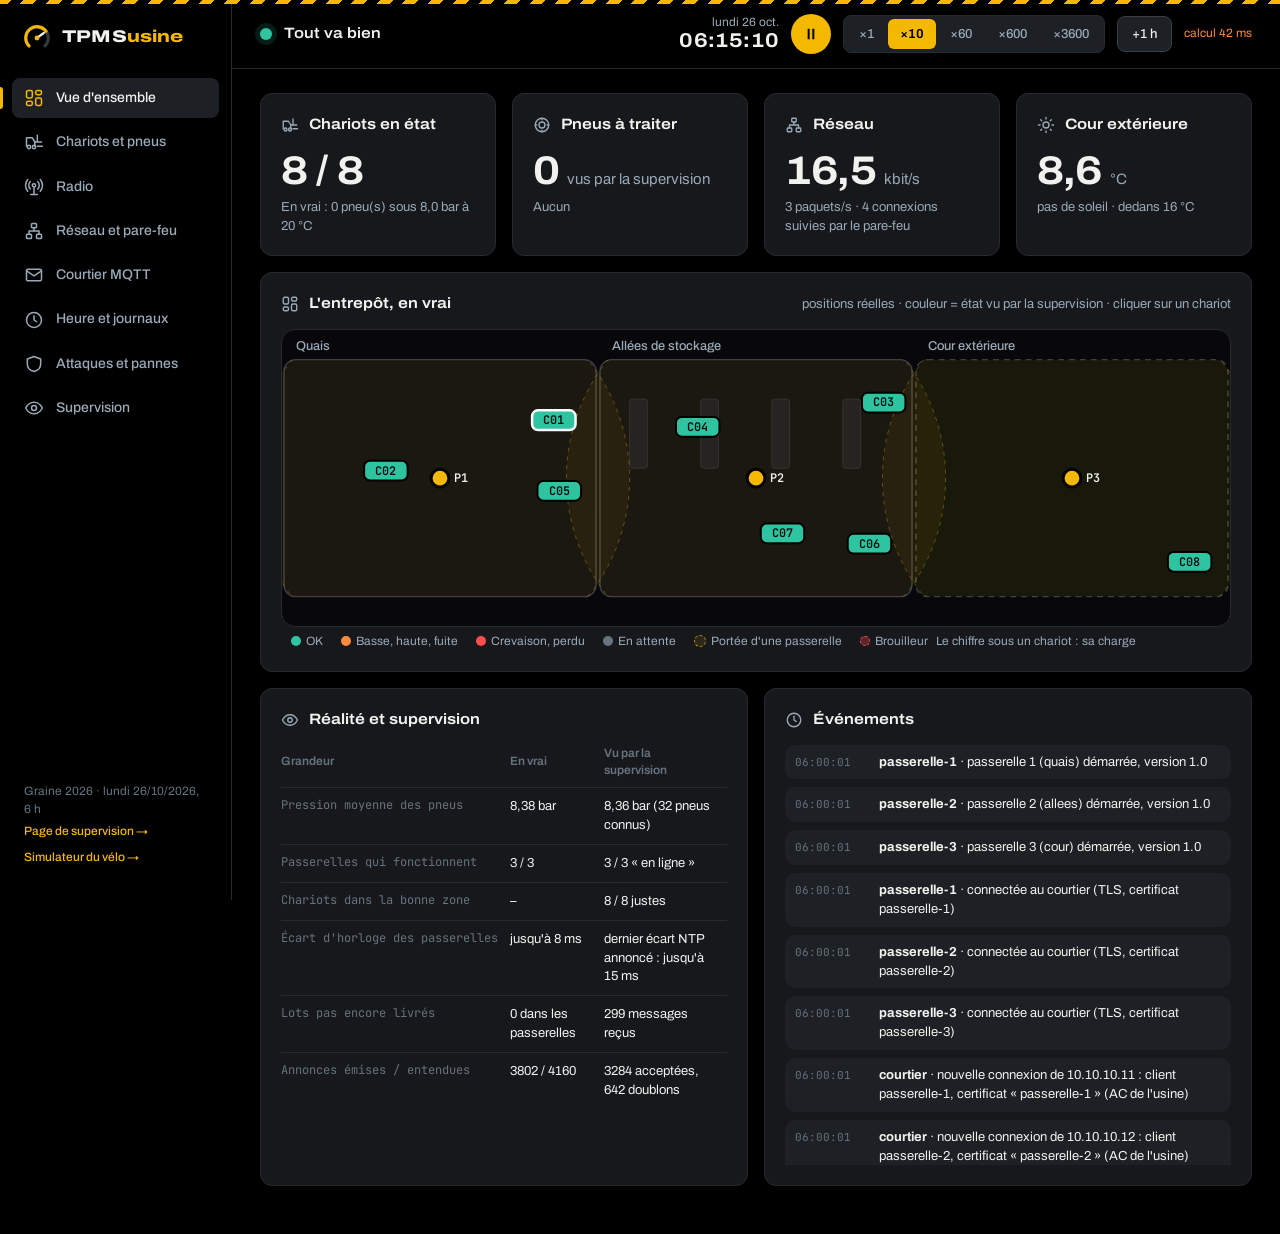
<file: entrepot/simulateur.html>
<!DOCTYPE html>
<html lang="fr">
<head>
  <meta charset="utf-8">
  <meta name="viewport" content="width=device-width, initial-scale=1">
  <title>TPMS · Simulateur de l'usine</title>
  <link rel="icon" href="data:image/svg+xml,%3Csvg xmlns=%27http://www.w3.org/2000/svg%27 viewBox=%270 0 32 32%27%3E%3Crect width=%2732%27 height=%2732%27 rx=%277%27 fill=%27%23000%27/%3E%3Cg fill=%27none%27 stroke-linecap=%27round%27%3E%3Cpath d=%27M7.51 25.49A12 12 0 1 1 24.49 25.49%27 stroke=%27%2333383e%27 stroke-width=%273.4%27/%3E%3Cpath d=%27M7.51 25.49A12 12 0 1 1 25.71 9.95%27 stroke=%27%23f5b800%27 stroke-width=%273.4%27/%3E%3Cpath d=%27M16 17L23.28 11.71%27 stroke=%27%23f1f2ee%27 stroke-width=%272.4%27/%3E%3C/g%3E%3Ccircle cx=%2716%27 cy=%2717%27 r=%272.6%27 fill=%27%23f5b800%27/%3E%3C/svg%3E">
  <link rel="preconnect" href="https://fonts.googleapis.com">
  <link rel="stylesheet" href="https://fonts.googleapis.com/css2?family=Archivo:wdth,wght@62..125,100..900&family=JetBrains+Mono:wght@400;500&display=swap">
  <!-- Même identité visuelle que le simulateur du vélo et la supervision -->
  <link rel="stylesheet" href="../simulateur/style.css">
  <link rel="stylesheet" href="../flotte/flotte.css">
  <link rel="stylesheet" href="simulateur.css">
  <!-- Identité visuelle commune, chargée en dernier -->
  <link rel="stylesheet" href="../charte/charte.css">
</head>
<body>

<svg width="0" height="0" class="cache" aria-hidden="true">
  <symbol id="i-accueil" viewBox="0 0 24 24"><rect x="3" y="3" width="7" height="9" rx="2"/><rect x="14" y="3" width="7" height="5" rx="2"/><rect x="14" y="12" width="7" height="9" rx="2"/><rect x="3" y="16" width="7" height="5" rx="2"/></symbol>
  <symbol id="i-chariot" viewBox="0 0 24 24"><path d="M3 17V7h7l3 5v5M13 12h3V4M16 17h6M16 12h5"/><circle cx="6" cy="18" r="2"/><circle cx="12" cy="18" r="2"/></symbol>
  <symbol id="i-antenne" viewBox="0 0 24 24"><path d="M12 12v9M8 21h8"/><circle cx="12" cy="10" r="2"/><path d="M7.5 5.5a6.5 6.5 0 0 0 0 9M16.5 5.5a6.5 6.5 0 0 1 0 9M4.5 3a10.5 10.5 0 0 0 0 14M19.5 3a10.5 10.5 0 0 1 0 14"/></symbol>
  <symbol id="i-reseau" viewBox="0 0 24 24"><rect x="9" y="3" width="6" height="5" rx="1"/><rect x="3" y="16" width="6" height="5" rx="1"/><rect x="15" y="16" width="6" height="5" rx="1"/><path d="M12 8v4M6 16v-4h12v4"/></symbol>
  <symbol id="i-courrier" viewBox="0 0 24 24"><rect x="3" y="5" width="18" height="14" rx="2"/><path d="m3 7 9 6 9-6"/></symbol>
  <symbol id="i-horloge" viewBox="0 0 24 24"><circle cx="12" cy="12" r="9"/><path d="M12 7v5l3 2"/></symbol>
  <symbol id="i-bouclier" viewBox="0 0 24 24"><path d="M12 3 4 6v6c0 5 3.5 8 8 9 4.5-1 8-4 8-9V6z"/></symbol>
  <symbol id="i-oeil" viewBox="0 0 24 24"><path d="M2 12s3.5-7 10-7 10 7 10 7-3.5 7-10 7S2 12 2 12z"/><circle cx="12" cy="12" r="3"/></symbol>
  <symbol id="i-pneu" viewBox="0 0 24 24"><circle cx="12" cy="12" r="9"/><circle cx="12" cy="12" r="4"/><path d="M12 3v2M12 19v2M3 12h2M19 12h2"/></symbol>
  <symbol id="i-pause" viewBox="0 0 24 24"><path d="M7 4h3v16H7zM14 4h3v16h-3z"/></symbol>
  <symbol id="i-play" viewBox="0 0 24 24"><path d="M7 4v16l13-8z"/></symbol>
  <symbol id="i-soleil" viewBox="0 0 24 24"><circle cx="12" cy="12" r="4"/><path d="M12 2v2M12 20v2M2 12h2M20 12h2M4.9 4.9l1.4 1.4M17.7 17.7l1.4 1.4M4.9 19.1l1.4-1.4M17.7 6.3l1.4-1.4"/></symbol>
</svg>

<div class="appli">
  <!-- ================= NAVIGATION ================= -->
  <nav class="navigation" id="navigation">
    <div class="marque"><span class="marque-logo"></span><span>TPMS<b>usine</b></span></div>
    <button type="button" data-page="accueil" class="actif"><svg><use href="#i-accueil"/></svg><span>Vue d'ensemble</span></button>
    <button type="button" data-page="chariots"><svg><use href="#i-chariot"/></svg><span>Chariots et pneus</span></button>
    <button type="button" data-page="radio"><svg><use href="#i-antenne"/></svg><span>Radio</span></button>
    <button type="button" data-page="reseau"><svg><use href="#i-reseau"/></svg><span>Réseau et pare-feu</span></button>
    <button type="button" data-page="mqtt"><svg><use href="#i-courrier"/></svg><span>Courtier MQTT</span></button>
    <button type="button" data-page="heure"><svg><use href="#i-horloge"/></svg><span>Heure et journaux</span></button>
    <button type="button" data-page="essais"><svg><use href="#i-bouclier"/></svg><span>Attaques et pannes</span></button>
    <button type="button" data-page="supervision"><svg><use href="#i-oeil"/></svg><span>Supervision</span></button>
    <div class="navigation-pied">
      <div id="infoGraine"></div>
      <a href="../flotte/chariots.html">Page de supervision →</a>
      <a href="../simulateur/">Simulateur du vélo →</a>
    </div>
  </nav>

  <div class="contenu">
    <!-- ================= BARRE DU HAUT ================= -->
    <header class="barre-haute">
      <div class="etat-global" id="etatGlobal">
        <span class="point-etat"></span>
        <div>
          <div class="etat-titre" id="etatTitre">Préparation…</div>
          <div class="etat-detail" id="etatDetail"></div>
        </div>
      </div>
      <div class="temps">
        <div class="horloge"><span id="txtJour">Lundi</span><b id="horloge">06:00:00</b></div>
        <button type="button" class="bouton-rond" id="btnPause" title="Pause / lecture"><svg><use href="#i-pause"/></svg></button>
        <div class="pilules" id="choixFacteur" role="group" aria-label="Vitesse du temps">
          <button type="button" data-facteur="1">×1</button>
          <button type="button" data-facteur="10" class="actif">×10</button>
          <button type="button" data-facteur="60">×60</button>
          <button type="button" data-facteur="600">×600</button>
          <button type="button" data-facteur="3600">×3600</button>
        </div>
        <button type="button" class="bouton" id="btnHeure">+1 h</button>
        <span class="charge" id="txtCharge"></span>
      </div>
    </header>

    <main>
      <!-- =============== VUE D'ENSEMBLE =============== -->
      <section class="page" id="page-accueil">
        <div class="grille">
          <article class="tuile large-3 indicateur">
            <header><svg><use href="#i-chariot"/></svg><h3>Chariots en état</h3></header>
            <div class="grand-chiffre"><span id="kChariots">–</span></div>
            <p class="discret" id="kChariotsDetail"></p>
          </article>
          <article class="tuile large-3 indicateur">
            <header><svg><use href="#i-pneu"/></svg><h3>Pneus à traiter</h3></header>
            <div class="grand-chiffre"><span id="kPneus">–</span><small>vus par la supervision</small></div>
            <p class="discret" id="kPneusDetail"></p>
          </article>
          <article class="tuile large-3 indicateur">
            <header><svg><use href="#i-reseau"/></svg><h3>Réseau</h3></header>
            <div class="grand-chiffre"><span id="kDebit">–</span><small>kbit/s</small></div>
            <p class="discret" id="kDebitDetail"></p>
          </article>
          <article class="tuile large-3 indicateur">
            <header><svg><use href="#i-soleil"/></svg><h3>Cour extérieure</h3></header>
            <div class="grand-chiffre"><span id="kMeteo">–</span><small>°C</small></div>
            <p class="discret" id="kMeteoDetail"></p>
          </article>

          <article class="tuile large-12">
            <header><svg><use href="#i-accueil"/></svg><h3>L'entrepôt, en vrai</h3>
              <span class="discret">positions réelles · couleur = état vu par la supervision · cliquer sur un chariot</span></header>
            <svg class="carte plan-entrepot" id="plan" viewBox="0 0 960 300" role="img" aria-label="Plan de l'entrepôt avec la position réelle des chariots"></svg>
            <div class="legende">
              <span><i class="pastille ok"></i>OK</span>
              <span><i class="pastille regonfler"></i>Basse, haute, fuite</span>
              <span><i class="pastille urgent"></i>Crevaison, perdu</span>
              <span><i class="pastille muet"></i>En attente</span>
              <span><i class="cercle-portee"></i>Portée d'une passerelle</span>
              <span><i class="pastille brouille"></i>Brouilleur</span>
              <span>Le chiffre sous un chariot : sa charge</span>
            </div>
          </article>

          <article class="tuile large-6">
            <header><svg><use href="#i-oeil"/></svg><h3>Réalité et supervision</h3></header>
            <div class="tableau-defile"><table class="tableau"><thead><tr><th>Grandeur</th><th>En vrai</th><th>Vu par la supervision</th></tr></thead>
              <tbody id="corpsComparaison"></tbody></table></div>
          </article>
          <article class="tuile large-6">
            <header><svg><use href="#i-horloge"/></svg><h3>Événements</h3></header>
            <ul class="fil-evenements long" id="filEvenements"></ul>
          </article>
        </div>
      </section>

      <!-- =============== CHARIOTS ET PNEUS =============== -->
      <section class="page" id="page-chariots" hidden>
        <div class="grille">
          <article class="tuile large-12">
            <header><svg><use href="#i-chariot"/></svg><h3>Les 32 pneus : réalité, capteur, supervision</h3>
              <span class="discret">bar · « réel » = pression du pneu · « capteur » = dernière annonce · « vu » = supervision (ramenée à 20 °C pour les seuils)</span></header>
            <div class="tableau-defile">
              <table class="tableau tableau-chariots tableau-pneus-sim">
                <thead><tr><th>Chariot</th><th>Où</th><th>Charge</th><th>Pneu</th><th>Réel</th><th>Air</th><th>Capteur</th><th>Vu</th><th>À 20 °C</th><th>Tendance</th><th>Pile</th><th>État vu</th></tr></thead>
                <tbody id="corpsPneus"></tbody>
              </table>
            </div>
          </article>
          <article class="tuile large-7">
            <header><svg><use href="#i-pneu"/></svg><h3 id="detailTitre">Chariot</h3><span class="puce" id="detailEtat"></span></header>
            <svg class="graphe" id="grapheDetail" viewBox="0 0 640 240" role="img" aria-label="Pression réelle et pression vue par la supervision"></svg>
            <div class="legende">Dernières 12 h : <span class="trait"></span> réel AV G <span class="trait s2"></span> réel AV D
              <span class="trait s3"></span> réel AR G <span class="trait s4"></span> réel AR D · points : ce qu'a reçu la supervision</div>
            <div class="rangee petits" id="actionsChariot"></div>
          </article>
          <article class="tuile large-5">
            <header><svg><use href="#i-horloge"/></svg><h3>Interventions du technicien</h3></header>
            <p class="discret">Il agit d'après la supervision : tournée de regonflage à 5 h 30 (pneus sous 8,0 bar à 20 °C, fuites lentes), crevaison signalée → chariot arrêté, réparation 20 min après.</p>
            <ul class="fil-evenements long" id="listeInterventions"></ul>
          </article>
        </div>
      </section>

      <!-- =============== RADIO =============== -->
      <section class="page" id="page-radio" hidden>
        <div class="grille">
          <article class="tuile large-12">
            <header><svg><use href="#i-antenne"/></svg><h3>Ce qu'entend chaque passerelle</h3>
              <span class="discret">BLE, canaux d'annonce 37/38/39 (2 402, 2 426, 2 480 MHz) · seuil de réception −92 dBm · portée ≈ 24 m (exposant 2,4)</span></header>
            <div class="tableau-defile"><table class="tableau"><thead><tr><th>Passerelle</th><th>Zone</th><th>État</th><th>Entendues</th><th>Par seconde</th><th>Hors de portée</th><th>Lot en cours</th><th>Lots en attente</th></tr></thead>
              <tbody id="corpsRadio"></tbody></table></div>
          </article>
          <article class="tuile large-7">
            <header><svg><use href="#i-antenne"/></svg><h3>Puissance reçue (dBm), chariot par chariot</h3><span class="discret">dernière annonce entendue, moins de 60 s</span></header>
            <div class="tableau-defile"><table class="tableau tableau-rssi"><thead><tr><th>Chariot</th><th>Distance P1 / P2 / P3</th><th>P1</th><th>P2</th><th>P3</th><th>Zone réelle</th><th>Zone vue</th></tr></thead>
              <tbody id="corpsRssi"></tbody></table></div>
            <p class="discret">Puissance reçue = −59 dBm à 1 m − 24 × log10(distance) + bruit (σ = 4 dB) ; la passerelle est au plafond, à 6 m. La supervision lisse la puissance par passerelle et ne change de zone que pour 3 dB de mieux.</p>
          </article>
          <article class="tuile large-5">
            <header><svg><use href="#i-bouclier"/></svg><h3>Brouilleur 2,4 GHz</h3></header>
            <p class="discret">Un émetteur qui sature la bande couvre les annonces des chariots proches et rend sourde une passerelle proche. On ne peut pas l'empêcher ; on le voit : « capteur perdu » après 10 min.</p>
            <div class="rangee" id="choixBrouilleur">
              <button type="button" class="bouton" data-brouilleur="">Aucun</button>
              <button type="button" class="bouton" data-brouilleur="20">Quais</button>
              <button type="button" class="bouton" data-brouilleur="60">Allées</button>
              <button type="button" class="bouton" data-brouilleur="100">Cour</button>
            </div>
            <dl class="petites-mesures" id="mesuresRadio"></dl>
          </article>
        </div>
      </section>

      <!-- =============== RÉSEAU ET PARE-FEU =============== -->
      <section class="page" id="page-reseau" hidden>
        <div class="grille">
          <article class="tuile large-12">
            <header><svg><use href="#i-reseau"/></svg><h3>Le réseau de l'usine</h3>
              <span class="discret">4 zones (VLAN), un seul passage : le pare-feu · les points sont les paquets des dernières secondes</span></header>
            <svg class="carte schema-sim" id="schema" viewBox="0 0 960 420" role="img" aria-label="Schéma du réseau de l'usine avec les paquets"></svg>
          </article>
          <article class="tuile large-7">
            <header><svg><use href="#i-bouclier"/></svg><h3>Règles du pare-feu (nftables)</h3><span class="discret">même ordre que entrepot/pare-feu/regles.nft</span></header>
            <div class="tableau-defile"><table class="tableau tableau-regles"><thead><tr><th>Règle</th><th>Verdict</th><th>Paquets</th><th>Octets</th><th>Par seconde</th></tr></thead>
              <tbody id="corpsRegles"></tbody></table></div>
            <p class="discret" id="txtConntrack"></p>
          </article>
          <article class="tuile large-5">
            <header><svg><use href="#i-reseau"/></svg><h3>Machines</h3></header>
            <div class="tableau-defile"><table class="tableau tableau-machines"><thead><tr><th>Machine</th><th>Adresse</th><th>État</th><th>Action</th></tr></thead>
              <tbody id="corpsMachines"></tbody></table></div>
            <p class="discret">« Courant » : plus rien ne sort, les autres ne le voient qu'à la fin des délais. « Plantage » : le système ferme les connexions (FIN), on le sait aussitôt. « Câble » : comme le courant, mais la machine continue de tourner (et garde ses lots).</p>
          </article>
          <article class="tuile large-12">
            <header><svg><use href="#i-reseau"/></svg><h3>Derniers paquets</h3><span class="discret">longueur IP (en-têtes compris), comme les compteurs de nftables</span></header>
            <div class="tableau-defile tableau-haut"><table class="tableau tableau-flux"><thead><tr><th>Heure</th><th>De</th><th>Vers</th><th>Port</th><th>Contenu</th><th>Octets</th><th>Pare-feu</th></tr></thead>
              <tbody id="corpsFlux"></tbody></table></div>
          </article>
        </div>
      </section>

      <!-- =============== COURTIER MQTT =============== -->
      <section class="page" id="page-mqtt" hidden>
        <div class="grille">
          <article class="tuile large-12">
            <header><svg><use href="#i-courrier"/></svg><h3>Clients connectés au courtier (Mosquitto, 8883, TLS mutuel)</h3><span class="puce" id="puceCourtier"></span></header>
            <div class="tableau-defile"><table class="tableau"><thead><tr><th>Identifiant</th><th>Certificat</th><th>Adresse</th><th>Connecté depuis</th><th>Dernier paquet</th><th>Publiés</th><th>Refusés (ACL)</th><th>Testament</th></tr></thead>
              <tbody id="corpsClients"></tbody></table></div>
          </article>
          <article class="tuile large-6">
            <header><svg><use href="#i-antenne"/></svg><h3>Côté passerelles</h3></header>
            <div class="tableau-defile"><table class="tableau"><thead><tr><th>Passerelle</th><th>Connexion</th><th>Lots en attente</th><th>Envoyés</th><th>Perdus</th><th>Tentatives</th><th>Prochain essai</th></tr></thead>
              <tbody id="corpsPasserellesMqtt"></tbody></table></div>
            <p class="discret">QoS 1 : un lot n'est retiré de la file qu'à l'accusé de réception (PUBACK). Sans réponse du courtier pendant 45 s (1,5 × la garde de 30 s), la passerelle se reconnecte : 1, 2, 4… 30 s entre deux essais.</p>
          </article>
          <article class="tuile large-6">
            <header><svg><use href="#i-courrier"/></svg><h3>Messages retenus et file de la supervision</h3></header>
            <dl class="petites-mesures" id="mesuresMqtt"></dl>
            <div class="tableau-defile"><table class="tableau"><thead><tr><th>Sujet retenu</th><th>Contenu</th></tr></thead><tbody id="corpsRetenus"></tbody></table></div>
          </article>
          <article class="tuile large-12">
            <header><svg><use href="#i-bouclier"/></svg><h3>Certificats et droits</h3></header>
            <div class="grille" style="gap:16px">
              <div class="large-6"><div class="tableau-defile"><table class="tableau"><thead><tr><th>Certificat</th><th>Signé par</th><th>Valable jusqu'au</th><th>État</th></tr></thead><tbody id="corpsCertificats"></tbody></table></div></div>
              <div class="large-6"><div class="tableau-defile"><table class="tableau"><thead><tr><th>Utilisateur (CN)</th><th>Droit</th><th>Sujets</th></tr></thead><tbody id="corpsAcl"></tbody></table></div></div>
            </div>
          </article>
        </div>
      </section>

      <!-- =============== HEURE ET JOURNAUX =============== -->
      <section class="page" id="page-heure" hidden>
        <div class="grille">
          <article class="tuile large-12">
            <header><svg><use href="#i-horloge"/></svg><h3>Horloges</h3><span class="discret">quartz ±30 ppm (≈ ±2,6 s par jour sans NTP) ; réglage SNTP toutes les 10 min</span></header>
            <div class="tableau-defile"><table class="tableau"><thead><tr><th>Machine</th><th>Heure de la machine</th><th>Écart à l'heure vraie</th><th>Dérive</th><th>Dernier réglage</th><th>Écart mesuré</th></tr></thead>
              <tbody id="corpsHorloges"></tbody></table></div>
          </article>
          <article class="tuile large-6">
            <header><svg><use href="#i-horloge"/></svg><h3>Journal central (syslog, RFC 5424)</h3></header>
            <ul class="fil-evenements long journal-mono" id="journalCentral"></ul>
          </article>
          <article class="tuile large-6">
            <header><svg><use href="#i-courrier"/></svg><h3>Journal du courtier</h3></header>
            <ul class="fil-evenements long journal-mono" id="journalCourtier"></ul>
          </article>
          <article class="tuile large-6">
            <header><svg><use href="#i-oeil"/></svg><h3>Journal de la supervision</h3></header>
            <ul class="fil-evenements long journal-mono" id="journalSupervision"></ul>
          </article>
          <article class="tuile large-6">
            <header><svg><use href="#i-bouclier"/></svg><h3>Journal du pare-feu</h3></header>
            <ul class="fil-evenements long journal-mono" id="journalPareFeu"></ul>
          </article>
        </div>
      </section>

      <!-- =============== ATTAQUES ET PANNES =============== -->
      <section class="page" id="page-essais" hidden>
        <div class="grille">
          <article class="tuile large-6">
            <header><svg><use href="#i-bouclier"/></svg><h3>Essais</h3><span class="discret">les 14 de la maquette Docker, et 6 que seule la simulation permet</span></header>
            <div id="listeEssais"></div>
            <div class="rangee" style="margin-top:14px"><button type="button" class="bouton principal" id="btnTousEssais">Tout lancer, l'un après l'autre</button></div>
          </article>
          <article class="tuile large-6">
            <header><svg><use href="#i-bouclier"/></svg><h3>Résultats</h3><span class="puce" id="puceEssais"></span></header>
            <ul class="fil-evenements long" id="resultatsEssais"></ul>
          </article>
        </div>
      </section>

      <!-- =============== SUPERVISION =============== -->
      <section class="page" id="page-supervision" hidden>
        <div class="grille">
          <article class="tuile large-7">
            <header><svg><use href="#i-oeil"/></svg><h3>Ce que voit la supervision</h3><span class="puce" id="puceSupervision"></span></header>
            <div class="tableau-defile"><table class="tableau tableau-chariots"><thead><tr><th>Chariot</th><th>Zone</th><th>AV G</th><th>AV D</th><th>AR G</th><th>AR D</th><th>État</th></tr></thead>
              <tbody id="corpsSupervision"></tbody></table></div>
          </article>
          <article class="tuile large-5">
            <header><svg><use href="#i-antenne"/></svg><h3>Passerelles vues</h3></header>
            <div class="tableau-defile"><table class="tableau"><thead><tr><th>N°</th><th>État</th><th>Écart NTP</th><th>Lots</th><th>Dernière nouvelle</th></tr></thead>
              <tbody id="corpsSupPasserelles"></tbody></table></div>
          </article>
          <article class="tuile large-6">
            <header><svg><use href="#i-bouclier"/></svg><h3>Contrôles du serveur</h3></header>
            <div class="barres-horizontales" id="supCompteurs"></div>
            <div class="tableau-defile" style="margin-top:14px"><table class="tableau"><thead><tr><th>Heure</th><th>Source</th><th>Motif</th></tr></thead><tbody id="supRefus"></tbody></table></div>
          </article>
          <article class="tuile large-6">
            <header><svg><use href="#i-pneu"/></svg><h3>Alertes</h3></header>
            <ul class="fil-evenements long" id="supAlertes"></ul>
          </article>
        </div>
      </section>
    </main>
  </div>
</div>

<!-- Logique partagée (mêmes fichiers que le serveur, les passerelles et le boîtier) -->
<script src="../logique/trame.js"></script>
<script src="../logique/fuite.js"></script>
<script src="../logique/alertes.js"></script>
<script src="../logique/securite.js"></script>
<script src="../simulateur/monde/alea.js"></script>
<script src="../simulateur/monde/atmosphere.js"></script>
<script src="../simulateur/monde/pneu.js"></script>
<script src="../simulateur/monde/capteur.js"></script>
<script src="chariots.js"></script>
<script src="reception.js"></script>
<script src="usine.js"></script>
<!-- Affichage -->
<script src="../simulateur/vues/graphe.js"></script>
<script src="simulateur.js"></script>
</body>
</html>
</file>
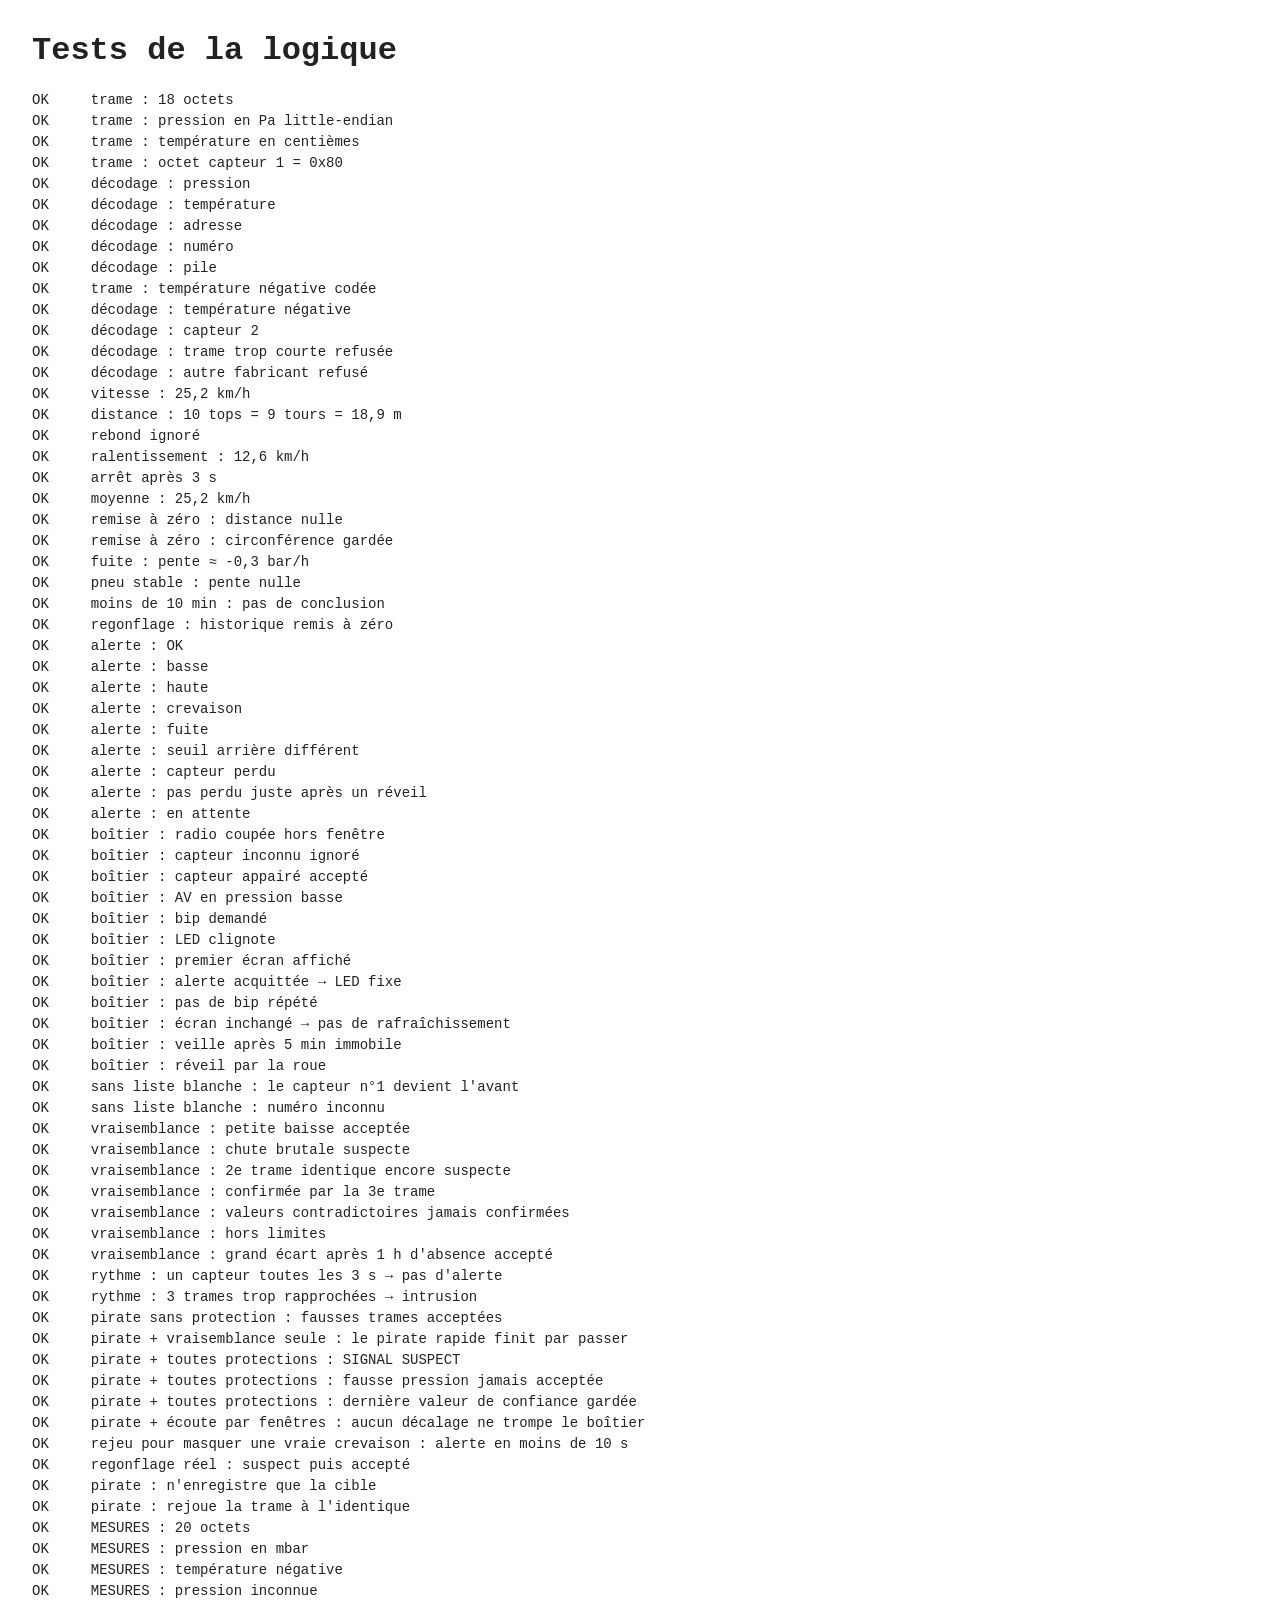
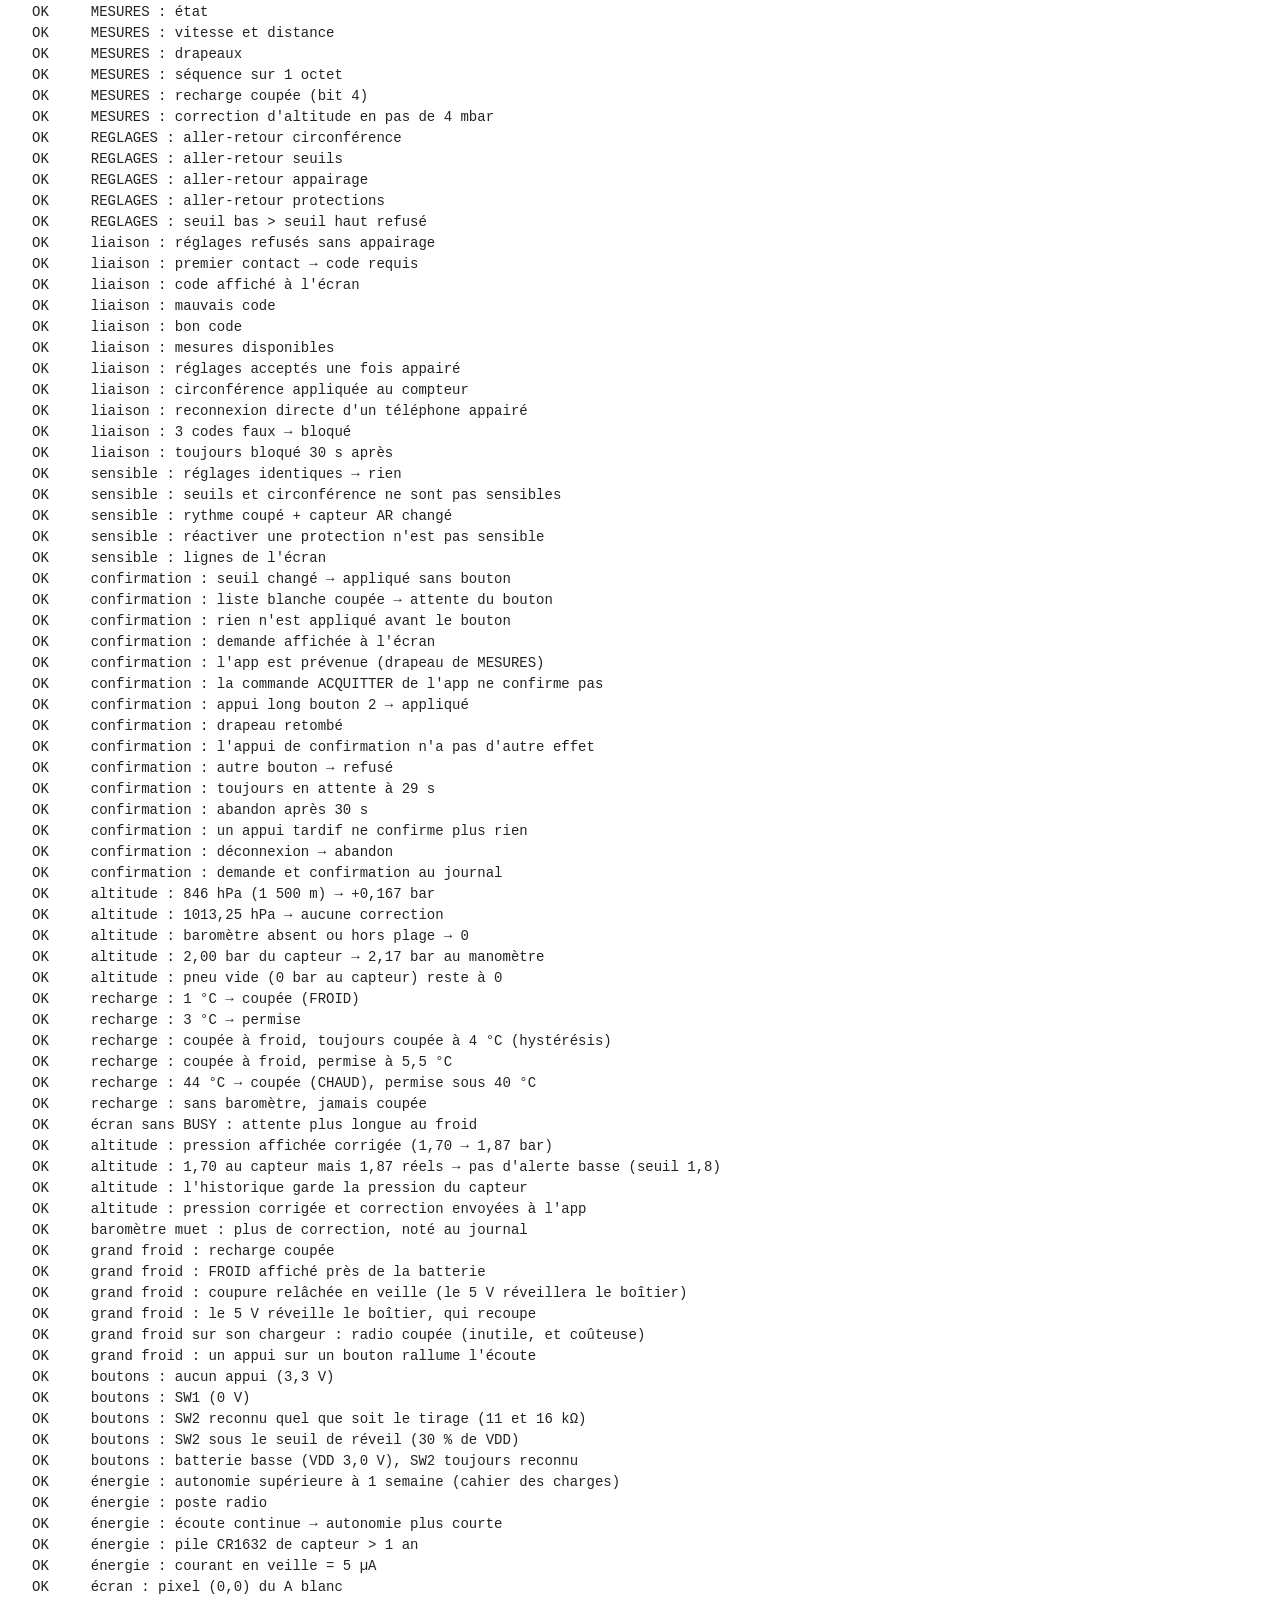
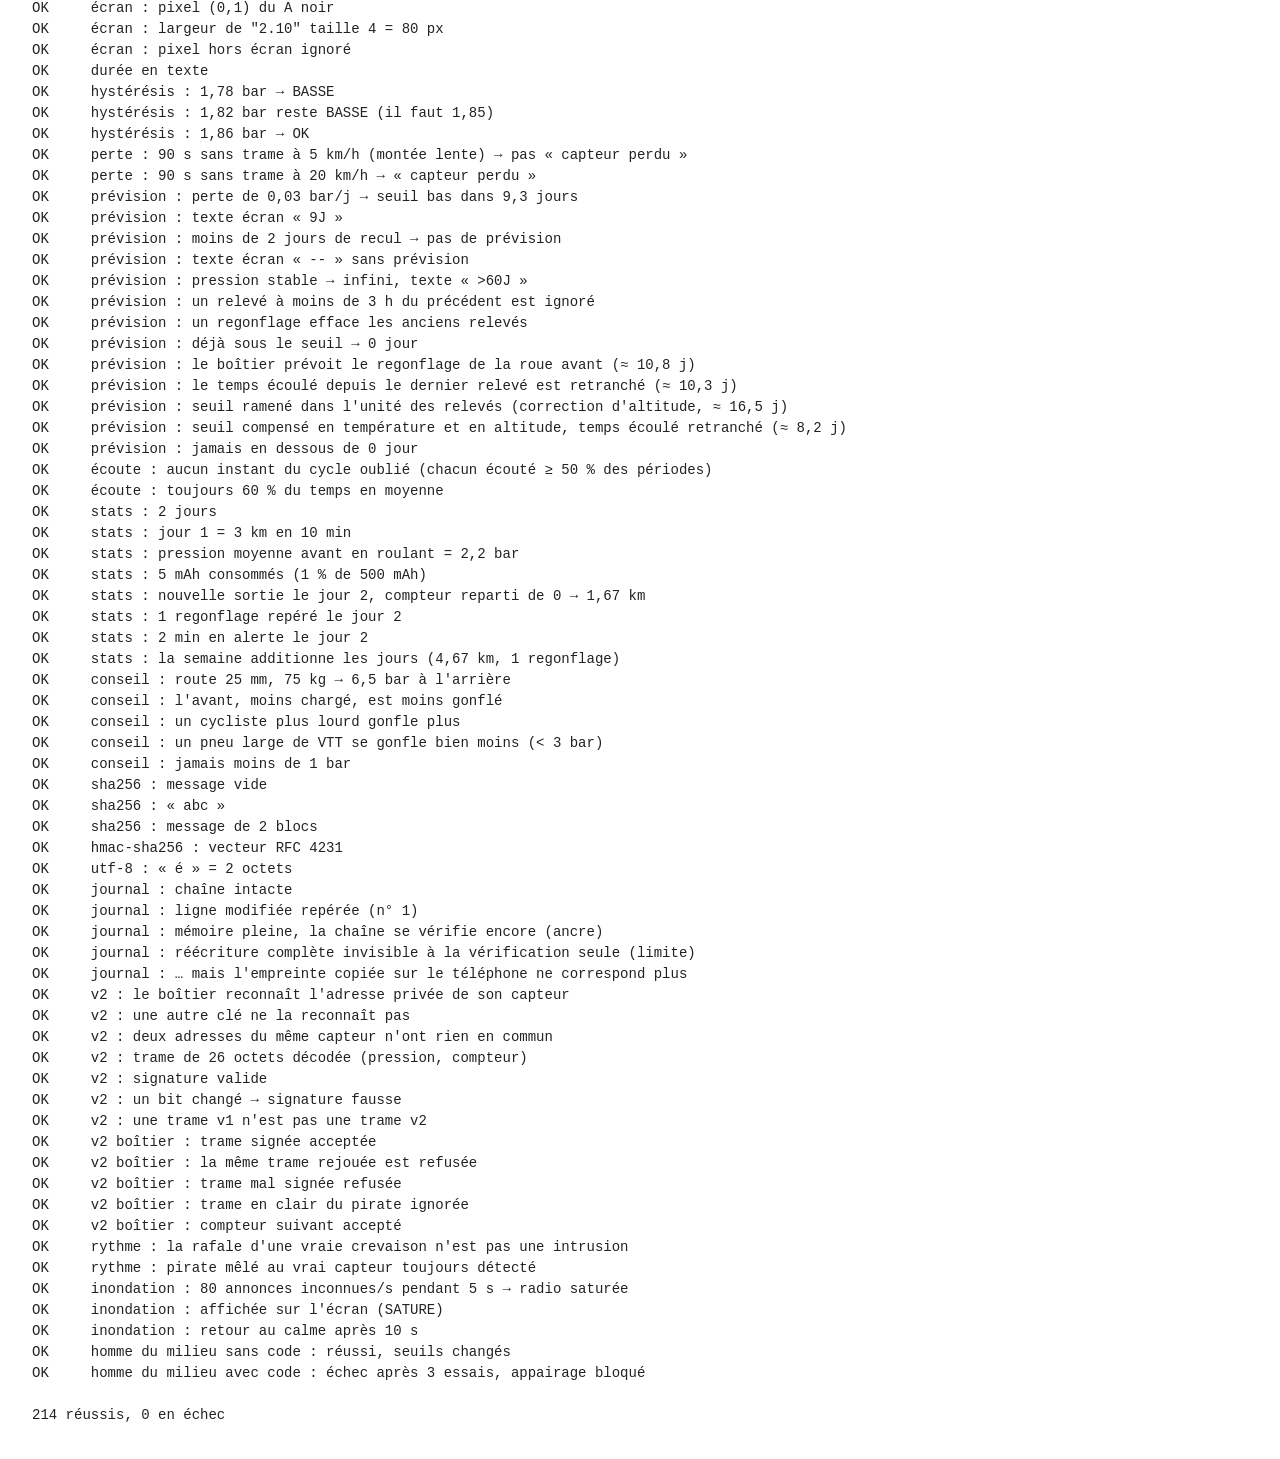
<file: simulateur/tests/tests.html>
<!DOCTYPE html>
<html lang="fr">
<head>
  <meta charset="utf-8">
  <title>Tests TPMS</title>
  <style>
    body { font-family: Consolas, monospace; margin: 2em; background: #fff; color: #222; }
    pre { font-size: 14px; line-height: 1.5; }
  </style>
</head>
<body>
  <h1>Tests de la logique</h1>
  <pre id="resultats">Chargement…</pre>

  <script src="../../logique/trame.js"></script>
  <script src="../../logique/vitesse.js"></script>
  <script src="../../logique/fuite.js"></script>
  <script src="../../logique/alertes.js"></script>
  <script src="../../logique/securite.js"></script>
  <script src="../../logique/protocole.js"></script>
  <script src="../../logique/energie.js"></script>
  <script src="../../logique/statistiques.js"></script>
  <script src="../../logique/conseil.js"></script>
  <script src="../../logique/sha256.js"></script>
  <script src="../../logique/journal.js"></script>
  <script src="../../logique/trame2.js"></script>
  <script src="../../logique/barometre.js"></script>
  <script src="../../logique/boutons.js"></script>
  <script src="../boitier/police5x7.js"></script>
  <script src="../boitier/epaper.js"></script>
  <script src="../boitier/ecran.js"></script>
  <script src="../boitier/liaison.js"></script>
  <script src="../boitier/boitier.js"></script>
  <script src="../sources/pirate.js"></script>
  <script src="tests.js"></script>
</body>
</html>
</file>
<file: charte/charte.css>
/* =====================================================================
   charte.css — Identité visuelle commune à toutes les pages du projet
   ---------------------------------------------------------------------
   Chargée EN DERNIER par chaque page (après sa propre feuille) : elle
   fixe les couleurs, les polices, le logo et les éléments communs.

   Le parti pris : le monde du chariot élévateur et du manomètre.
     - noir pur pour le fond, graphite pour les panneaux ;
     - JAUNE SÉCURITÉ (celui des chariots et des marquages au sol) pour
       l'identité, les actions et la sélection, avec le texte en noir ;
     - gris acier pour les textes secondaires et les axes ;
     - les états gardent leurs couleurs à eux (vert, orange, rouge),
       distinctes du jaune : une couleur = un sens ;
     - un seul élément décoratif, le ruban de sécurité jaune et noir en
       haut de chaque page ; un logo en cadran de manomètre ;
     - Archivo : large et grasse pour les titres et les grands chiffres,
       normale pour le texte ; JetBrains Mono seulement pour le code
       (adresses, sujets MQTT, commandes).
   ===================================================================== */

:root {
  color-scheme: dark;
  /* Fond et panneaux */
  --fond: #000000;
  --tuile: #16181b;
  --tuile-2: #1d2024;
  --tuile-3: #262a2f;
  --carte: var(--tuile);          /* noms utilisés par l'application (app/) */
  --carte-2: var(--tuile-2);
  --bord: #272b30;
  --bord-fort: #3a3f45;
  /* Texte */
  --texte: #f1f2ee;
  --texte-2: #9aaab8;             /* acier */
  --texte-3: #67737e;
  /* Identité */
  --accent: #f5b800;              /* jaune sécurité */
  --accent-fort: #f5b800;
  --accent-clair: #ffc933;
  --accent-doux: rgba(245, 184, 0, .13);
  --sur-accent: #000000;          /* texte posé sur le jaune */
  /* États */
  --ok: #2ec4a0;
  --ok-doux: rgba(46, 196, 160, .14);
  --attention: #ff8a3d;
  --attention-doux: rgba(255, 138, 61, .15);
  --alerte: #ff4d4d;
  --alerte-doux: rgba(255, 77, 77, .15);
  --info: #5aa9e6;
  --epaper: #d9d7cf;
  /* Formes et polices */
  --rayon: 12px;
  --rayon-petit: 8px;
  --police: "Archivo", "Segoe UI", system-ui, -apple-system, sans-serif;
  --mono: "JetBrains Mono", Consolas, "SF Mono", monospace;
  --ruban: repeating-linear-gradient(-45deg, var(--accent) 0 9px, #000 9px 18px);
  --logo: url("data:image/svg+xml,%3Csvg xmlns='http://www.w3.org/2000/svg' viewBox='0 0 32 32' fill='none' stroke-linecap='round'%3E%3Cpath d='M7.51 25.49A12 12 0 1 1 24.49 25.49' stroke='%2333383e' stroke-width='3.4'/%3E%3Cpath d='M7.51 25.49A12 12 0 1 1 25.71 9.95' stroke='%23f5b800' stroke-width='3.4'/%3E%3Cpath d='M16 17L23.28 11.71' stroke='%23f1f2ee' stroke-width='2.4'/%3E%3Ccircle cx='16' cy='17' r='2.6' fill='%23f5b800'/%3E%3C/svg%3E");
}

html { scrollbar-color: var(--bord-fort) var(--fond); }
body { font-family: var(--police); background: var(--fond); }
::selection { background: var(--accent); color: var(--sur-accent); }
:focus-visible { outline: 2px solid var(--accent); outline-offset: 2px; }

/* La signature : le ruban de sécurité, en haut de chaque page. */
body::before {
  content: ""; position: fixed; top: 0; left: 0; right: 0; height: 4px; z-index: 100;
  background: var(--ruban); pointer-events: none;
}

/* ---------- Typographie ---------- */
h1, h2, h3, .etat-titre, .titre-principal { font-stretch: 112%; }
h2 { font-weight: 750; letter-spacing: -.005em; }
h3 { font-weight: 650; }
/* Pas de capitales espacées : des intertitres en minuscules, lisibles. */
h4 { text-transform: none; letter-spacing: 0; font-size: 13px; font-weight: 650; color: var(--texte-2); }
.tableau th { text-transform: none; letter-spacing: 0; font-size: 12px; font-weight: 600; color: var(--texte-3); }
.horloge span { text-transform: none; letter-spacing: 0; font-size: 12px; color: var(--texte-2); }
.horloge b { font-family: var(--police); font-stretch: 112%; font-weight: 700; letter-spacing: .01em; }
.grand-chiffre span { font-stretch: 112%; font-weight: 700; letter-spacing: -.02em; }
.grand-chiffre small { color: var(--texte-2); }

/* ---------- Marque : cadran de manomètre + nom large ---------- */
.marque { font-stretch: 125%; font-weight: 800; letter-spacing: .01em; }
.marque b { color: var(--accent); font-weight: 800; }
.marque-logo {
  width: 30px; height: 30px; flex: none;
  border: 0; border-radius: 0; box-shadow: none;
  background: var(--logo) center / contain no-repeat;
}

/* ---------- Navigation : un trait jaune devant la page ouverte ---------- */
.navigation button, .navigation a { position: relative; border-radius: var(--rayon-petit); }
.navigation button.actif, .navigation > a.actif { background: var(--tuile-2); color: var(--texte); }
.navigation button.actif svg, .navigation > a.actif svg { stroke: var(--accent); }
.navigation button.actif::before, .navigation > a.actif::before {
  content: ""; position: absolute; left: -12px; top: 9px; bottom: 9px; width: 3px;
  border-radius: 0 3px 3px 0; background: var(--accent);
}
.navigation-pied a { color: var(--accent); }

/* ---------- Panneaux ---------- */
.tuile { background: var(--tuile); border-color: var(--bord); border-radius: var(--rayon); }
.tuile-action { background: linear-gradient(120deg, rgba(245, 184, 0, .11), var(--tuile) 60%); border-color: rgba(245, 184, 0, .3); }
.bandeau-demo { background: var(--accent-doux); border-color: rgba(245, 184, 0, .35); color: #ffe39a; border-radius: var(--rayon-petit); }

/* ---------- Boutons : le jaune porte du texte noir ---------- */
.bouton { border-radius: var(--rayon-petit); }
.bouton:hover { border-color: #4a5058; }
.bouton.principal, .bouton.plein { background: var(--accent); border-color: var(--accent); color: var(--sur-accent); font-weight: 650; }
.bouton.principal:hover, .bouton.plein:hover { background: var(--accent-clair); border-color: var(--accent-clair); }
.bouton.actif { background: var(--accent-doux); border-color: var(--accent); color: var(--accent); }
.bouton-rond { background: var(--accent); color: var(--sur-accent); }
.bouton-rond.en-pause { background: var(--tuile-3); color: var(--texte); }
.pilules { border-radius: var(--rayon-petit); }
.pilules button { border-radius: 6px; }
.pilules button.actif, .segments button.actif, .onglets button.actif { background: var(--accent); color: var(--sur-accent); font-weight: 650; }
.interrupteur input:checked + span { background: var(--accent); border-color: var(--accent); }
.interrupteur input:checked + span::after { background: var(--sur-accent); }
select option:checked { background: var(--accent); color: var(--sur-accent); }
.bouton-lien { background: var(--accent); color: var(--sur-accent); }
.bouton-lien.secondaire { background: transparent; color: var(--texte); }

/* ---------- Courbes : quatre couleurs bien distinctes ---------- */
/* (jaune, bleu, acier en pointillés, vert ; l'orange reste aux états) */
.graphe .serie { stroke: var(--accent); }
.graphe .serie.s2, .graphe .serie.points.s2 { stroke: var(--info); }
.graphe .serie.s3 { stroke: var(--texte-2); }
.graphe .serie.s4 { stroke: var(--ok); }
.legende .trait { background: var(--accent); }
.legende .trait.s2 { background: var(--info); }
.legende .trait.s3 { background: var(--texte-2); }
.legende .trait.s4 { background: var(--ok); }

/* ---------- États ---------- */
.puce { border-radius: 6px; }

/* Navigation horizontale (téléphone, tablette) : le trait passe dessous. */
@media (max-width: 900px) {
  .navigation button.actif::before, .navigation > a.actif::before {
    left: 8px; right: 8px; top: auto; bottom: -8px; width: auto; height: 3px; border-radius: 3px 3px 0 0;
  }
  .navigation { top: 4px; }   /* sous le ruban de sécurité */
}

/* Mouvement réduit : on respecte le réglage du système. */
@media (prefers-reduced-motion: reduce) {
  *, *::before, *::after { animation: none !important; transition: none !important; scroll-behavior: auto !important; }
}
</file>
<file: app/app.css>
/* ===================================================================
   app.css — Application TPMS, thème sombre
   Fond noir, cartes arrondies, accent violet, rouge pour les alertes.
   =================================================================== */

:root {
  --fond: #000000;
  --carte: #111114;
  --carte-2: #1a1a1f;
  --bord: #26262e;
  --texte: #f4f4f6;
  --texte-2: #a1a1aa;
  --texte-3: #6b6b76;
  --accent: #f5b800;
  --accent-fort: #f5b800;
  --accent-doux: rgba(245, 184, 0, .15);
  --ok: #2ec4a0;
  --alerte: #ff4d4d;
  --alerte-doux: rgba(255, 77, 77, .16);
  --police: "Archivo", "Segoe UI", system-ui, sans-serif;
  --mono: "JetBrains Mono", Consolas, monospace;
}

* { box-sizing: border-box; }
html, body { margin: 0; background: var(--fond); }
body {
  color: var(--texte);
  font-family: var(--police);
  font-size: 15px;
  line-height: 1.45;
  padding-bottom: 76px;
  -webkit-font-smoothing: antialiased;
  -webkit-text-size-adjust: 100%;
}
button, input { font: inherit; color: inherit; }

/* ---------- Barre du haut ---------- */
.barre {
  display: flex; justify-content: space-between; align-items: center;
  padding: calc(16px + env(safe-area-inset-top)) 18px 12px;
}
.marque { font-weight: 700; font-size: 18px; letter-spacing: -.01em; }
.marque span { color: var(--accent); }
.etat-liaison {
  display: flex; align-items: center; gap: 8px;
  font-size: 12px; color: var(--texte-2);
  background: var(--carte); border: 1px solid var(--bord); border-radius: 999px; padding: 6px 12px;
}
.pastille { width: 8px; height: 8px; border-radius: 50%; background: var(--texte-3); }
.etat-liaison.on { color: var(--texte); }
.etat-liaison.on .pastille { background: var(--ok); box-shadow: 0 0 8px var(--ok); }

/* ---------- Vues ---------- */
.vue { padding: 8px 18px; }
.surtitre { font-size: 12px; text-transform: none; letter-spacing: 0; color: var(--accent); margin: 28px 0 6px; font-weight: 600; }
h1 { font-size: 28px; font-weight: 700; line-height: 1.15; margin: 0 0 12px; letter-spacing: -.02em; }
h2 { font-size: 20px; font-weight: 700; margin: 0; letter-spacing: -.01em; }
h3 { margin: 0; }
.texte { color: var(--texte-2); margin: 0 0 24px; }
.note { font-size: 13px; color: var(--texte-3); margin: 16px 0 0; }
.erreur { color: var(--alerte); font-size: 14px; min-height: 1.4em; margin: 12px 0 0; }

.entete-vue { display: flex; justify-content: space-between; align-items: center; gap: 10px; margin: 6px 0 16px; }
.meta { font-size: 12px; color: var(--texte-3); }

/* ---------- Boutons ---------- */
.bouton {
  display: inline-flex; align-items: center; justify-content: center;
  border: 1px solid var(--bord); background: var(--carte-2);
  padding: 12px 16px; border-radius: 14px;
  font-size: 14px; font-weight: 500; cursor: pointer;
}
.bouton:active { transform: translateY(1px); }
.bouton.plein { background: var(--accent-fort); border-color: var(--accent-fort); color: var(--sur-accent); width: 100%; padding: 16px; font-weight: 600; border-radius: 16px; }
.bouton.danger { color: var(--alerte); border-color: rgba(255, 77, 77, .35); background: var(--alerte-doux); }
.actions { display: flex; flex-wrap: wrap; gap: 10px; margin-top: 18px; }
.actions .bouton { flex: 1; }

.champ-code {
  width: 100%; margin-bottom: 16px;
  font-family: var(--mono); font-size: 34px; letter-spacing: .35em; text-align: center;
  padding: 16px 0; background: var(--carte); color: var(--texte);
  border: 1px solid var(--bord); border-radius: 16px; outline: none;
}
.champ-code:focus { border-color: var(--accent); box-shadow: 0 0 0 4px var(--accent-doux); }

/* ---------- Pneus ---------- */
.roues { display: grid; grid-template-columns: 1fr 1fr; gap: 12px; }
.roue { background: var(--carte); border: 1px solid var(--bord); border-radius: 20px; padding: 16px; }
.roue h3 { font-size: 13px; font-weight: 600; color: var(--texte-2); }
.pression { margin: 8px 0 4px; white-space: nowrap; }
.pression .valeur { font-size: 38px; font-weight: 700; letter-spacing: -.03em; font-variant-numeric: tabular-nums; }
.pression .unite { font-size: 13px; color: var(--texte-2); }
.details { font-size: 12px; color: var(--texte-3); margin: 0; min-height: 1.4em; }
.etat { display: inline-block; font-size: 12px; font-weight: 600; margin: 12px 0 0; padding: 4px 10px; border-radius: 999px; background: rgba(46, 196, 160, .14); color: var(--ok); }
.roue.alerte { border-color: rgba(255, 77, 77, .55); background: linear-gradient(180deg, rgba(255, 77, 77, .14), var(--carte) 70%); }
.roue.alerte .valeur { color: var(--alerte); }
.roue.alerte .etat { background: var(--alerte-doux); color: var(--alerte); }

.grandeurs { display: grid; grid-template-columns: repeat(3, 1fr); gap: 10px; margin: 12px 0 0; }
.grandeurs div { background: var(--carte); border: 1px solid var(--bord); border-radius: 16px; padding: 12px; }
.grandeurs dt { font-size: 11px; color: var(--texte-3); }
.grandeurs dd { margin: 4px 0 0; font-size: 16px; font-weight: 600; font-variant-numeric: tabular-nums; }

/* ---------- Historique ---------- */
.segments { display: flex; background: var(--carte); border: 1px solid var(--bord); border-radius: 999px; padding: 3px; }
.segments button { border: 0; background: transparent; color: var(--texte-2); padding: 5px 11px; border-radius: 999px; font-size: 12px; cursor: pointer; }
.segments button.actif { background: var(--accent-fort); color: var(--sur-accent); }

.figure { margin: 0; background: var(--carte); border: 1px solid var(--bord); border-radius: 20px; padding: 12px 10px 10px; }
#courbe { width: 100%; height: 210px; display: block; }
#courbe .grille { stroke: var(--bord); stroke-width: .8; }
#courbe .axe { font-size: 9px; fill: var(--texte-3); font-family: var(--police); }
#courbe .seuil { stroke: var(--alerte); stroke-width: .9; stroke-dasharray: 3 3; }
#courbe .seuil-texte { fill: var(--alerte); }
#courbe .courbe-av { fill: none; stroke: var(--accent); stroke-width: 2; }
#courbe .courbe-ar { fill: none; stroke: #ff8a3d; stroke-width: 2; }
#courbe .vide { font-size: 11px; fill: var(--texte-3); }
figcaption { font-size: 11px; color: var(--texte-2); display: flex; align-items: center; gap: 6px; flex-wrap: wrap; margin: 6px 6px 0; }
.trait-av, .trait-ar, .trait-seuil { display: inline-block; width: 16px; height: 3px; border-radius: 2px; margin-left: 6px; }
.trait-av { background: var(--accent); margin-left: 0; }
.trait-ar { background: #ff8a3d; }
.trait-seuil { background: var(--alerte); }

.intertitre { font-size: 12px; font-weight: 600; text-transform: none; letter-spacing: 0; margin: 22px 0 8px; color: var(--texte-2); }
.tableau { width: 100%; border-collapse: separate; border-spacing: 0; font-size: 13px; background: var(--carte); border: 1px solid var(--bord); border-radius: 16px; overflow: hidden; }
.tableau th { text-align: left; font-size: 11px; font-weight: 600; color: var(--texte-3); padding: 10px 10px 6px; }
.tableau td { padding: 10px; border-top: 1px solid var(--bord); vertical-align: top; }
.tableau td.nombre { font-variant-numeric: tabular-nums; white-space: nowrap; }
.tableau b { color: var(--alerte); }

/* ---------- Réglages ---------- */
.formulaire fieldset { border: 1px solid var(--bord); background: var(--carte); border-radius: 18px; margin: 0 0 12px; padding: 6px 14px 8px; }
.formulaire legend { font-size: 12px; font-weight: 600; color: var(--accent); padding: 0 6px; }
.formulaire label { display: flex; justify-content: space-between; align-items: center; gap: 12px; padding: 8px 0; border-bottom: 1px solid var(--bord); }
.formulaire fieldset label:last-child { border-bottom: 0; }
.formulaire label .unite { font-size: 11px; color: var(--texte-3); margin-right: auto; margin-left: 4px; }
.formulaire input[type=number], .formulaire input[type=text] {
  width: 9em; text-align: right; font-size: 15px;
  background: var(--carte-2); border: 1px solid var(--bord); border-radius: 10px; padding: 7px 10px; outline: none;
}
.formulaire input[type=text] { width: 11em; font-family: var(--mono); font-size: 13px; }
.formulaire input:focus { border-color: var(--accent); }
.formulaire input:invalid { color: var(--alerte); }
.formulaire label.case { justify-content: flex-start; }
.formulaire input[type=checkbox] { accent-color: var(--accent-fort); width: 20px; height: 20px; margin: 0; }
.message { font-size: 14px; margin: 12px 0 0; min-height: 1.4em; color: var(--ok); }
.message.erreur { color: var(--alerte); }
.message.attention { color: var(--accent); }   /* en attente du bouton du boîtier */

/* ---------- Onglets ---------- */
.onglets {
  position: fixed; left: 12px; right: 12px; bottom: calc(12px + env(safe-area-inset-bottom));
  display: grid; grid-template-columns: repeat(3, 1fr); gap: 4px;
  background: rgba(17, 17, 20, .92); backdrop-filter: blur(12px);
  border: 1px solid var(--bord); border-radius: 22px; padding: 5px;
}
.onglets button { border: 0; background: transparent; padding: 12px 0; font-size: 13px; font-weight: 600; color: var(--texte-2); border-radius: 17px; cursor: pointer; }
.onglets button.actif { background: var(--accent-fort); color: var(--sur-accent); }
</file>
<file: presentation/presentation.css>
/* ===================================================================
   presentation.css — Diaporama de soutenance E6, même identité que
   le simulateur : fond noir, cartes arrondies, accent violet.
   -------------------------------------------------------------------
   Une diapositive mesure 1600 × 900 pixels « virtuels » ; le script
   presentation.js la met à l'échelle de la fenêtre (16:9).
   Sur téléphone (largeur < 760 px), les diapositives s'empilent et se
   lisent en faisant défiler la page.
   =================================================================== */

:root {
  color-scheme: dark;
  --fond: #000000;
  --tuile: #0e0e11;
  --tuile-2: #16161b;
  --tuile-3: #1e1e25;
  --bord: #24242c;
  --bord-fort: #33333d;
  --texte: #f4f4f6;
  --texte-2: #a1a1aa;
  --texte-3: #6b6b76;
  --accent: #f5b800;
  --accent-fort: #f5b800;
  --accent-doux: rgba(245, 184, 0, .14);
  --ok: #2ec4a0;
  --ok-doux: rgba(46, 196, 160, .14);
  --attention: #ff8a3d;
  --attention-doux: rgba(255, 138, 61, .14);
  --alerte: #ff4d4d;
  --alerte-doux: rgba(255, 77, 77, .15);
  --epaper: #d9d7cf;
  --rayon: 20px;
  --rayon-petit: 12px;
  --police: "Archivo", "Segoe UI", system-ui, -apple-system, sans-serif;
  --mono: "JetBrains Mono", Consolas, "SF Mono", monospace;
}

* { box-sizing: border-box; }
html, body { margin: 0; background: var(--fond); }
body {
  color: var(--texte);
  font-family: var(--police);
  -webkit-font-smoothing: antialiased;
  -webkit-text-size-adjust: 100%;
  overflow: hidden;              /* mode diaporama : pas de défilement */
}
a { color: var(--accent); }
code, .mono { font-family: var(--mono); }
b, strong { font-weight: 600; }

/* ---------- Scène 16:9 mise à l'échelle ---------- */
.scene {
  position: fixed;
  left: 50%; top: 50%;
  width: 1600px; height: 900px;
  transform-origin: center center;
  /* La transformation (translate + scale) est posée par le script. */
  transform: translate(-50%, -50%);
}

.diapo {
  position: absolute; inset: 0;
  display: flex; flex-direction: column;
  padding: 60px 88px 84px;
  font-size: 24px; line-height: 1.4;
  background: var(--fond);
  opacity: 0; visibility: hidden;
}
/* Seule la diapositive qui arrive apparaît en fondu ; celle qui part
   disparaît aussitôt, pour ne jamais voir deux diapositives superposées. */
.diapo.active { opacity: 1; visibility: visible; transition: opacity .2s ease; }

/* En-tête de chaque diapositive : petit repère + titre affirmatif */
.repere {
  font-family: var(--police); font-size: 18px; font-weight: 650; font-stretch: 110%;
  color: var(--accent); letter-spacing: 0; text-transform: none;
  margin: 0 0 14px;
}
.diapo h2 {
  font-size: 48px; line-height: 1.1; font-weight: 750; font-stretch: 110%; letter-spacing: -.015em;
  margin: 0 0 34px; max-width: 1380px;
}
.diapo h2 em { font-style: normal; color: var(--accent); }

/* Pied de diapositive (ajouté par le script : auteur + numéro) */
.pied {
  position: absolute; left: 88px; right: 88px; bottom: 30px;
  display: flex; justify-content: space-between;
  font-size: 15px; color: var(--texte-3); font-family: var(--mono);
}

.corps { flex: 1; min-height: 0; }
.discret { color: var(--texte-2); }
.petit { font-size: 19px; }
.tres-petit { font-size: 16px; }
.violet { color: var(--accent); }
.vert { color: var(--ok); }
.rouge { color: var(--alerte); }
.orange { color: var(--attention); }
.note-bas { margin-top: auto; padding-top: 18px; font-size: 18px; color: var(--texte-2); }

/* ---------- Grilles ---------- */
.grille { display: grid; gap: 24px; }
.g2 { grid-template-columns: 1fr 1fr; }
.g3 { grid-template-columns: repeat(3, 1fr); }
.g-texte-visuel { grid-template-columns: 1fr 520px; align-items: start; gap: 48px; }
.g-large-etroit { grid-template-columns: 1.45fr 1fr; gap: 40px; align-items: start; }
.g4 { grid-template-columns: repeat(4, 1fr); }
.g-apercu { grid-template-columns: 660px 1fr; gap: 40px; align-items: start; }
.g-prevision { grid-template-columns: 1fr 372px 350px; gap: 32px; align-items: start; }

/* ---------- Cartes ---------- */
.carte {
  background: var(--tuile);
  border: 1px solid var(--bord);
  border-radius: var(--rayon);
  padding: 26px 30px;
}
.carte h3 { font-size: 24px; font-weight: 600; margin: 0 0 10px; }
.carte p { margin: 0; }
.carte ul { margin: 0; padding-left: 22px; }
.carte li { margin: 4px 0; }
.carte-accent { border-color: rgba(245, 184, 0, .45); background: #19160b; }
.etiquette {
  display: inline-block; font-family: var(--mono); font-size: 15px; font-weight: 500;
  color: var(--accent); background: var(--accent-doux);
  padding: 3px 10px; border-radius: 999px; margin-bottom: 12px;
}
.etiquette.rouge { color: var(--alerte); background: var(--alerte-doux); }
.etiquette.vert { color: var(--ok); background: var(--ok-doux); }
.etiquette.orange { color: var(--attention); background: var(--attention-doux); }

/* Chiffre clé dans une carte */
.chiffre { font-size: 46px; font-weight: 750; font-stretch: 112%; letter-spacing: -.02em; line-height: 1.05; margin: 2px 0 8px; }
.chiffre small { font-size: 22px; font-weight: 500; color: var(--texte-2); margin-left: 4px; }
.grands .chiffre { font-size: 64px; margin: 10px 0 14px; }
.grands .chiffre small { font-size: 26px; }
.grands .petit { font-size: 21px; }

/* ---------- Tableaux ---------- */
.defile { overflow-x: auto; }
table { border-collapse: collapse; width: 100%; font-size: 20px; }
th, td { text-align: left; padding: 10px 14px; border-bottom: 1px solid var(--bord); vertical-align: top; }
th { font-size: 15px; font-weight: 600; color: var(--texte-2); text-transform: none; letter-spacing: 0; }
td.n, th.n { text-align: right; font-variant-numeric: tabular-nums; white-space: nowrap; }
table.serre td { padding: 7px 12px; }
tr.retenu td { background: var(--accent-doux); color: var(--texte); }
tr.retenu td:first-child { border-radius: 10px 0 0 10px; }
tr.retenu td:last-child { border-radius: 0 10px 10px 0; }

/* ---------- Diapositive de titre ---------- */
.titre-principal { font-size: 64px; line-height: 1.04; font-weight: 800; font-stretch: 116%; letter-spacing: -.02em; margin: 0 0 28px; }
.titre-principal em { font-style: normal; color: var(--accent); }
.auteur { font-size: 30px; font-weight: 600; margin: 0 0 6px; }
.champs { display: flex; flex-wrap: wrap; gap: 12px; margin-top: 34px; }
.champ {
  font-family: var(--mono); font-size: 18px; color: var(--texte-2);
  border: 1px dashed var(--bord-fort); border-radius: var(--rayon-petit); padding: 8px 14px;
}

/* ---------- Boîtier et écran e-paper ---------- */
.boitier {
  background: #121216; border: 1px solid var(--bord-fort);
  border-radius: 34px; padding: 26px; display: inline-block;
}
.boitier-leds { display: flex; justify-content: center; gap: 18px; margin-bottom: 14px; }
.led { width: 10px; height: 10px; border-radius: 50%; background: #2c2c33; display: inline-block; }
.led.allumee { background: #ff4d4d; box-shadow: 0 0 10px #ff4d4d; }
.ecran-cadre { background: #0a0a0c; padding: 8px; border-radius: 10px; }
canvas.ecran {
  display: block; width: 400px; height: 400px;
  image-rendering: pixelated; image-rendering: crisp-edges;
  background: var(--epaper); border-radius: 3px;
}
.ecran-petit canvas.ecran { width: 300px; height: 300px; }
.boitier-boutons { display: flex; justify-content: center; gap: 70px; margin-top: 14px; }
.bouton-boitier { width: 22px; height: 22px; border-radius: 50%; background: #24242c; border: 1px solid var(--bord-fort); }
.legende-ecran { font-size: 18px; color: var(--texte-2); text-align: center; margin-top: 12px; }
.trois-ecrans { display: flex; justify-content: space-between; gap: 24px; }
.trois-ecrans figure { margin: 0; text-align: center; }
.trois-ecrans figcaption { margin-top: 12px; font-size: 19px; }
.trois-ecrans figcaption b { display: block; font-size: 21px; margin-bottom: 2px; }

/* ---------- Trame de 18 octets ---------- */
.trame { display: grid; grid-template-columns: repeat(18, 1fr); gap: 6px; }
.octet {
  border-radius: 10px; padding: 18px 0 12px; text-align: center;
  font-family: var(--mono); background: var(--tuile-2); border: 1px solid var(--bord);
}
.octet .val { font-size: 32px; font-weight: 500; display: block; }
.octet .idx { font-size: 13px; color: var(--texte-3); display: block; margin-top: 2px; }
.octet.c-fab   { background: #141418; }
.octet.c-num   { background: rgba(90, 169, 230, .14); border-color: rgba(90, 169, 230, .4); }
.octet.c-adr   { background: var(--accent-doux); border-color: rgba(245, 184, 0, .45); }
.octet.c-pres  { background: var(--ok-doux); border-color: rgba(46, 196, 160, .4); }
.octet.c-temp  { background: var(--attention-doux); border-color: rgba(255, 138, 61, .4); }
.octet.c-pile  { background: #1e1e25; border-color: var(--bord-fort); }
.octet.c-alarm { background: var(--alerte-doux); border-color: rgba(255, 77, 77, .4); }
.champs-trame { display: grid; grid-template-columns: repeat(18, 1fr); gap: 6px; margin-top: 10px; }
.champ-trame {
  border-top: 2px solid var(--bord-fort); padding-top: 8px;
  font-size: 19px; line-height: 1.3; color: var(--texte-2);
}
.champ-trame b { color: var(--texte); display: block; font-size: 20px; }
.champ-trame.c-num   { border-color: #5aa9e6; }
.champ-trame.c-adr   { border-color: var(--accent); }
.champ-trame.c-pres  { border-color: var(--ok); }
.champ-trame.c-temp  { border-color: var(--attention); }
.champ-trame.c-alarm { border-color: var(--alerte); }
.calcul {
  font-family: var(--mono); font-size: 22px; line-height: 1.75;
  background: var(--tuile); border: 1px solid var(--bord); border-radius: var(--rayon); padding: 20px 26px;
}
.calcul .fl { color: var(--texte-3); }

/* ---------- Chaîne de la donnée ---------- */
.chaine { display: grid; grid-template-columns: repeat(6, 1fr); gap: 16px; position: relative; }
.etape {
  background: var(--tuile); border: 1px solid var(--bord); border-radius: var(--rayon-petit);
  padding: 18px 18px 20px; font-size: 19px; line-height: 1.38; color: var(--texte-2); position: relative;
}
.etape b { display: block; color: var(--texte); font-size: 22px; margin: 4px 0 8px; }
.etape .num { font-family: var(--mono); color: var(--accent); font-size: 15px; }
.etape:not(:last-child)::after {
  content: ""; position: absolute; right: -13px; top: 50%;
  width: 10px; height: 10px; border-top: 2px solid var(--accent); border-right: 2px solid var(--accent);
  transform: translateY(-50%) rotate(45deg);
}
.sorties { display: grid; grid-template-columns: repeat(3, 1fr); gap: 16px; margin-top: 22px; }
.carte-formule { margin-top: 20px; display: flex; gap: 36px; align-items: center; padding: 18px 28px; }
.formule { font-family: var(--mono); font-size: 22px; color: var(--texte); margin: 8px 0; white-space: nowrap; flex: none; }

/* ---------- Matrice des risques ---------- */
.matrices { display: grid; grid-template-columns: 1fr 1fr 380px; gap: 36px; align-items: start; }
.matrice-bloc h3 { font-size: 22px; margin: 0 0 12px; }
.matrice { display: grid; grid-template-columns: 34px repeat(4, 1fr); grid-template-rows: repeat(4, 98px) 30px; gap: 5px; }
.matrice .axe { font-family: var(--mono); font-size: 15px; color: var(--texte-3); display: flex; align-items: center; justify-content: center; }
.case {
  border-radius: 10px; display: flex; flex-wrap: wrap; align-content: center; justify-content: center; gap: 4px;
  padding: 4px; font-family: var(--mono); font-size: 15px; font-weight: 500;
}
.case.faible { background: rgba(46, 196, 160, .10); }
.case.moyen  { background: rgba(255, 138, 61, .13); }
.case.eleve  { background: rgba(255, 77, 77, .20); }
.case span { background: rgba(0, 0, 0, .55); border-radius: 6px; padding: 2px 6px; color: var(--texte); }
.case span.residuel { outline: 1.5px solid var(--texte-2); }
.titre-axe { font-size: 15px; color: var(--texte-3); font-family: var(--mono); margin-top: 6px; text-align: center; }
.liste-scenarios { font-size: 17px; line-height: 1.45; margin: 0; padding: 0; list-style: none; }
.liste-scenarios li { display: grid; grid-template-columns: 44px 1fr; padding: 3px 0; border-bottom: 1px solid var(--bord); }
.liste-scenarios .code { font-family: var(--mono); color: var(--accent); }
.legende-niveaux { display: flex; gap: 16px; font-size: 16px; color: var(--texte-2); margin-top: 14px; flex-wrap: wrap; }
.legende-niveaux i { display: inline-block; width: 14px; height: 14px; border-radius: 4px; vertical-align: -2px; margin-right: 6px; }

/* ---------- Étapes numérotées (attaque, démonstration) ---------- */
.etapes { list-style: none; margin: 0; padding: 0; counter-reset: e; }
.etapes li {
  counter-increment: e; position: relative; padding: 0 0 22px 62px; font-size: 23px;
}
.etapes li::before {
  content: counter(e); position: absolute; left: 0; top: -2px;
  width: 40px; height: 40px; border-radius: 50%;
  border: 1.5px solid var(--accent); color: var(--accent);
  font-family: var(--mono); font-size: 19px; display: flex; align-items: center; justify-content: center;
}
.etapes li span { display: block; color: var(--texte-2); font-size: 19px; }

/* ---------- Filtres empilés (parades) ---------- */
.filtres { display: flex; flex-direction: column; gap: 10px; }
.filtre {
  border: 1px solid var(--bord); border-left: 4px solid var(--accent);
  background: var(--tuile); border-radius: var(--rayon-petit); padding: 12px 18px; font-size: 18px; color: var(--texte-2);
}
.filtre b { color: var(--texte); font-size: 20px; display: block; }
.fleche-bas { text-align: center; color: var(--texte-3); font-family: var(--mono); font-size: 16px; }

/* ---------- Barres horizontales simples ---------- */
.barres { display: flex; flex-direction: column; gap: 26px; }
.barre-ligne { display: grid; grid-template-columns: 330px 1fr; gap: 16px; align-items: center; font-size: 19px; }
.barre-ligne .nom { color: var(--texte-2); line-height: 1.25; }
.barre-ligne.retenu .nom { color: var(--texte); font-weight: 600; }
.piste { position: relative; height: 34px; }
.barre {
  position: absolute; left: 0; top: 0; height: 15px; border-radius: 4px; background: var(--bord-fort);
}
.barre.mediane { background: var(--texte-3); }
.barre.pire { top: 19px; background: var(--alerte); opacity: .75; }
.retenu .barre.mediane { background: var(--accent); }
.retenu .barre.pire { background: var(--accent-fort); opacity: 1; }
.barre-val { position: absolute; top: -3px; font-family: var(--mono); font-size: 15px; color: var(--texte-2); white-space: nowrap; }
.barre-val.b { top: 16px; }

.empile { display: flex; height: 40px; border-radius: 10px; overflow: hidden; margin: 10px 0 8px; }
.empile div { height: 100%; }
.legende-empile { display: flex; flex-wrap: wrap; gap: 6px 22px; font-size: 17px; color: var(--texte-2); }
.legende-empile i { display: inline-block; width: 12px; height: 12px; border-radius: 3px; margin-right: 7px; vertical-align: -1px; }

.tests-barres .barre-ligne { grid-template-columns: 300px 1fr 64px; }
.tests-barres .barre { height: 26px; top: 4px; background: var(--accent); border-radius: 6px; }
.tests-barres .total { font-family: var(--mono); font-size: 22px; text-align: right; }
.tests-barres .cpp { border-top: 1px solid var(--bord); padding-top: 14px; }
.tests-barres .cpp .barre { background: var(--ok); }

/* ---------- Semaine type ---------- */
.semaine { display: grid; grid-template-columns: 70px 1fr; row-gap: 12px; font-size: 18px; }
.semaine .jour { font-family: var(--mono); color: var(--texte-2); display: flex; align-items: center; }
.jour-piste { position: relative; height: 34px; background: var(--tuile); border: 1px solid var(--bord); border-radius: 8px; }
.evt { position: absolute; top: 6px; height: 20px; width: 8px; margin-left: -4px; border-radius: 3px; background: var(--accent); }
.evt.charge { background: var(--ok); margin-left: 0; opacity: .85; }
.heures { grid-column: 2; position: relative; height: 20px; font-family: var(--mono); font-size: 14px; color: var(--texte-3); }
.heures span { position: absolute; transform: translateX(-50%); white-space: nowrap; }
.heures span:first-child { transform: none; }

/* ---------- Démonstration ---------- */
.bouton-lien {
  display: inline-flex; align-items: center; gap: 14px;
  background: var(--accent-fort); color: var(--sur-accent); text-decoration: none;
  font-size: 26px; font-weight: 600; padding: 18px 30px; border-radius: 16px;
}
.bouton-lien:hover { background: #7c4dff; }
.bouton-lien.secondaire { background: var(--tuile-2); border: 1px solid var(--bord-fort); color: var(--texte); font-size: 22px; padding: 14px 24px; }

/* ---------- Code côte à côte ---------- */
pre.code {
  margin: 0; font-family: var(--mono); font-size: 15px; line-height: 1.6;
  background: #0a0a0d; border: 1px solid var(--bord); border-radius: var(--rayon-petit);
  padding: 16px 18px; white-space: pre; overflow-x: auto; color: #d4d4d8;
}
pre.code .cm { color: var(--texte-3); }
pre.code .kw { color: var(--accent); }

/* ---------- Schéma (SVG) ---------- */
svg.schema { display: block; width: 100%; height: auto; }
svg.schema text { font-family: var(--police); fill: var(--texte); }
svg.schema .mono { font-family: var(--mono); }
.image-schema { background: #fff; border-radius: var(--rayon); padding: 10px; }
.image-schema img { display: block; width: 100%; height: auto; }

/* ---------- Boîtier 3D : rendu OpenSCAD (vue éclatée, image verticale) ---------- */
.apercu-3d { margin: 0; display: flex; justify-content: center; background: #1d1f21; border: 1px solid var(--bord); border-radius: var(--rayon); }
.cartes-serrees .carte { padding: 16px 24px; }
.cartes-serrees .chiffre { margin: 0 0 4px; }
.cartes-serrees h3 { margin-bottom: 6px; }
.cartes-serrees .etiquette { margin-bottom: 6px; }
.apercu-3d img { display: block; max-width: 100%; height: 600px; width: auto; border-radius: var(--rayon); }
@media (max-width: 760px) { .apercu-3d img { height: auto; width: 100%; } }

/* ---------- Trame v2 : trois segments proportionnels (18 / 4 / 4 octets) ---------- */
.trame-v2 { display: flex; gap: 6px; }
.trame-v2 .seg {
  border-radius: var(--rayon-petit); padding: 16px 18px; font-size: 18px; line-height: 1.35;
  color: var(--texte-2); border: 1px solid var(--bord);
}
.trame-v2 .seg b { display: block; color: var(--texte); font-size: 21px; margin-bottom: 2px; }
.trame-v2 .seg-v1  { flex: 18; background: var(--tuile-2); }
.trame-v2 .seg-cpt { flex: 4; background: var(--attention-doux); border-color: rgba(255, 138, 61, .4); }
.trame-v2 .seg-sig { flex: 4; background: var(--accent-doux); border-color: rgba(245, 184, 0, .45); }

/* ---------- Pastilles (conditions d'un essai) ---------- */
.pastilles { display: flex; flex-wrap: wrap; gap: 10px; }
.pastilles span {
  font-family: var(--mono); font-size: 17px; color: var(--texte-2);
  background: var(--tuile); border: 1px solid var(--bord); border-radius: 999px; padding: 6px 14px;
}

/* ---------- Commandes (hors diapositive) ---------- */
.commandes {
  position: fixed; left: 50%; bottom: 10px; transform: translateX(-50%); z-index: 20;
  display: flex; align-items: center; gap: 6px;
  font-family: var(--mono); font-size: 13px; color: var(--texte-3);
  opacity: .35; transition: opacity .2s;
}
.commandes:hover, .commandes:focus-within { opacity: 1; }
.commandes button {
  border: 1px solid var(--bord-fort); background: var(--tuile); color: var(--texte-2);
  width: 34px; height: 30px; border-radius: 8px; cursor: pointer; font: inherit;
}
.progression { position: fixed; left: 0; top: 0; height: 3px; background: var(--accent); z-index: 20; transition: width .2s; }
.notes {
  position: fixed; left: 16px; right: 16px; bottom: 56px; z-index: 30;
  background: rgba(14, 14, 17, .96); border: 1px solid var(--bord-fort); border-radius: var(--rayon-petit);
  padding: 14px 18px; font-size: 16px; line-height: 1.5; color: var(--texte-2); max-height: 40vh; overflow: auto;
}
.notes b { color: var(--accent); font-family: var(--mono); font-weight: 500; margin-right: 8px; }

/* ===================================================================
   Téléphone : les diapositives s'empilent, lecture par défilement
   =================================================================== */
@media (max-width: 760px) {
  body { overflow: auto; }
  .scene { position: static; width: auto; height: auto; transform: none !important; }
  .diapo {
    position: relative; inset: auto; opacity: 1; visibility: visible;
    padding: 34px 16px 52px; font-size: 16px; border-bottom: 1px solid var(--bord);
  }
  .pied { left: 16px; right: 16px; bottom: 16px; font-size: 12px; }
  .repere { font-size: 12px; }
  .diapo h2 { font-size: 24px; margin-bottom: 20px; }
  .titre-principal { font-size: 34px; }
  .auteur { font-size: 20px; }
  .champ { font-size: 13px; }
  /* !important : certaines grilles ont leurs colonnes écrites dans la page */
  .grille, .g2, .g3, .g4, .g-texte-visuel, .g-large-etroit, .g-apercu, .g-prevision, .matrices, .sorties { grid-template-columns: minmax(0, 1fr) !important; gap: 14px !important; }
  .trame-v2 { flex-direction: column; }
  .trame-v2 .seg { font-size: 14px; padding: 10px 12px; }
  .trame-v2 .seg b { font-size: 15px; }
  .pastilles span { font-size: 12px; padding: 4px 10px; }
  .carte-formule { flex-direction: column; align-items: flex-start; gap: 8px; padding: 16px; }
  .formule { white-space: normal; }
  .grands .chiffre { font-size: 36px; margin: 4px 0 8px; }
  .grands .chiffre small { font-size: 16px; }
  .grands .petit { font-size: 15px; }
  .boitier, figure { max-width: 100%; }
  .chaine { grid-template-columns: minmax(0, 1fr); gap: 12px; }
  .etape:not(:last-child)::after { right: 50%; top: auto; bottom: -11px; transform: translateX(50%) rotate(135deg); }
  .carte { padding: 18px; }
  .carte h3 { font-size: 18px; }
  .chiffre { font-size: 32px; }
  .chiffre small { font-size: 16px; }
  table { font-size: 14px; }
  th { font-size: 11px; }
  th, td { padding: 7px 8px; }
  .trame, .champs-trame { grid-template-columns: repeat(6, 1fr); }
  .octet .val { font-size: 17px; }
  .champ-trame { font-size: 13px; grid-column: span 3; }
  .champ-trame b { font-size: 14px; }
  .calcul { font-size: 13px; padding: 14px; overflow-x: auto; }
  .formule { font-size: 14px; }
  .etape { font-size: 14px; }
  .etape b { font-size: 16px; }
  .matrice { grid-template-rows: repeat(4, 64px) 26px; }
  .case { font-size: 12px; }
  .liste-scenarios { font-size: 14px; }
  .etapes li { font-size: 17px; padding-left: 52px; }
  .etapes li span { font-size: 15px; }
  .filtre, .filtre b { font-size: 15px; }
  .barre-ligne, .tests-barres .barre-ligne { grid-template-columns: minmax(0, 1fr); gap: 4px; font-size: 14px; }
  .tests-barres .total { text-align: left; font-size: 16px; }
  .trois-ecrans { flex-direction: column; align-items: center; }
  canvas.ecran, .ecran-petit canvas.ecran { width: 240px; height: 240px; }
  .boitier { padding: 16px; border-radius: 24px; }
  .semaine { grid-template-columns: 40px 1fr; font-size: 13px; }
  .bouton-lien { font-size: 18px; padding: 14px 20px; }
  .bouton-lien.secondaire { font-size: 16px; }
  pre.code { font-size: 12px; }
  .note-bas, .petit { font-size: 14px; }
  .tres-petit { font-size: 12px; }
  .legende-empile { font-size: 13px; }
  .commandes, .progression { display: none; }
  /* Les schémas gardent une taille lisible et défilent sur le côté */
  .defile-schema svg.schema { min-width: 760px; }
  .defile-schema::after { content: "← faire glisser le schéma →"; display: block; text-align: center; font-size: 12px; color: var(--texte-3); margin-top: 6px; }
  .pied span:first-child { max-width: 70%; }
}

/* ===================================================================
   Impression / export PDF : une diapositive par page, 16:9
   =================================================================== */
@media print {
  @page { size: 1600px 900px; margin: 0; }
  html, body { overflow: visible; background: var(--fond); -webkit-print-color-adjust: exact; print-color-adjust: exact; }
  .scene { position: static; width: 1600px; height: auto; transform: none !important; }
  .diapo {
    position: relative; inset: auto; width: 1600px; height: 900px;
    opacity: 1 !important; visibility: visible !important; transition: none;
    break-after: page; page-break-after: always; overflow: hidden;
  }
  .diapo:last-child { break-after: auto; page-break-after: auto; }
  .commandes, .progression, .notes { display: none !important; }
}
</file>
<file: simulateur/style.css>
/* ===================================================================
   style.css — Simulation TPMS, thème sombre
   Fond noir, tuiles arrondies, accent violet, rouge/orange pour alerter.
   =================================================================== */

:root {
  color-scheme: dark;   /* menus, barres de défilement et contrôles natifs en sombre */
  --fond: #000000;
  --tuile: #0e0e11;
  --tuile-2: #16161b;
  --tuile-3: #1e1e25;
  --bord: #24242c;
  --bord-fort: #33333d;
  --texte: #f4f4f6;
  --texte-2: #a1a1aa;
  --texte-3: #6b6b76;
  --accent: #f5b800;
  --accent-fort: #f5b800;
  --accent-doux: rgba(245, 184, 0, .14);
  --ok: #2ec4a0;
  --ok-doux: rgba(46, 196, 160, .14);
  --attention: #ff8a3d;
  --attention-doux: rgba(255, 138, 61, .14);
  --alerte: #ff4d4d;
  --alerte-doux: rgba(255, 77, 77, .15);
  --info: #5aa9e6;
  --epaper: #d9d7cf;
  --rayon: 20px;
  --rayon-petit: 12px;
  --police: "Archivo", "Segoe UI", system-ui, sans-serif;
  --mono: "JetBrains Mono", Consolas, monospace;
}

* { box-sizing: border-box; }
html, body { margin: 0; background: var(--fond); }
body {
  color: var(--texte);
  font-family: var(--police);
  font-size: 14px;
  line-height: 1.45;
  -webkit-font-smoothing: antialiased;
}
button, input, select { font: inherit; color: inherit; }
[hidden] { display: none !important; }
h2 { font-size: 22px; font-weight: 600; margin: 0 0 4px; letter-spacing: -.01em; }
h3 { font-size: 15px; font-weight: 600; margin: 0; }
h4 { font-size: 12px; font-weight: 600; color: var(--texte-2); text-transform: none; letter-spacing: 0; margin: 18px 0 8px; }
.discret { color: var(--texte-2); margin: 6px 0 0; font-size: 13px; }
.centre { text-align: center; }
code, .mono { font-family: var(--mono); }

/* ---------- Structure ---------- */
.appli { display: grid; grid-template-columns: 232px minmax(0, 1fr); min-height: 100vh; }

.navigation {
  position: sticky; top: 0; height: 100vh;
  display: flex; flex-direction: column; gap: 4px;
  padding: 18px 12px;
  border-right: 1px solid var(--bord);
}
.marque { display: flex; align-items: center; gap: 10px; padding: 4px 10px 22px; font-weight: 700; font-size: 17px; letter-spacing: -.01em; }
.marque b { color: var(--accent); font-weight: 700; }
.marque-logo { width: 26px; height: 26px; border-radius: 8px; border: 3px solid var(--accent); box-shadow: 0 0 18px rgba(245, 184, 0, .35); }
.navigation button {
  display: flex; align-items: center; gap: 12px;
  border: 0; background: transparent; color: var(--texte-2);
  padding: 10px 12px; border-radius: var(--rayon-petit);
  cursor: pointer; text-align: left; font-weight: 500;
  transition: background .15s, color .15s;
}
.navigation button svg { width: 20px; height: 20px; fill: none; stroke: currentColor; stroke-width: 1.8; stroke-linecap: round; stroke-linejoin: round; flex: none; }
.navigation button:hover { background: var(--tuile-2); color: var(--texte); }
.navigation button.actif { background: var(--accent-doux); color: var(--accent); }
.navigation-pied { margin-top: auto; padding: 12px; font-size: 12px; color: var(--texte-3); line-height: 1.5; }

.contenu { min-width: 0; }
.barre-haute {
  position: sticky; top: 0; z-index: 10;
  display: grid; grid-template-columns: minmax(0, 1fr) auto; align-items: center; gap: 20px;
  padding: 14px 28px;
  background: rgba(0, 0, 0, .82);
  backdrop-filter: blur(14px);
  border-bottom: 1px solid var(--bord);
}
.etat-global { display: flex; align-items: center; gap: 12px; min-width: 0; }
.point-etat { width: 12px; height: 12px; border-radius: 50%; background: var(--ok); box-shadow: 0 0 0 5px var(--ok-doux); flex: none; }
.etat-global.attention .point-etat { background: var(--attention); box-shadow: 0 0 0 5px var(--attention-doux); }
.etat-global.alerte .point-etat { background: var(--alerte); box-shadow: 0 0 0 5px var(--alerte-doux); animation: pulse 1.2s ease-in-out infinite; }
.etat-global.repos .point-etat { background: var(--texte-3); box-shadow: 0 0 0 5px rgba(107, 107, 118, .2); }
@keyframes pulse { 50% { box-shadow: 0 0 0 9px rgba(255, 77, 77, .05); } }
.etat-titre { font-weight: 600; font-size: 15px; }
.etat-detail { color: var(--texte-2); font-size: 13px; overflow: hidden; text-overflow: ellipsis; white-space: nowrap; }
.etat-global > div { min-width: 0; }

.temps { display: flex; align-items: center; gap: 12px; flex-wrap: wrap; }
.horloge { display: flex; flex-direction: column; align-items: flex-end; line-height: 1.15; }
.horloge span { font-size: 11px; color: var(--texte-3); text-transform: none; letter-spacing: 0; }
.horloge b { font-family: var(--mono); font-size: 20px; font-weight: 500; font-variant-numeric: tabular-nums; }
.charge { font-size: 12px; color: var(--attention); }

main { padding: 24px 28px 48px; }

/* ---------- Grille de tuiles ---------- */
.grille { display: grid; grid-template-columns: repeat(12, minmax(0, 1fr)); gap: 16px; }
.large-4 { grid-column: span 4; }
.large-5 { grid-column: span 5; }
.large-6 { grid-column: span 6; }
.large-7 { grid-column: span 7; }
.large-12 { grid-column: span 12; }
.tuile {
  background: var(--tuile);
  border: 1px solid var(--bord);
  border-radius: var(--rayon);
  padding: 20px;
  min-width: 0;
}
.tuile > header { display: flex; align-items: center; gap: 10px; margin-bottom: 14px; flex-wrap: wrap; }
.tuile > header > svg { width: 18px; height: 18px; fill: none; stroke: var(--texte-2); stroke-width: 1.8; stroke-linecap: round; stroke-linejoin: round; }
.tuile > header .puce, .tuile > header .pilules, .tuile > header > .discret { margin-left: auto; }
.tuile > header > .discret { margin-top: 0; }

.tuile-action { display: flex; justify-content: space-between; align-items: center; gap: 16px; flex-wrap: wrap;
  background: linear-gradient(135deg, rgba(245, 184, 0, .16), rgba(14, 14, 17, 1) 55%); border-color: rgba(245, 184, 0, .28); }

.grand-chiffre { display: flex; align-items: baseline; gap: 8px; }
.grand-chiffre span { font-size: 48px; font-weight: 600; letter-spacing: -.03em; font-variant-numeric: tabular-nums; line-height: 1.05; }
.grand-chiffre small { font-size: 15px; color: var(--texte-2); }

/* ---------- Puces d'état ---------- */
.puce {
  display: inline-flex; align-items: center; gap: 6px;
  padding: 3px 10px; border-radius: 999px;
  font-size: 12px; font-weight: 600;
  background: var(--tuile-3); color: var(--texte-2);
}
.puce::before { content: ""; width: 6px; height: 6px; border-radius: 50%; background: currentColor; }
.puce.ok { background: var(--ok-doux); color: var(--ok); }
.puce.attention { background: var(--attention-doux); color: var(--attention); }
.puce.alerte { background: var(--alerte-doux); color: var(--alerte); }
.puce.accent { background: var(--accent-doux); color: var(--accent); }
.puce:empty { display: none; }

/* ---------- Boutons ---------- */
.bouton {
  display: inline-flex; align-items: center; justify-content: center; gap: 8px;
  border: 1px solid var(--bord-fort); background: var(--tuile-2); color: var(--texte);
  padding: 8px 14px; border-radius: var(--rayon-petit);
  font-weight: 500; font-size: 13px; cursor: pointer;
  transition: background .15s, border-color .15s, transform .05s;
}
.bouton:hover { background: var(--tuile-3); border-color: #45454f; }
.bouton:active { transform: translateY(1px); }
.bouton.principal { background: var(--accent-fort); border-color: var(--accent-fort); color: var(--sur-accent); }
.bouton.principal:hover { background: #ffc933; }
.bouton.danger { color: var(--alerte); border-color: rgba(255, 77, 77, .35); background: var(--alerte-doux); }
.bouton.danger:hover { background: rgba(255, 77, 77, .24); }
.bouton.actif { background: var(--accent-doux); border-color: var(--accent); color: var(--accent); }
.bouton.grand { padding: 12px 20px; font-size: 14px; border-radius: 14px; }
.rangee { display: flex; flex-wrap: wrap; gap: 8px; align-items: center; }
.rangee.petits { margin-top: 14px; }
.rangee.petits .bouton { flex: 1; padding: 8px 10px; }

.bouton-rond {
  width: 40px; height: 40px; border-radius: 50%;
  border: 0; background: var(--accent-fort); color: var(--sur-accent); cursor: pointer;
  display: inline-flex; align-items: center; justify-content: center;
}
.bouton-rond svg { width: 16px; height: 16px; fill: currentColor; }
.bouton-rond.en-pause { background: var(--tuile-3); color: var(--texte); }

.pilules { display: inline-flex; background: var(--tuile-2); border: 1px solid var(--bord); border-radius: 999px; padding: 3px; gap: 2px; flex-wrap: wrap; }
.pilules button {
  border: 0; background: transparent; color: var(--texte-2);
  padding: 6px 12px; border-radius: 999px; cursor: pointer; font-size: 13px; font-weight: 500;
  font-variant-numeric: tabular-nums;
}
.pilules button:hover { color: var(--texte); }
.pilules button.actif { background: var(--accent-fort); color: var(--sur-accent); }
.pilules.petites button { padding: 4px 10px; font-size: 12px; }

/* Interrupteur moderne (case à cocher stylée) */
.interrupteur { display: flex; align-items: center; gap: 12px; cursor: pointer; margin: 14px 0 10px; font-weight: 500; }
.interrupteur input { position: absolute; opacity: 0; pointer-events: none; }
.interrupteur span { width: 40px; height: 24px; border-radius: 999px; background: var(--tuile-3); border: 1px solid var(--bord-fort); position: relative; flex: none; transition: background .2s; }
.interrupteur span::after { content: ""; position: absolute; top: 3px; left: 3px; width: 16px; height: 16px; border-radius: 50%; background: var(--texte-2); transition: transform .2s, background .2s; }
.interrupteur input:checked + span { background: var(--accent-fort); border-color: var(--accent-fort); }
.interrupteur input:checked + span::after { transform: translateX(16px); background: var(--sur-accent); }
.interrupteur input:focus-visible + span { outline: 2px solid var(--accent); outline-offset: 2px; }

/* ---------- Formulaires ---------- */
.formulaire { display: grid; gap: 10px; margin-bottom: 14px; grid-template-columns: minmax(0, 1fr); }
.formulaire > label { display: flex; justify-content: space-between; align-items: center; gap: 14px; min-height: 38px; }
.formulaire > label > span:first-child { color: var(--texte-2); }
.formulaire.en-ligne { grid-template-columns: repeat(auto-fit, minmax(150px, 1fr)); }
.formulaire.en-ligne > label { flex-direction: column; align-items: stretch; gap: 6px; }
input[type=number], select {
  background: var(--tuile-2); border: 1px solid var(--bord-fort); border-radius: 10px;
  padding: 8px 10px; color: var(--texte); min-width: 0; outline: none;
  font-variant-numeric: tabular-nums;
}
select {
  max-width: 62%; cursor: pointer;
  -webkit-appearance: none; appearance: none;
  padding-right: 34px;
  background-image: url("data:image/svg+xml,%3Csvg xmlns=%27http://www.w3.org/2000/svg%27 viewBox=%270 0 24 24%27 fill=%27none%27 stroke=%27%23f5b800%27 stroke-width=%272.5%27 stroke-linecap=%27round%27 stroke-linejoin=%27round%27%3E%3Cpath d=%27m6 9 6 6 6-6%27/%3E%3C/svg%3E");
  background-repeat: no-repeat; background-position: right 10px center; background-size: 16px;
  text-overflow: ellipsis; white-space: nowrap;
}
select:hover { border-color: #45454f; }
select option { background: #16161b; color: #f4f4f6; }
select option:checked { background: var(--accent); color: var(--sur-accent); }
.formulaire.en-ligne select, .formulaire.en-ligne input { max-width: none; width: auto; }
input[type=number] { width: 96px; text-align: right; }
input[type=number]:focus, select:focus { border-color: var(--accent); box-shadow: 0 0 0 3px var(--accent-doux); }
.champ-unite { display: inline-flex; align-items: center; gap: 8px; }
.champ-unite i { font-style: normal; color: var(--texte-3); font-size: 12px; width: 22px; }
.curseur-zone { display: inline-flex; align-items: center; gap: 12px; }
.curseur-zone output { font-variant-numeric: tabular-nums; min-width: 64px; text-align: right; color: var(--texte); }
input[type=range] { -webkit-appearance: none; appearance: none; width: 160px; height: 22px; background: transparent; cursor: pointer; }
input[type=range]::-webkit-slider-runnable-track { height: 4px; border-radius: 4px; background: var(--tuile-3); }
input[type=range]::-moz-range-track { height: 4px; border-radius: 4px; background: var(--tuile-3); }
input[type=range]::-webkit-slider-thumb { -webkit-appearance: none; width: 18px; height: 18px; margin-top: -7px; border-radius: 50%; background: var(--accent); border: 3px solid var(--fond); box-shadow: 0 0 0 1px var(--accent); }
input[type=range]::-moz-range-thumb { width: 14px; height: 14px; border-radius: 50%; background: var(--accent); border: 3px solid var(--fond); }

/* ---------- Petites mesures ---------- */
.petites-mesures { display: grid; grid-template-columns: repeat(auto-fill, minmax(110px, 1fr)); gap: 12px 16px; margin: 14px 0 0; }
.petites-mesures div { min-width: 0; }
.petites-mesures dt { font-size: 12px; color: var(--texte-3); }
.petites-mesures dd { margin: 2px 0 0; font-size: 15px; font-weight: 500; font-variant-numeric: tabular-nums; }
.petites-mesures.colonne { grid-template-columns: 1fr; gap: 8px; }
.petites-mesures.colonne div { display: flex; justify-content: space-between; gap: 12px; border-bottom: 1px solid var(--bord); padding-bottom: 8px; }
.petites-mesures.colonne dd { margin: 0; }

.progression { height: 6px; background: var(--tuile-3); border-radius: 999px; overflow: hidden; margin-top: 14px; }
.progression div { height: 100%; width: 0; background: var(--accent); border-radius: 999px; transition: width .3s; }

/* ---------- Tuiles pneu ---------- */
.tuile-pneu { display: flex; flex-direction: column; }
.tuile-pneu .rangee.petits { margin-top: auto; padding-top: 14px; }
.tuile-pneu.alerte { border-color: rgba(255, 77, 77, .55); background: linear-gradient(180deg, rgba(255, 77, 77, .10), var(--tuile) 60%); }
.tuile-pneu.alerte .grand-chiffre span { color: var(--alerte); }
.mini-graphe { width: 100%; height: 60px; display: block; margin-top: 12px; }
.mini-graphe .serie { fill: none; stroke: var(--accent); stroke-width: 2; }
.mini-graphe .aire { fill: var(--accent-doux); stroke: none; }
.mini-graphe .seuil { stroke: var(--alerte); stroke-width: 1; stroke-dasharray: 3 4; opacity: .6; }

/* ---------- Boîtier ---------- */
.tuile-boitier { display: flex; flex-direction: column; }
.boitier {
  position: relative; align-self: center;
  width: 100%; max-width: 440px;
  border-radius: 34px; padding: 14px 14px 16px;
  background: linear-gradient(160deg, #2a2a31, #141418);
  border: 1px solid #3a3a44;
  box-shadow: 0 20px 40px rgba(0, 0, 0, .6), inset 0 1px 0 rgba(255, 255, 255, .08);
}
.boitier-haut { display: flex; justify-content: center; gap: 22px; margin-bottom: 10px; }
.voyant { display: inline-flex; align-items: center; gap: 6px; font-size: 11px; color: var(--texte-3); }
.led { width: 9px; height: 9px; border-radius: 50%; background: #2c2c33; display: inline-block; }
.led-alerte.fixe { background: #ff4d4d; box-shadow: 0 0 10px #ff4d4d; }
.led-radio.on { background: var(--info); box-shadow: 0 0 8px var(--info); }
.led-buzzer.bip { background: var(--attention); box-shadow: 0 0 10px var(--attention); }
.boitier-milieu { display: flex; justify-content: center; }
.led-eclairage { position: absolute; top: 46%; width: 6px; height: 36px; border-radius: 4px; background: #2c2c33; }
#ledEclairageG { left: -4px; }
#ledEclairageD { right: -4px; }
.led-eclairage.on { background: #fffbe6; box-shadow: 0 0 22px 8px rgba(255, 240, 180, .45); }
.ecran-cadre { background: #0a0a0c; padding: 8px; border-radius: 10px; width: 100%; max-width: 408px; }
#ecran { display: block; width: 100%; aspect-ratio: 1; image-rendering: pixelated; background: var(--epaper); border-radius: 3px; }
#ecran.flash { animation: flash .45s steps(3); }
@keyframes flash { 0% { filter: invert(1); } 50% { filter: none; } 75% { filter: invert(1); } }
.boitier-bas { display: flex; justify-content: center; gap: 80px; margin-top: 14px; }
.bouton-physique {
  width: 48px; height: 48px; border-radius: 50%;
  border: 1px solid #44444f; background: radial-gradient(circle at 35% 30%, #4a4a55, #1c1c22);
  color: var(--texte-2); font-weight: 600; cursor: pointer;
  box-shadow: 0 3px 0 #000;
  -webkit-user-select: none; user-select: none; touch-action: none;
}
.bouton-physique.appui { transform: translateY(2px); box-shadow: none; }

/* ---------- Jauge batterie ---------- */
.jauge-zone { display: flex; align-items: center; gap: 20px; }
.jauge { width: 120px; height: 120px; flex: none; }
.jauge-fond { fill: none; stroke: var(--tuile-3); stroke-width: 10; }
.jauge-valeur { fill: none; stroke: var(--ok); stroke-width: 10; stroke-linecap: round; transform: rotate(-90deg); transform-origin: 60px 60px; transition: stroke-dashoffset .4s, stroke .3s; }
.jauge-texte { fill: var(--texte); font-size: 22px; font-weight: 600; font-family: var(--police); }
.jauge-sous { fill: var(--texte-2); font-size: 11px; font-family: var(--police); }
.jauge-zone .petites-mesures { flex: 1; margin: 0; }

/* ---------- Fil d'événements ---------- */
.fil-evenements { list-style: none; margin: 0; padding: 0; display: grid; gap: 8px; max-height: 260px; overflow-y: auto; }
.fil-evenements.long { max-height: 420px; }
.fil-evenements li { display: grid; grid-template-columns: 74px 1fr; gap: 10px; font-size: 13px; padding: 8px 10px; border-radius: 10px; background: var(--tuile-2); }
.fil-evenements .heure { font-family: var(--mono); font-size: 11px; color: var(--texte-3); padding-top: 2px; }
.fil-evenements li.alerte { background: var(--alerte-doux); color: #ffc9c9; }
.fil-evenements li.ok { background: var(--ok-doux); color: #b5f0de; }
.fil-evenements:empty::before { content: "Rien pour l'instant."; color: var(--texte-3); font-size: 13px; }

/* ---------- Barres horizontales ---------- */
.barres-horizontales { display: grid; gap: 10px; }
.barre-ligne { display: grid; grid-template-columns: minmax(120px, 190px) 1fr 92px; align-items: center; gap: 12px; font-size: 13px; }
.barre-ligne .nom { color: var(--texte-2); overflow: hidden; text-overflow: ellipsis; white-space: nowrap; }
.barre-ligne .piste { height: 8px; background: var(--tuile-3); border-radius: 999px; overflow: hidden; }
.barre-ligne .plein { height: 100%; border-radius: 999px; background: var(--accent); transition: width .3s; }
.barre-ligne .plein.ok { background: var(--ok); }
.barre-ligne .plein.alerte { background: var(--alerte); }
.barre-ligne .plein.attention { background: var(--attention); }
.barre-ligne .plein.gris { background: var(--texte-3); }
.barre-ligne .val { text-align: right; font-variant-numeric: tabular-nums; }

.bilan-zone { display: grid; grid-template-columns: 220px 1fr; gap: 24px; align-items: center; }
.bilan-chiffre span { display: block; font-size: 56px; font-weight: 700; letter-spacing: -.03em; color: var(--ok); line-height: 1; }
.bilan-chiffre span.insuffisant { color: var(--alerte); }
.bilan-chiffre small { color: var(--texte-2); }

/* ---------- Graphes, carte, radio ---------- */
.graphe { width: 100%; height: auto; display: block; margin-top: 6px; }
.graphe .grille { stroke: var(--bord); stroke-width: 1; }
.graphe .axe, .carte .axe, .vue-radio .axe { font-family: var(--police); font-size: 11px; fill: var(--texte-3); }
.graphe .vide { font-size: 13px; fill: var(--texte-3); }
.graphe .serie { fill: none; stroke: var(--accent); stroke-width: 2; stroke-linejoin: round; }
.graphe .serie.s2 { stroke: var(--attention); }
.graphe .serie.s3 { stroke: var(--info); stroke-dasharray: 5 4; }
.graphe .serie.points.s1 { stroke: var(--accent); stroke-width: 4; stroke-linecap: round; stroke-dasharray: 0 7; }
.graphe .serie.points.s2 { stroke: var(--attention); stroke-width: 4; stroke-linecap: round; stroke-dasharray: 0 7; }
.graphe .serie-altitude { fill: none; stroke: var(--texte-2); stroke-width: 1.6; }
.graphe .repere { stroke: var(--alerte); stroke-width: 1; stroke-dasharray: 4 4; opacity: .8; }
.graphe .repere-texte { fill: var(--alerte); }
.graphe .curseur { stroke: var(--accent); stroke-width: 2; }
.legende { display: flex; flex-wrap: wrap; align-items: center; gap: 8px; font-size: 12px; color: var(--texte-2); margin: 6px 0 0; }
.legende .trait { display: inline-block; width: 18px; height: 3px; border-radius: 2px; background: var(--accent); margin-left: 6px; }
.legende .trait.s2 { background: var(--attention); }
.legende .trait.s3 { background: var(--info); }

.carte { width: 100%; height: auto; display: block; border-radius: 14px; background: #08080a; border: 1px solid var(--bord); }
.carte .grille { stroke: #17171c; stroke-width: 1; }
.carte .trace { fill: none; stroke: var(--accent); stroke-width: 3; stroke-linejoin: round; stroke-linecap: round; opacity: .85; }
.carte .borne-km { fill: var(--fond); stroke: var(--texte-2); stroke-width: 1.4; }
.carte .depart { fill: var(--ok); }
.carte .trait { stroke: var(--texte-3); stroke-width: 1.5; }
.carte .cycliste { fill: #fff; stroke: var(--accent-fort); stroke-width: 2; }
.carte .voisin { fill: var(--tuile-3); stroke: var(--texte-2); stroke-width: 1.4; }
.carte .pirate { fill: none; stroke: var(--alerte); stroke-width: 2.4; }

.vue-radio { width: 100%; height: auto; display: block; border-radius: 14px; background: #08080a; border: 1px solid var(--bord); }
.vue-radio .anneau { fill: none; stroke: #1d1d24; stroke-width: 1; }
.vue-radio .velo-trait { stroke: var(--texte-3); stroke-width: 3; stroke-linecap: round; }
.vue-radio .roue-trait { stroke: #3a3a44; stroke-width: 6; stroke-linecap: round; }
.vue-radio .lien { stroke-width: 1.4; }
.vue-radio .lien-ok { stroke: var(--ok); opacity: .8; }
.vue-radio .lien-perdu { stroke: var(--alerte); stroke-dasharray: 4 4; opacity: .8; }
.vue-radio .capteur { fill: var(--accent); }
.vue-radio .voisin { fill: var(--tuile-3); stroke: var(--texte-2); stroke-width: 1.4; }
.vue-radio .pirate { fill: var(--alerte); }
.vue-radio .portee-pirate { fill: rgba(255, 77, 77, .06); stroke: var(--alerte); stroke-width: 1; stroke-dasharray: 3 5; }
.vue-radio .boitier-radio { fill: var(--fond); stroke: var(--texte); stroke-width: 2; }
.vue-radio .etiquette-radio { font-family: var(--police); font-size: 12px; fill: var(--texte); }

.schema-zone { border-radius: 14px; overflow-x: auto; background: #0b0b0d; border: 1px solid var(--bord); }
.schema-zone svg { display: block; width: 100%; height: auto; min-width: 960px; }

/* ---------- Tableaux ---------- */
.tableau-defile { overflow-x: auto; }
.tableau { width: 100%; border-collapse: collapse; font-size: 13px; }
.tableau th { text-align: left; font-size: 11px; font-weight: 600; color: var(--texte-3); text-transform: none; letter-spacing: 0; padding: 0 12px 8px 0; border-bottom: 1px solid var(--bord); }
.tableau td { padding: 9px 12px 9px 0; border-bottom: 1px solid var(--bord); vertical-align: top; }
.tableau tr:last-child td { border-bottom: 0; }
.tableau .mono { font-family: var(--mono); font-size: 12px; }
.tableau tr.ligne-pirate td { background: var(--alerte-doux); }
.tableau td:first-child { white-space: nowrap; color: var(--texte-3); font-family: var(--mono); font-size: 12px; }
#tableEchanges td:last-child { font-family: var(--mono); font-size: 11px; word-break: break-all; color: var(--texte-2); }

.verdict { font-size: 12px; font-weight: 600; white-space: nowrap; }
.verdict.ok { color: var(--ok); }
.verdict.non { color: var(--texte-3); }
.verdict.attente { color: var(--attention); }
.verdict.rejet { color: var(--alerte); }
.verdict.trompe { color: #fff; background: var(--alerte); padding: 2px 8px; border-radius: 999px; }

/* Registres de trames */
.registre-bloc { margin-bottom: 18px; }
.registre-tete { display: flex; justify-content: space-between; gap: 12px; flex-wrap: wrap; font-size: 13px; margin-bottom: 8px; color: var(--texte-2); }
.registre-tete b { color: var(--texte); }
.registre-defilement { overflow-x: auto; }
.registre { border-collapse: separate; border-spacing: 3px; font-family: var(--mono); min-width: 620px; width: 100%; table-layout: fixed; }
.registre td { text-align: center; }
.registre .index td { font-size: 10px; color: var(--texte-3); }
.registre .hexa td { background: var(--tuile-2); border-radius: 8px; padding: 8px 0; font-size: 14px; }
.registre .hexa td.champ-pression { background: var(--accent-doux); color: var(--accent); }
.registre .champs td { font-size: 10px; color: var(--texte-3); text-transform: none; letter-spacing: 0; border-top: 2px solid var(--bord); padding-top: 4px; }
.registre .champs td.champ-pression { border-top-color: var(--accent); color: var(--accent); }

/* Pneus : détail */
.groupe-actions { margin-top: 16px; padding-top: 14px; border-top: 1px solid var(--bord); }
.groupe-actions h4 { margin-top: 0; }

/* Protections */
.protection { display: grid; grid-template-columns: 1fr auto; gap: 4px 12px; align-items: center; padding: 12px 14px; border-radius: 14px; background: var(--tuile-2); margin-bottom: 8px; }
.protection .interrupteur { margin: 0; }
.protection p { grid-column: 1 / -1; margin: 0; font-size: 12px; color: var(--texte-2); }
.protection .compteur { font-size: 12px; color: var(--texte-2); font-variant-numeric: tabular-nums; }
.verite { display: grid; gap: 8px; }
.verite-ligne { display: grid; grid-template-columns: 70px 1fr 1fr auto; gap: 10px; align-items: center; padding: 10px 12px; border-radius: 12px; background: var(--tuile-2); font-size: 13px; }
.verite-ligne small { display: block; color: var(--texte-3); font-size: 11px; }

/* Application */
.tuile-telephone { display: flex; justify-content: center; }
.telephone { width: 380px; max-width: 100%; height: 760px; border-radius: 48px; padding: 12px; background: #1a1a1f; border: 1px solid #3a3a44; box-shadow: 0 20px 40px rgba(0, 0, 0, .6); }
.telephone iframe { width: 100%; height: 100%; border: 0; border-radius: 38px; background: #000; display: block; }

.alerte-texte { color: var(--alerte); }
.avertissement { margin: 0; padding: 10px 12px; border-radius: 12px; background: var(--attention-doux); color: var(--attention); font-size: 13px; }

/* ---------- Notifications ---------- */
.toasts { position: fixed; right: 20px; bottom: 20px; display: grid; gap: 10px; z-index: 50; width: min(360px, calc(100vw - 40px)); }
.toast {
  display: flex; gap: 12px; align-items: flex-start;
  padding: 14px 16px; border-radius: 16px;
  background: rgba(22, 22, 27, .96); border: 1px solid var(--bord-fort);
  box-shadow: 0 12px 30px rgba(0, 0, 0, .55);
  font-size: 13px; animation: arrivee .25s ease-out;
}
.toast::before { content: ""; width: 8px; height: 8px; border-radius: 50%; background: var(--accent); margin-top: 5px; flex: none; }
.toast.alerte { border-color: rgba(255, 77, 77, .5); }
.toast.alerte::before { background: var(--alerte); }
.toast.ok::before { background: var(--ok); }
.toast b { display: block; margin-bottom: 2px; }
.toast.sortie { opacity: 0; transform: translateY(8px); transition: opacity .3s, transform .3s; }
@keyframes arrivee { from { opacity: 0; transform: translateY(10px); } }

/* ---------- Écrans plus petits ---------- */
@media (max-width: 1250px) {
  .large-4 { grid-column: span 6; }
  .large-5, .large-7 { grid-column: span 12; }
}
@media (max-width: 900px) {
  .appli { grid-template-columns: 1fr; }
  .navigation { position: sticky; top: 0; z-index: 20; height: auto; flex-direction: row; overflow-x: auto; padding: 8px; border-right: 0; border-bottom: 1px solid var(--bord); background: var(--fond); }
  .navigation button span, .marque span, .navigation-pied { display: none; }
  .marque { padding: 4px 8px; }
  .barre-haute { position: static; padding: 12px 16px; grid-template-columns: 1fr; gap: 12px; }
  .temps { justify-content: space-between; }
  .horloge { align-items: flex-start; }
  main { padding: 16px; }
  .large-4, .large-6 { grid-column: span 12; }
  .bilan-zone { grid-template-columns: 1fr; }
}

/* ---------- Vie privée : carte des espions ---------- */
.carte .rue { fill: none; stroke: #26262e; stroke-width: 4; stroke-linejoin: round; stroke-linecap: round; }
.carte .mouchard { fill: #08080a; stroke: var(--texte-3); stroke-width: 1.4; }
.carte .mouchard.actif { fill: var(--accent); stroke: var(--accent); }
.carte .trajet-espion { fill: none; stroke: var(--alerte); stroke-width: 2.5; stroke-dasharray: 6 4; stroke-linejoin: round; }
.carte .depart-espion { fill: none; stroke: var(--alerte); stroke-width: 2; }
.carre-mouchard { display: inline-block; width: 9px; height: 9px; border-radius: 2px; border: 1.4px solid var(--texte-3); vertical-align: middle; margin: 0 4px 0 2px; }
.carre-mouchard.actif { background: var(--accent); border-color: var(--accent); }
.rond-depart { display: inline-block; width: 11px; height: 11px; border-radius: 50%; border: 2px solid var(--alerte); vertical-align: middle; margin: 0 4px 0 2px; }
.legende .trait.alerte { background: var(--alerte); }
.mono-court { font-family: var(--mono); font-size: 11px; color: var(--texte-3); }
</file>
<file: flotte/flotte.css>
/* ===================================================================
   flotte.css — Compléments propres à la supervision de la flotte.
   La base (couleurs, tuiles, boutons, graphes) vient de
   ../simulateur/style.css : même identité visuelle.
   =================================================================== */

.cache { position: absolute; }

/* Navigation : des liens d'ancre au lieu de boutons */
.navigation a {
  display: flex; align-items: center; gap: 12px;
  color: var(--texte-2); text-decoration: none;
  padding: 10px 12px; border-radius: var(--rayon-petit); font-weight: 500;
  transition: background .15s, color .15s;
}
.navigation a svg { width: 20px; height: 20px; fill: none; stroke: currentColor; stroke-width: 1.8; stroke-linecap: round; stroke-linejoin: round; flex: none; }
.navigation a:hover { background: var(--tuile-2); color: var(--texte); }
.navigation a.actif { background: var(--accent-doux); color: var(--accent); }
.navigation-pied a { padding: 6px 0; color: var(--accent); }
.navigation-pied a:hover { background: none; }
#txtSource { margin-bottom: 6px; }

html { scroll-behavior: smooth; }
section[id] { scroll-margin-top: 90px; }

.commandes-temps { display: flex; align-items: center; gap: 10px; flex-wrap: wrap; }
.actualise { font-size: 12px; color: var(--texte-2); text-align: right; }

.bandeau-demo {
  margin: 16px 28px 0; padding: 12px 16px; border-radius: 14px;
  background: var(--accent-doux); border: 1px solid rgba(245, 184, 0, .35); color: #ffe39a; font-size: 13px;
}
.bandeau-demo code { background: rgba(0, 0, 0, .35); padding: 1px 6px; border-radius: 6px; font-size: 12px; overflow-wrap: anywhere; }

/* Grille : tuiles d'indicateurs sur 3 colonnes de 12 */
.large-3 { grid-column: span 3; }
.indicateur .grand-chiffre span { font-size: 40px; }
.indicateur .discret { min-height: 1.4em; }

/* ---------- Carte ---------- */
.carte-flotte .fleuve { fill: none; stroke: #1b2a44; stroke-width: 10; stroke-linecap: round; stroke-linejoin: round; }
.carte-flotte .fleuve-nom { fill: #3b5480; font-size: 11px; font-style: italic; font-family: var(--police); }
.carte-flotte .station { fill: var(--tuile-2); stroke: var(--bord-fort); stroke-width: 1.5; }
.carte-flotte .station-nom { fill: var(--texte-2); font-size: 12px; font-family: var(--police); font-weight: 500; }
.carte-flotte .velo { stroke: var(--fond); stroke-width: 2; cursor: pointer; }
.carte-flotte .velo.choisi { stroke: #fff; stroke-width: 2.5; }
.carte-flotte .velo-texte { fill: #0b0b0d; font-size: 8px; font-weight: 500; font-family: var(--mono); pointer-events: none; }
.carte-flotte .trajet { stroke: var(--accent); stroke-width: 1.2; stroke-dasharray: 3 4; opacity: .55; fill: none; }

.velo.ok, .pastille.ok { fill: var(--ok); background: var(--ok); }
.velo.surveiller, .pastille.surveiller { fill: var(--info); background: var(--info); }
.velo.regonfler, .pastille.regonfler { fill: var(--attention); background: var(--attention); }
.velo.urgent, .velo.immobilise, .pastille.urgent, .pastille.immobilise { fill: var(--alerte); background: var(--alerte); }
.velo.muet, .pastille.muet { fill: var(--texte-3); background: var(--texte-3); }
.pastille.roule { background: transparent; border: 2px solid var(--accent); }
.carte-flotte .velo.roule { stroke: var(--accent); stroke-width: 2.5; }
.pastille { display: inline-block; width: 10px; height: 10px; border-radius: 50%; margin: 0 5px 0 10px; vertical-align: -1px; }
.legende span { white-space: nowrap; }

/* ---------- Tableau de priorité ---------- */
.tableau-priorite th button {
  border: 0; background: none; color: inherit; font: inherit; text-transform: inherit; letter-spacing: inherit;
  padding: 0; cursor: pointer;
}
.tableau-priorite th button.actif { color: var(--accent); }
.tableau-priorite th button.actif::after { content: " ↓"; }
.tableau-priorite th button.actif.montant::after { content: " ↑"; }
.tableau-priorite tbody tr { cursor: pointer; }
.tableau-priorite tbody tr:hover td { background: var(--tuile-2); }
.tableau-priorite tbody tr.choisi td { background: var(--accent-doux); }
.tableau-priorite td { font-variant-numeric: tabular-nums; }
.tableau-priorite td:first-child { color: var(--texte); font-family: var(--police); font-size: 13px; font-weight: 600; }
.tableau-priorite .raison { display: block; font-size: 12px; color: var(--texte-2); margin-top: 3px; white-space: normal; }
.jauge-priorite { display: inline-block; width: 42px; height: 6px; border-radius: 999px; background: var(--tuile-3); overflow: hidden; vertical-align: middle; margin-right: 6px; }
.jauge-priorite i { display: block; height: 100%; background: var(--accent); }
.puce.surveiller { background: rgba(90, 169, 230, .14); color: var(--info); }
.puce.muet { background: var(--tuile-3); color: var(--texte-2); }

/* ---------- Détail ---------- */
.verite { margin: 14px 0 0; padding: 10px 12px; border-radius: 12px; background: var(--tuile-2); font-size: 12px; color: var(--texte-2); }
.verite b { color: var(--texte); }
#detailMesures dd.alerte-texte { color: var(--alerte); }
#detailMesures dd.attention-texte { color: var(--attention); }

/* Barres horizontales dans des tuiles étroites : la piste garde de la place */
.barre-ligne { grid-template-columns: minmax(0, 1.3fr) minmax(50px, 1fr) 40px; }

/* ---------- Sécurité ---------- */
.banc { margin: 12px 0 14px; }
.banc .bouton { flex: 1 1 140px; }
.fil-evenements li .verdict-ok { color: var(--ok); font-weight: 600; }
.fil-evenements li .verdict-refus { color: var(--alerte); font-weight: 600; }
#secuRefus td:last-child { color: var(--alerte); }

/* ---------- Carte : vélos sans position (en location, RGPD) ---------- */
.hors-carte {
  display: flex; flex-wrap: wrap; align-items: center; gap: 6px;
  margin-top: 10px; padding: 10px 12px; border-radius: var(--rayon-petit);
  background: var(--tuile-2); border: 1px dashed var(--bord-fort);
}
.hors-carte-titre { font-size: 12px; color: var(--texte-2); margin-right: 6px; flex-basis: 100%; }
.puce-velo {
  display: inline-flex; align-items: center; gap: 6px; cursor: pointer;
  padding: 4px 10px 4px 7px; border-radius: 999px; border: 1px solid var(--bord-fort);
  background: var(--tuile-3); color: var(--texte); font: 500 12px var(--mono);
}
.puce-velo:hover { border-color: var(--accent); }
.puce-velo.choisi { border-color: #fff; }
.puce-velo .pastille { margin: 0; width: 12px; height: 12px; }
.puce-velo .pastille.anneau { box-shadow: 0 0 0 2px var(--tuile-3), 0 0 0 4px var(--accent); }

/* ---------- Compte connecté (barre du haut) ---------- */
.zone-compte { display: flex; align-items: center; gap: 10px; font-size: 12px; color: var(--texte-2); }
.petit-bouton { padding: 5px 10px; font-size: 12px; }

/* ---------- Écran de connexion (mode serveur) ---------- */
.ecran-connexion {
  position: fixed; inset: 0; z-index: 50;
  display: flex; align-items: center; justify-content: center; padding: 16px;
  background: rgba(0, 0, 0, .78); backdrop-filter: blur(8px);
}
.carte-connexion { width: 100%; max-width: 420px; display: flex; flex-direction: column; gap: 10px; }
.carte-connexion > header { margin-bottom: 0; }
.carte-connexion > header svg { stroke: var(--accent); }
.carte-connexion label { font-size: 12px; color: var(--texte-2); text-transform: none; letter-spacing: 0; margin-top: 4px; }
.champ-jeton {
  width: 100%; padding: 11px 12px; border-radius: var(--rayon-petit);
  background: var(--tuile-2); border: 1px solid var(--bord-fort); color: var(--texte);
  font-family: var(--mono); font-size: 14px; outline: none;
}
.champ-jeton:focus { border-color: var(--accent); box-shadow: 0 0 0 3px var(--accent-doux); }
.erreur-connexion { margin: 0; padding: 8px 12px; border-radius: 10px; background: var(--alerte-doux); color: var(--alerte); font-size: 13px; }
.avert-http { margin: 0; font-size: 12px; color: var(--attention); }
.carte-connexion .bouton.grand { margin-top: 4px; }
.carte-connexion .bouton:disabled { opacity: .6; cursor: wait; }
.petit-texte { font-size: 12px; }

/* =================================================================
   Entrepôt (chariots.html) : plan, pneus, schéma du réseau
   ================================================================= */
.plan-entrepot .zone-plan { fill: #0d0d12; stroke: var(--bord-fort); stroke-width: 1.5; }
.plan-entrepot .zone-plan.exterieur { fill: #0a0f0c; stroke-dasharray: 6 5; }
.plan-entrepot .zone-nom { fill: var(--texte-2); font: 500 13px var(--police); }
.plan-entrepot .rack { fill: #1a1a22; stroke: #2a2a34; }
.plan-entrepot .portee { fill: rgba(245, 184, 0, .06); stroke: rgba(245, 184, 0, .35); stroke-width: 1; stroke-dasharray: 4 5; }
.plan-entrepot .portee.coupee { fill: rgba(255, 77, 77, .04); stroke: rgba(255, 77, 77, .35); }
.plan-entrepot .passerelle-plan { fill: var(--accent); stroke: var(--fond); stroke-width: 3; }
.plan-entrepot .passerelle-plan.coupee { fill: var(--alerte); }
.plan-entrepot .passerelle-texte { fill: var(--texte); font: 600 12px var(--mono); }
.plan-entrepot .chariot-plan { cursor: pointer; }
.plan-entrepot .chariot-plan .velo { stroke: var(--fond); stroke-width: 2; }
.plan-entrepot .chariot-plan.choisi .velo { stroke: #fff; stroke-width: 2.5; }
.plan-entrepot .chariot-plan:focus { outline: none; }
.plan-entrepot .chariot-plan:focus .velo { stroke: var(--accent); }
.plan-entrepot .chariot-texte { fill: #0b0b0d; font: 600 12px var(--mono); text-anchor: middle; pointer-events: none; }
.cercle-portee { display: inline-block; width: 12px; height: 12px; border-radius: 50%; margin: 0 5px 0 10px; vertical-align: -2px;
  border: 1px dashed rgba(245, 184, 0, .7); background: rgba(245, 184, 0, .1); }

.tableau-chariots tbody tr { cursor: pointer; }
.tableau-chariots tbody tr:hover td { background: var(--tuile-2); }
.tableau-chariots tbody tr.choisi td { background: var(--accent-doux); }
.tableau-chariots td:first-child { color: var(--texte); font-weight: 600; }
.tableau-chariots td.pneu { font-family: var(--mono); font-variant-numeric: tabular-nums; }
.tableau-chariots td.pneu.ok { color: var(--ok); }
.tableau-chariots td.pneu.regonfler { color: var(--attention); }
.tableau-chariots td.pneu.urgent { color: var(--alerte); font-weight: 600; }
.tableau-chariots td.pneu.muet { color: var(--texte-3); }

.graphe .serie.s4 { stroke: var(--ok); }
.legende .trait.s4 { background: var(--ok); }
#secuRefus .raison { display: block; font-size: 12px; color: var(--texte-2); margin-top: 3px; white-space: normal; }

.schema-reseau .boite-reseau { fill: var(--tuile-2); stroke: var(--bord-fort); stroke-width: 1.5; }
.schema-reseau .boite-reseau.ot { stroke: rgba(255, 138, 61, .6); }
.schema-reseau .boite-reseau.serveurs { stroke: rgba(245, 184, 0, .7); }
.schema-reseau .boite-reseau.bureau { stroke: rgba(90, 169, 230, .6); }
.schema-reseau .boite-reseau.dmz { stroke: var(--bord-fort); stroke-dasharray: 5 4; }
.schema-reseau .boite-reseau.pare-feu { fill: var(--accent-doux); stroke: var(--accent); }
.schema-reseau .boite-titre { fill: var(--texte); font: 600 12px var(--police); }
.schema-reseau .boite-texte { fill: var(--texte-2); font: 400 11px var(--police); }
.schema-reseau .centre { text-anchor: middle; }
.schema-reseau .conduit { stroke: var(--ok); stroke-width: 2; }
.schema-reseau .conduit.refuse { stroke: var(--alerte); stroke-dasharray: 5 5; }
.schema-reseau .conduit-texte { fill: var(--ok); font: 500 11px var(--police); }
.schema-reseau .conduit-texte.refuse { fill: var(--alerte); }

/* ---------- Écrans plus petits ---------- */
@media (max-width: 1250px) {
  .large-3 { grid-column: span 6; }
}
@media (max-width: 900px) {
  .navigation a span, .navigation-pied { display: none; }
  .navigation a { padding: 10px; }
  .bandeau-demo { margin: 12px 16px 0; }
  .commandes-temps { width: 100%; }
  .actualise { text-align: left; }
}
@media (max-width: 560px) {
  .large-3 { grid-column: span 12; }
  .indicateur .grand-chiffre span { font-size: 34px; }
  .tableau-priorite th:nth-child(4), .tableau-priorite td:nth-child(4) { display: none; }
}
</file>
<file: entrepot/simulateur.css>
/* ===================================================================
   simulateur.css — Compléments propres au simulateur de l'usine.
   La base vient de ../simulateur/style.css et ../flotte/flotte.css.
   =================================================================== */

.navigation-pied a { display: block; color: var(--accent); text-decoration: none; padding: 4px 0; }
.navigation-pied a:hover { text-decoration: underline; }

/* Plan : brouilleur, trajets, charge */
.plan-entrepot .brouilleur { fill: rgba(255, 77, 77, .14); stroke: rgba(255, 77, 77, .7); stroke-width: 1.5; stroke-dasharray: 6 4; }
.plan-entrepot .trajet { stroke: var(--accent); stroke-width: 1; stroke-dasharray: 3 4; opacity: .45; }
.plan-entrepot .charge-texte { fill: var(--texte-2); font: 500 10px var(--mono); text-anchor: middle; pointer-events: none; }
.plan-entrepot .charge-texte.alerte { fill: var(--alerte); font-weight: 600; }
.pastille.brouille { background: rgba(255, 77, 77, .3); border: 1px dashed var(--alerte); }

/* Tableaux */
.tableau-pneus-sim td { white-space: nowrap; font-family: var(--police); color: var(--texte); font-size: 13px; }
.tableau-pneus-sim td.pneu { font-family: var(--mono); }
.tableau-pneus-sim td.col-chariot { color: var(--texte); font-weight: 600; font-family: var(--police); font-size: 13px; vertical-align: middle; }
.tableau-pneus-sim tbody tr:nth-child(4n) td { border-bottom: 1px solid var(--bord-fort); }
.tableau .raison { display: block; font-size: 11px; color: var(--texte-2); margin-top: 2px; white-space: normal; }
.tableau-haut { max-height: 420px; overflow-y: auto; }
.tableau-regles tr.ligne-refus td { background: var(--alerte-doux); }
.actions-machine { display: flex; flex-wrap: wrap; gap: 4px; }
.ok-texte { color: var(--ok); }
.alerte-texte { color: var(--alerte); }
.attention-texte { color: var(--attention); }
.journal-mono li { font-size: 12px; }
.journal-mono li span:last-child { font-family: var(--mono); overflow-wrap: anywhere; }

/* Schéma du réseau */
.schema-sim .zone-schema { fill: #0d0d12; stroke-width: 1.5; }
.schema-sim .zone-schema.ot { stroke: rgba(255, 138, 61, .6); }
.schema-sim .zone-schema.serveurs { stroke: rgba(245, 184, 0, .7); }
.schema-sim .zone-schema.bureau { stroke: rgba(90, 169, 230, .6); }
.schema-sim .zone-schema.dmz { stroke: var(--bord-fort); stroke-dasharray: 6 5; }
.schema-sim .titre-zone { fill: var(--texte); font: 600 14px var(--police); }
.schema-sim .sous-zone { fill: var(--texte-2); font: 400 12px var(--mono); }
.schema-sim .centre { text-anchor: middle; }
.schema-sim .lien { stroke: var(--bord-fort); stroke-width: 2; }
.schema-sim .boite-pare-feu { fill: var(--accent-doux); stroke: var(--accent); stroke-width: 1.5; }
.schema-sim .machine { fill: var(--tuile-2); stroke-width: 1.5; }
.schema-sim .machine.ok { stroke: rgba(46, 196, 160, .7); }
.schema-sim .machine.alerte { stroke: var(--alerte); fill: var(--alerte-doux); }
.schema-sim .machine.attention { stroke: var(--attention); }
.schema-sim .machine.intrus { stroke: var(--alerte); stroke-dasharray: 4 3; }
.schema-sim .nom-machine { fill: var(--texte); font: 500 12px var(--mono); text-anchor: middle; pointer-events: none; }
.schema-sim .paquet.accepte { fill: var(--ok); }
.schema-sim .paquet.direct { fill: var(--texte-2); }
.schema-sim .paquet.refuse { fill: var(--alerte); }

/* Essais */
.essai { display: flex; justify-content: space-between; align-items: center; gap: 12px; padding: 8px 0; border-bottom: 1px solid var(--bord); font-size: 13px; }
.essai .raison { display: block; font-size: 12px; color: var(--texte-2); margin-top: 3px; }
.fil-evenements li .raison { display: block; font-size: 12px; color: var(--texte-2); margin-top: 3px; }
</file>
